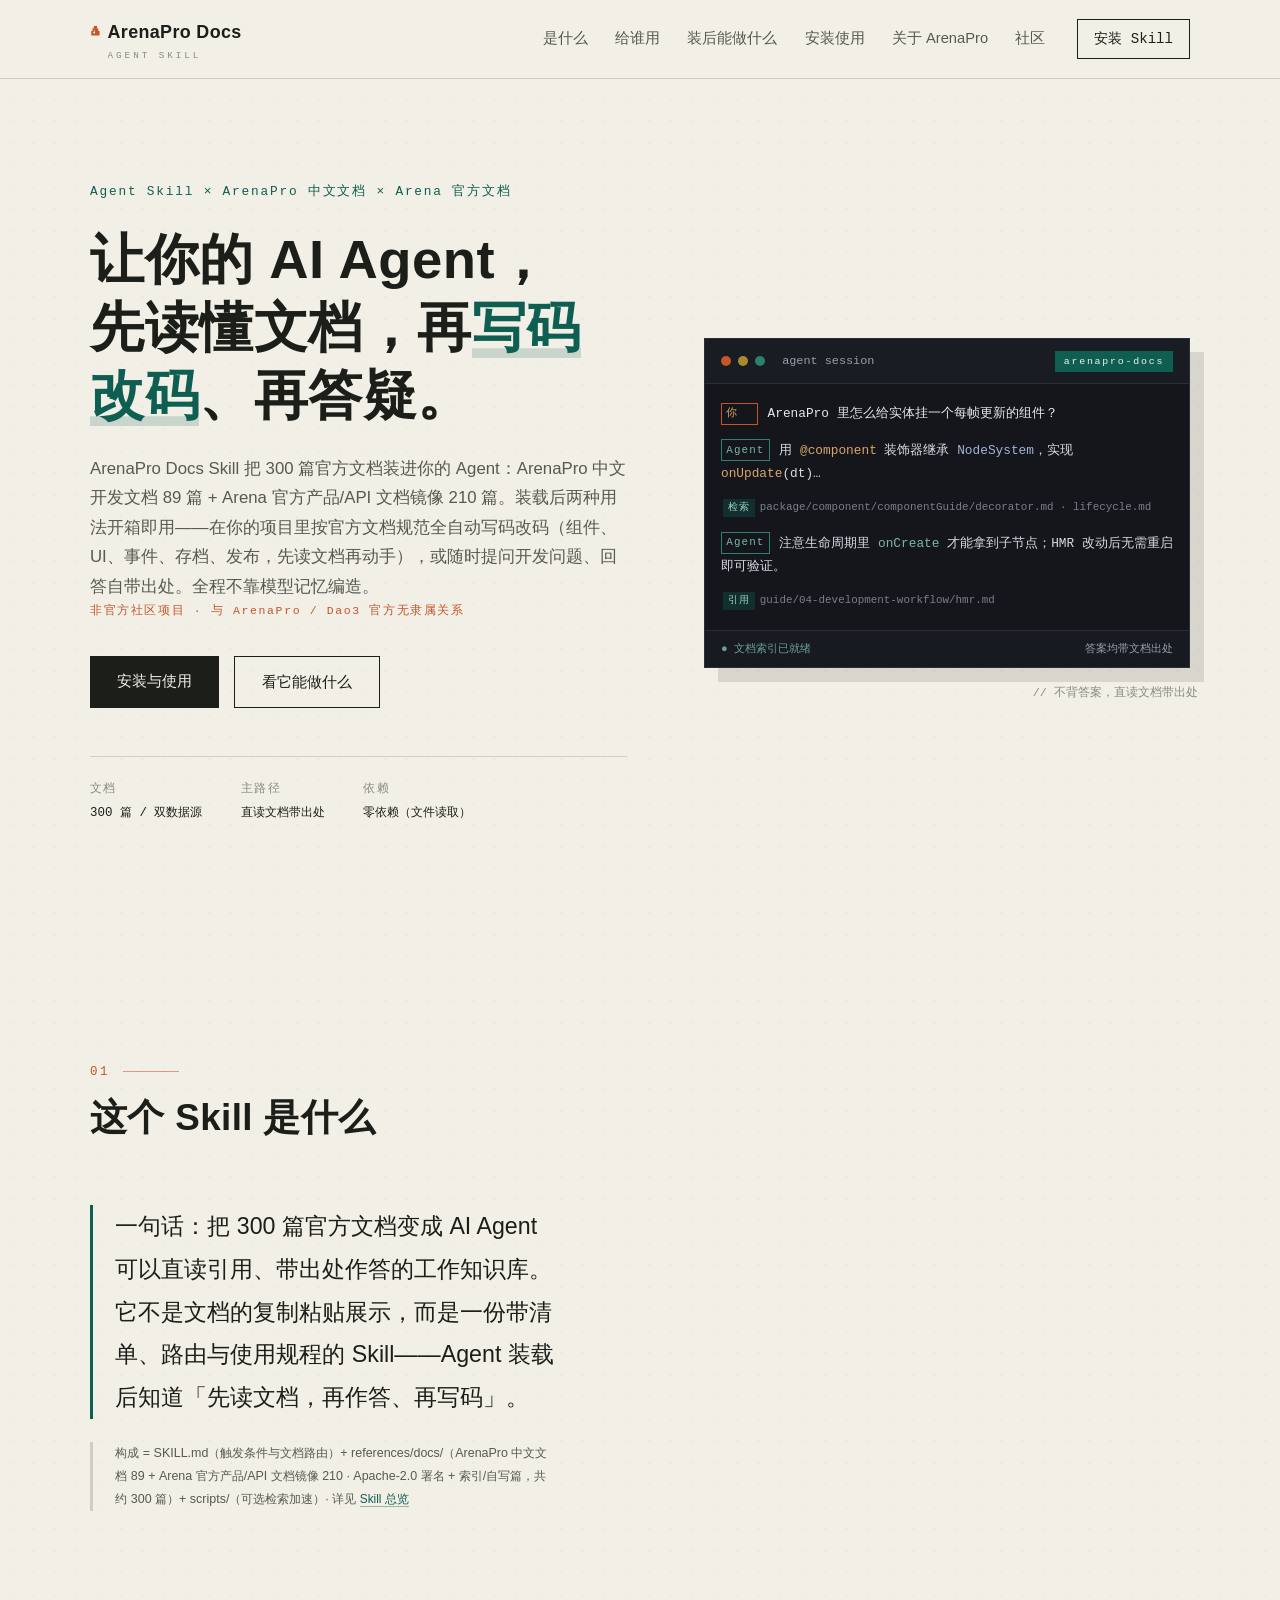
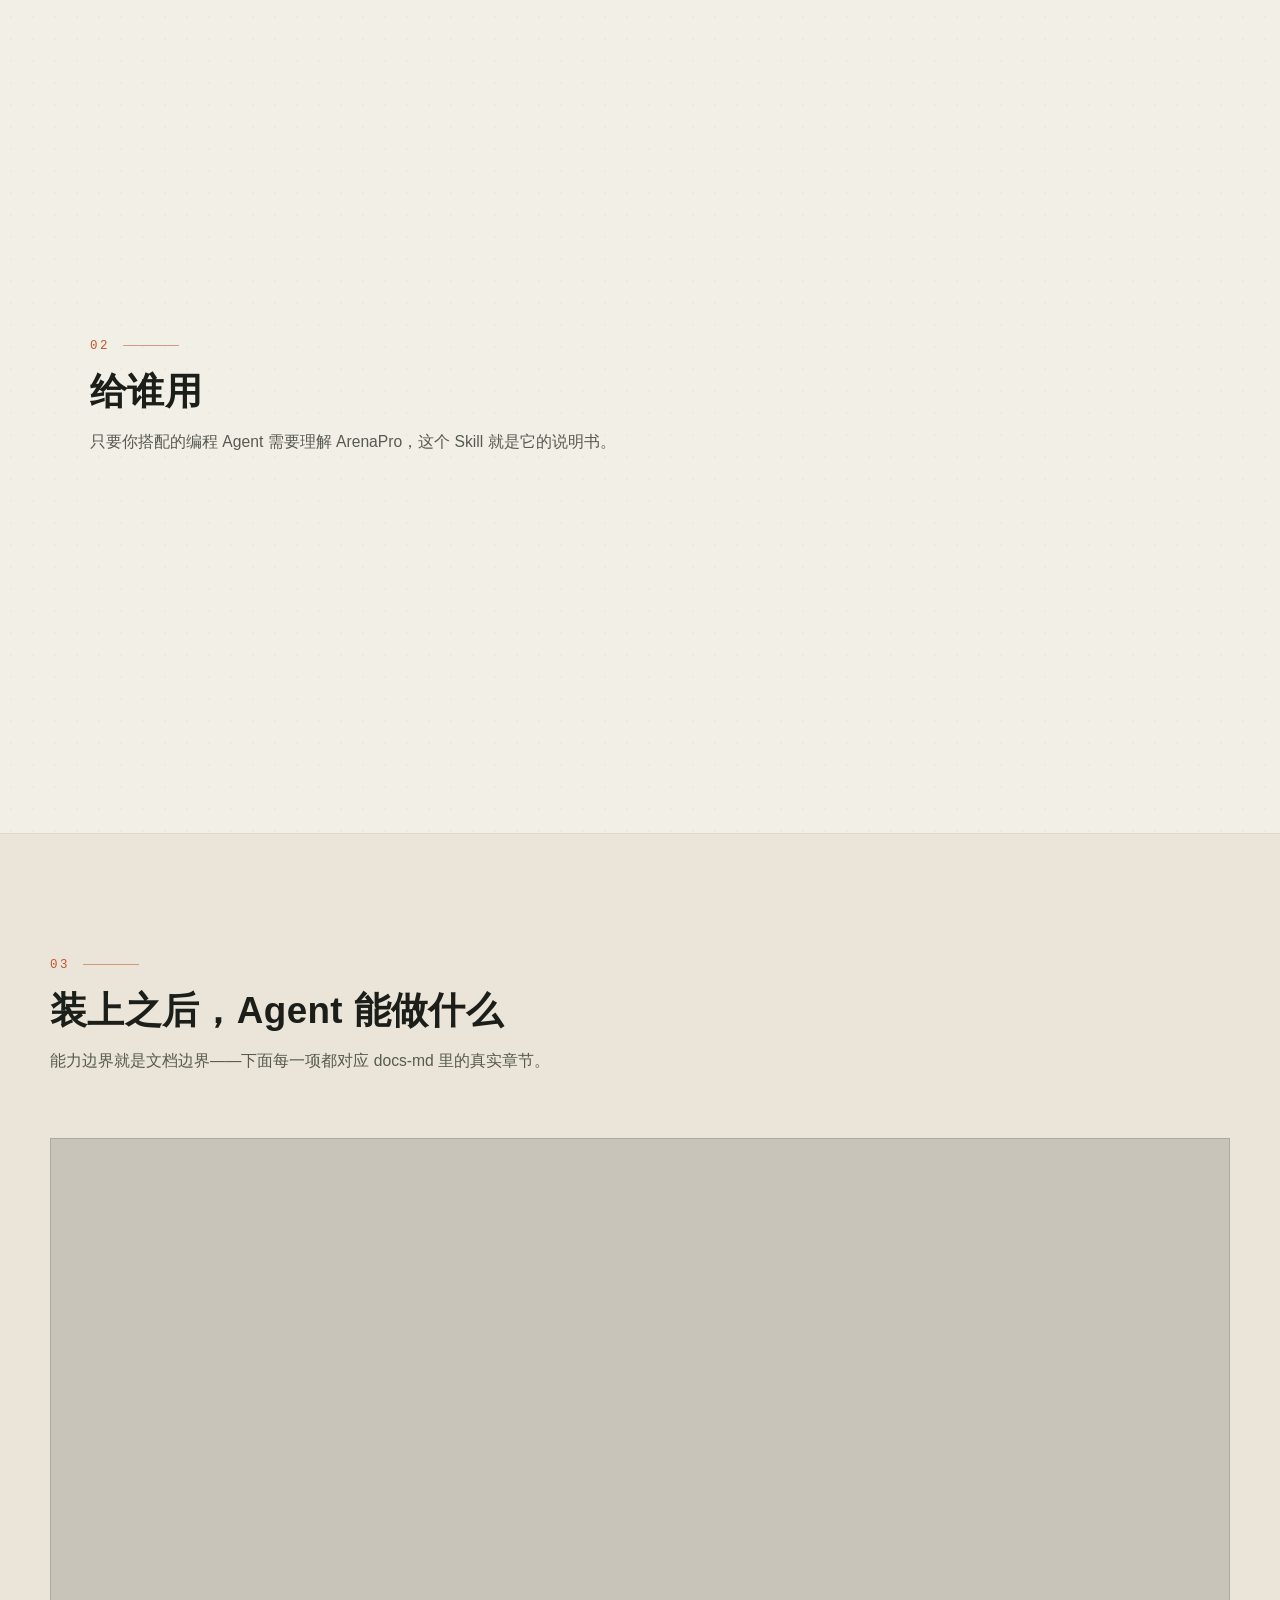
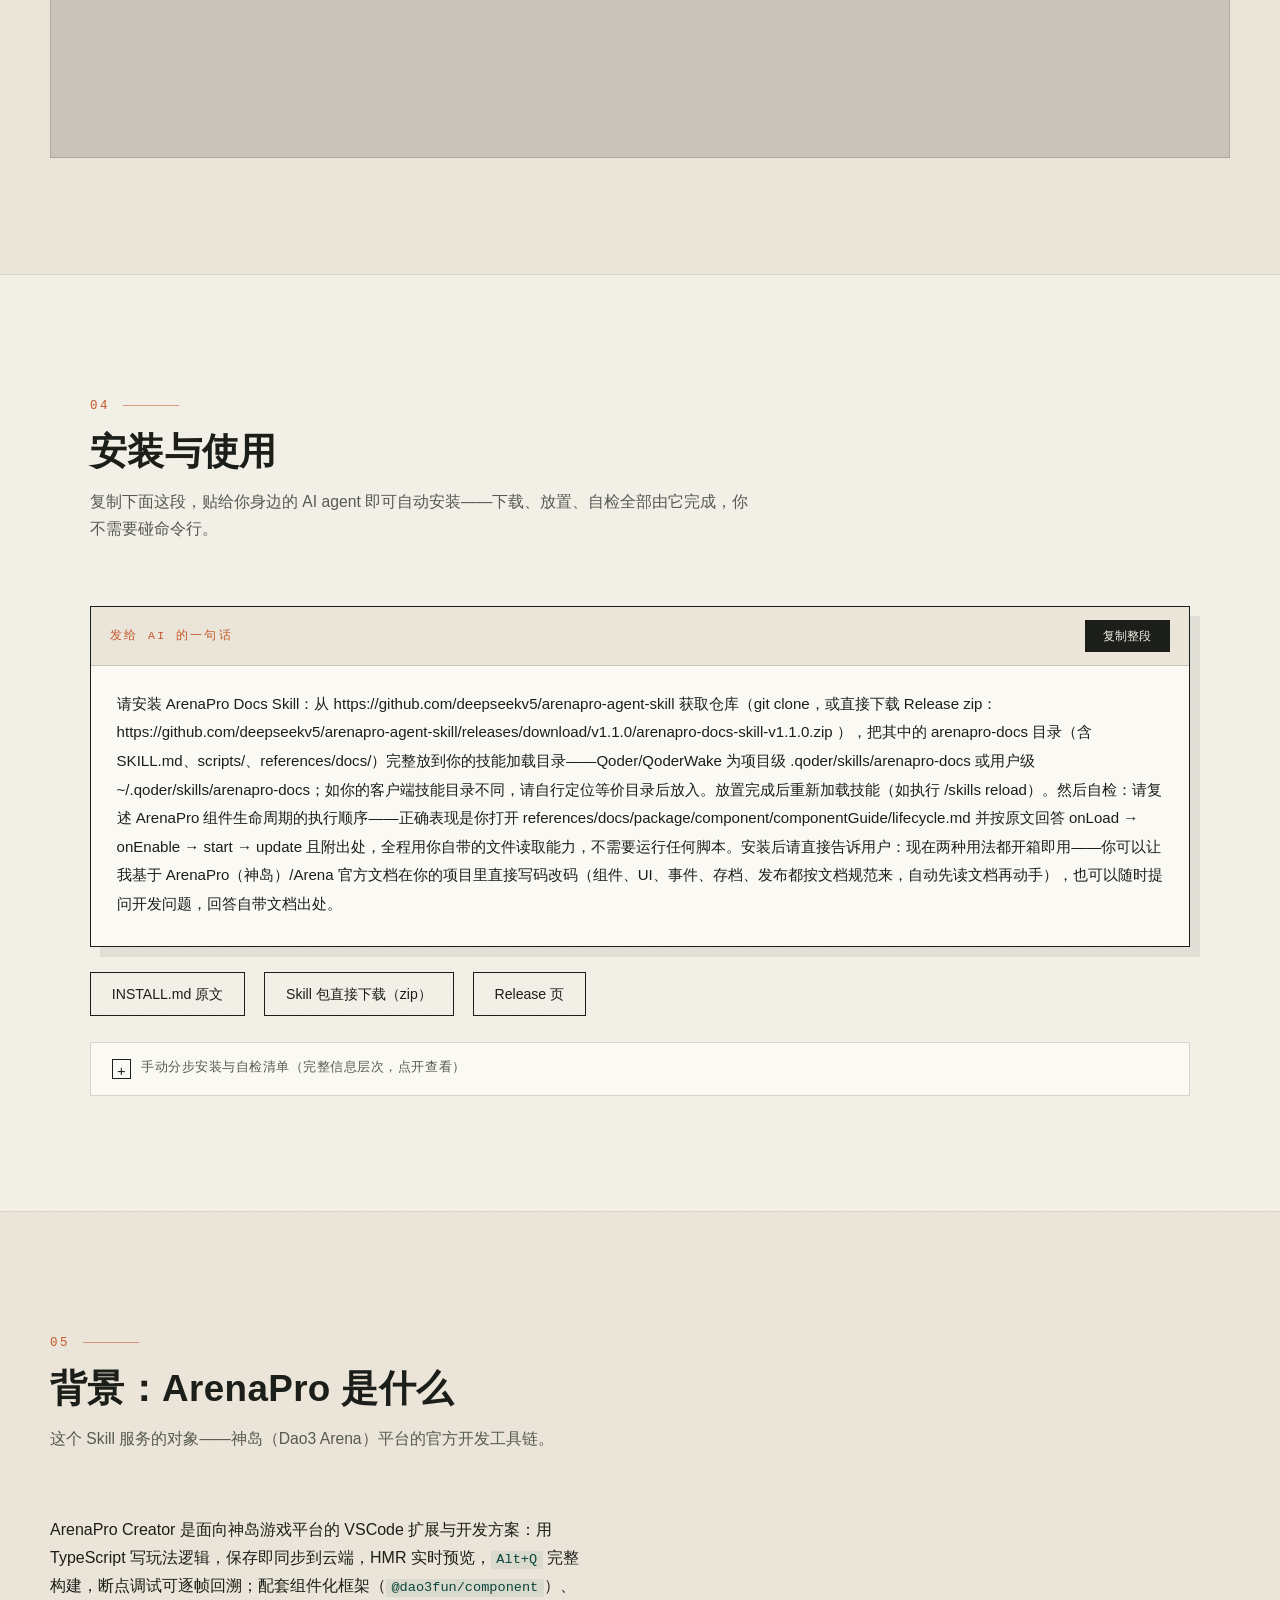
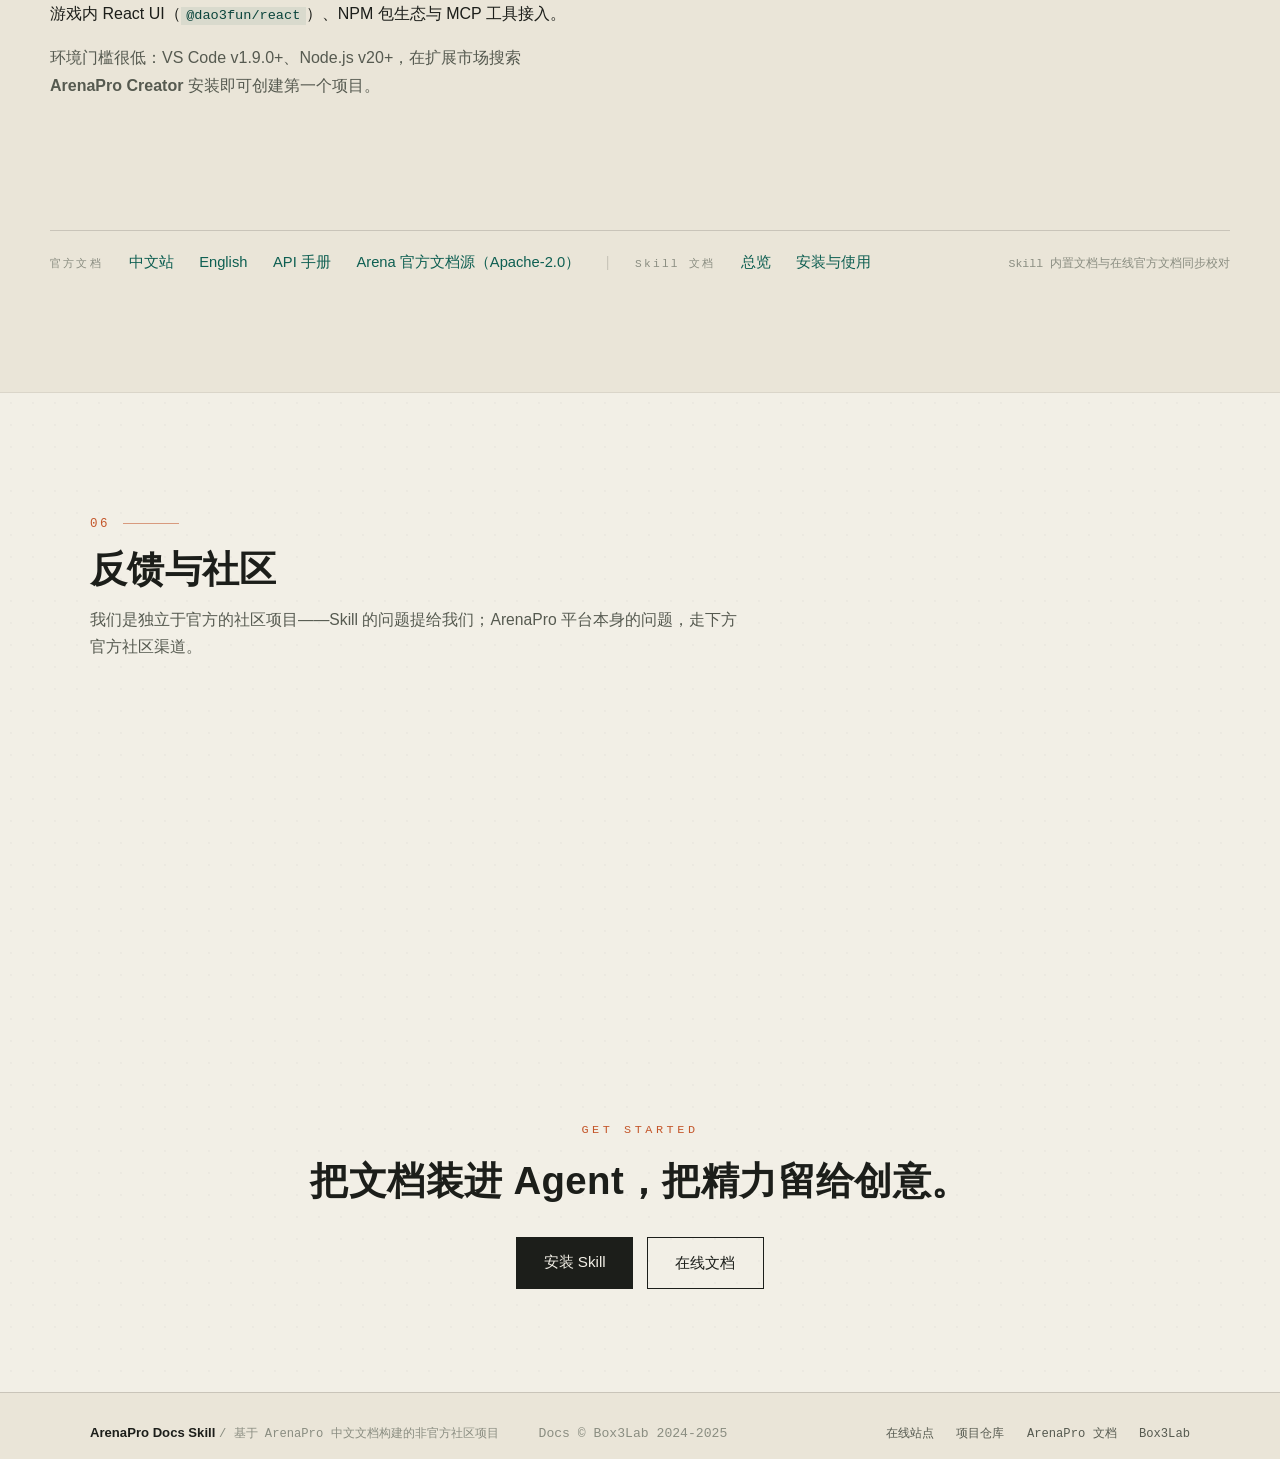
<file: index.html>
<!DOCTYPE html>
<html lang="zh-CN">
<head>
<meta charset="utf-8">
<meta http-equiv="refresh" content="0; url=./website/">
<title>ArenaPro Docs Skill</title>
</head>
<body>
正在进入 <a href="./website/">ArenaPro Docs Skill 官网</a>…
</body>
</html>
</file>
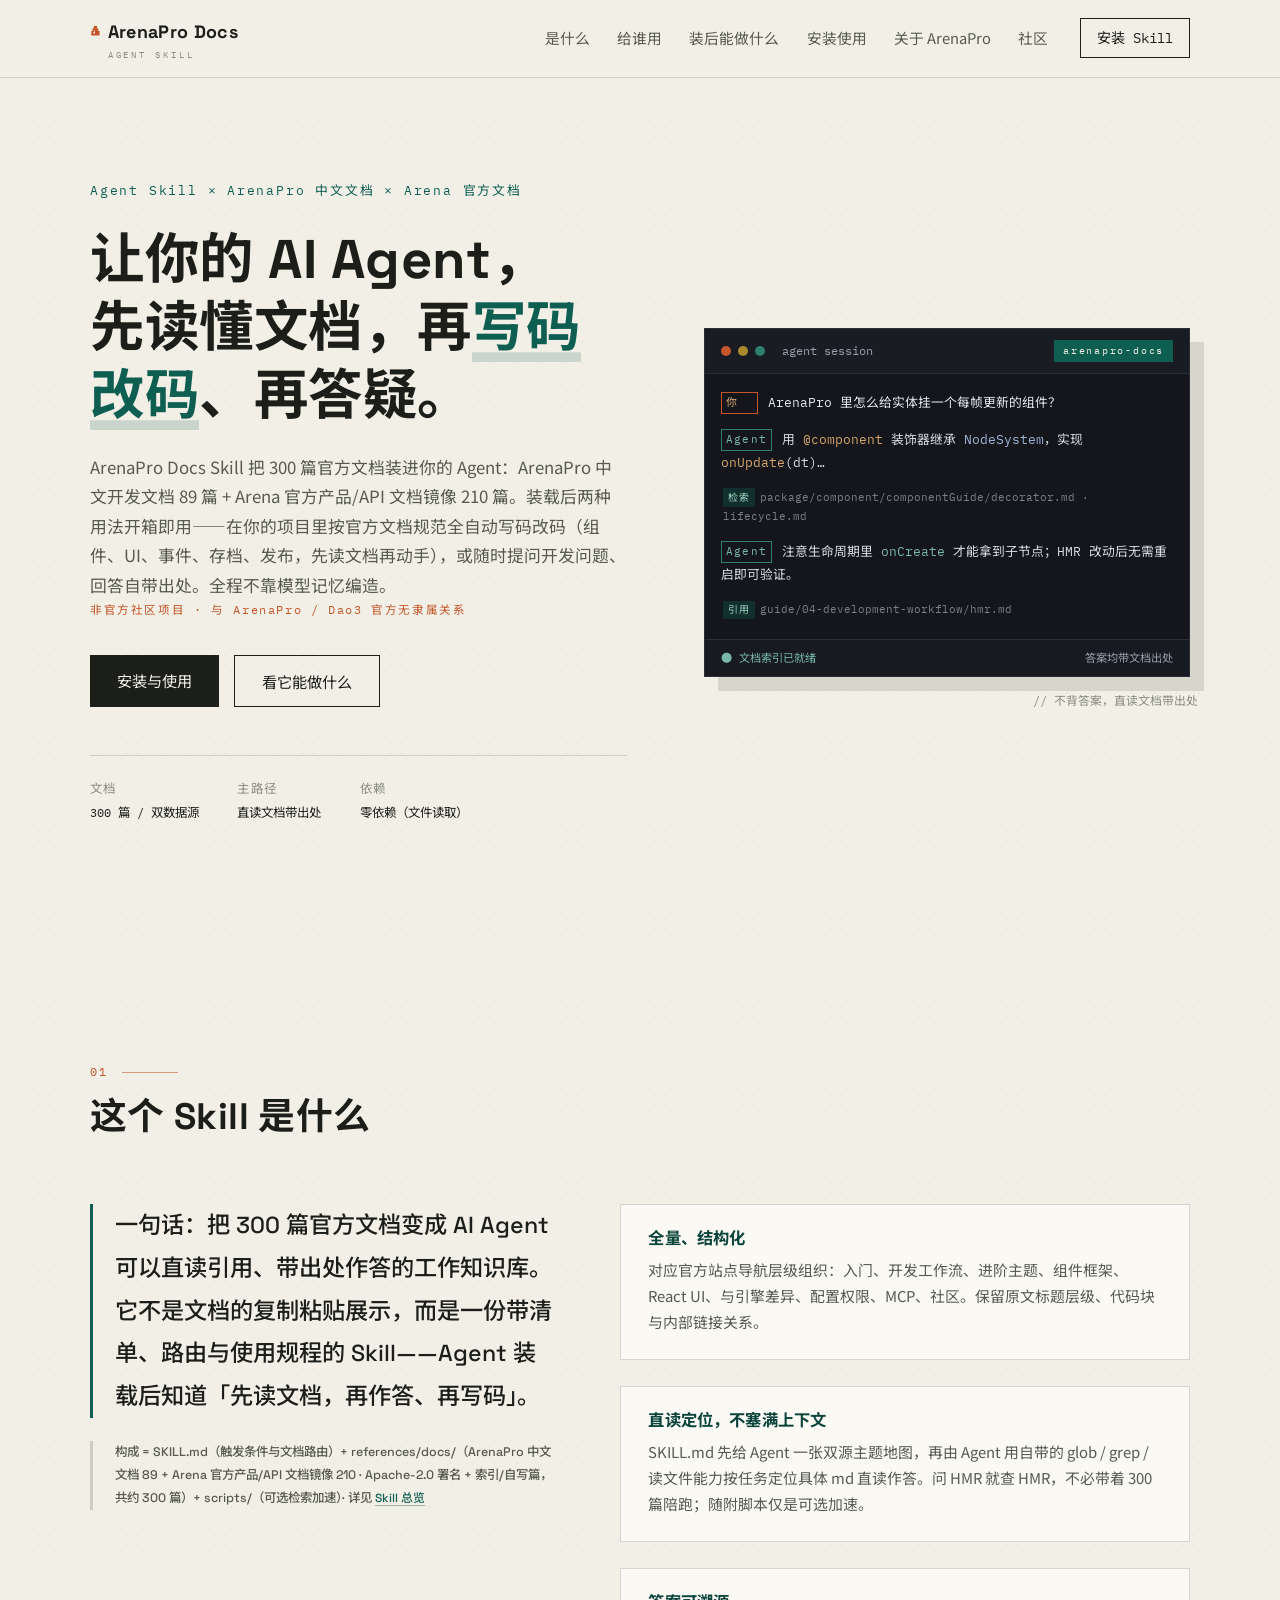
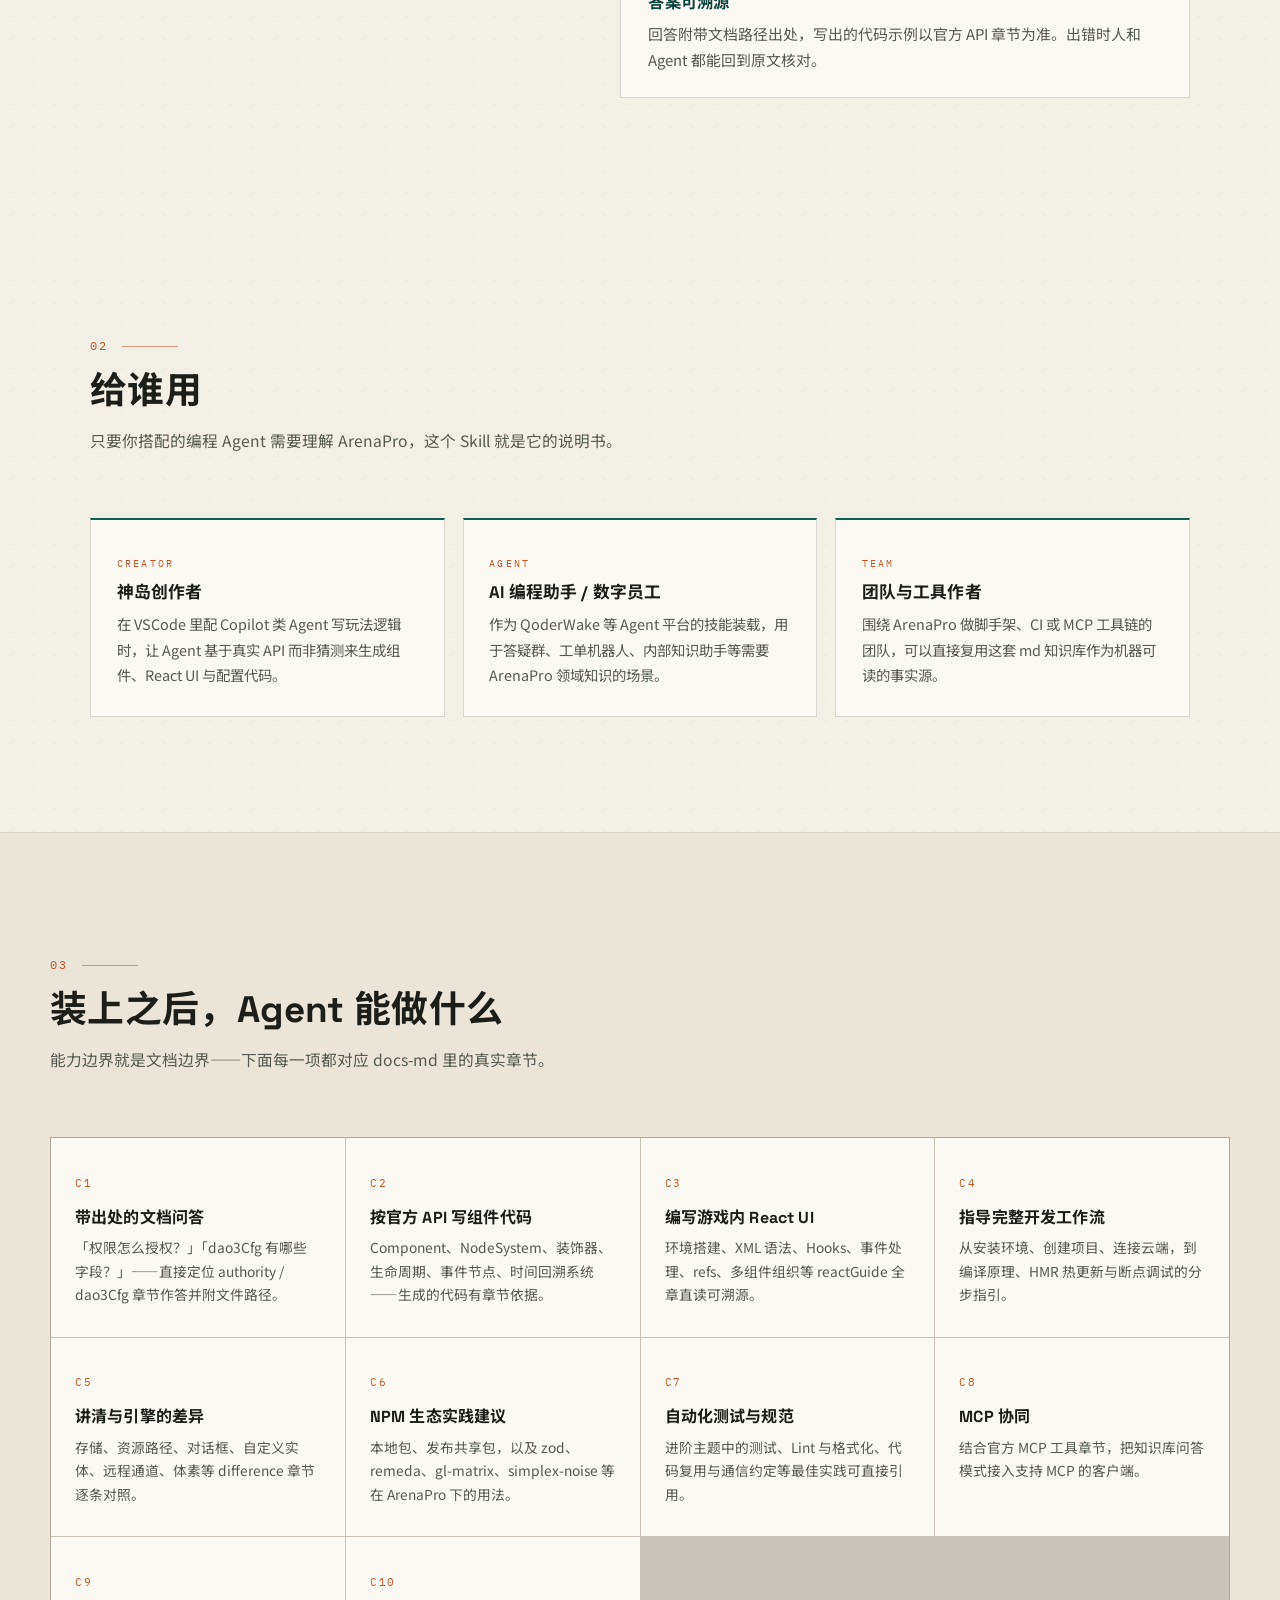
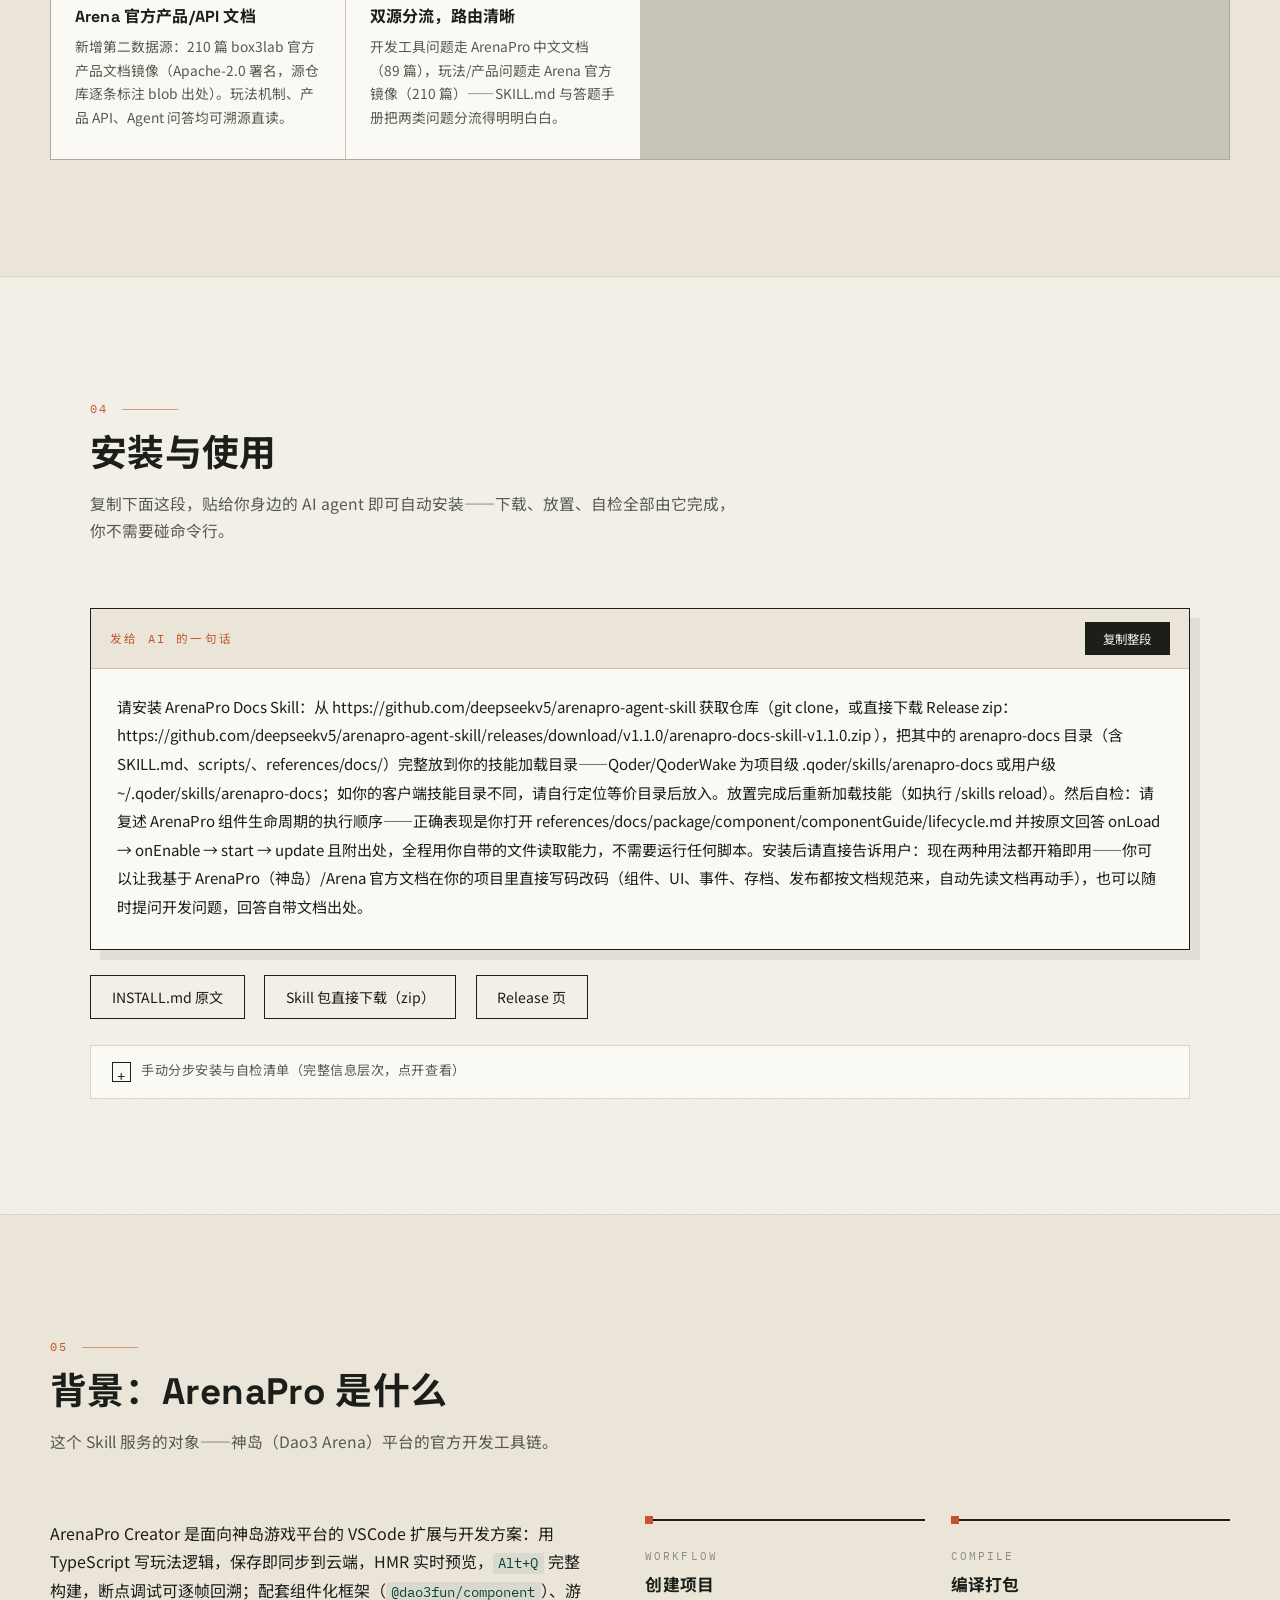
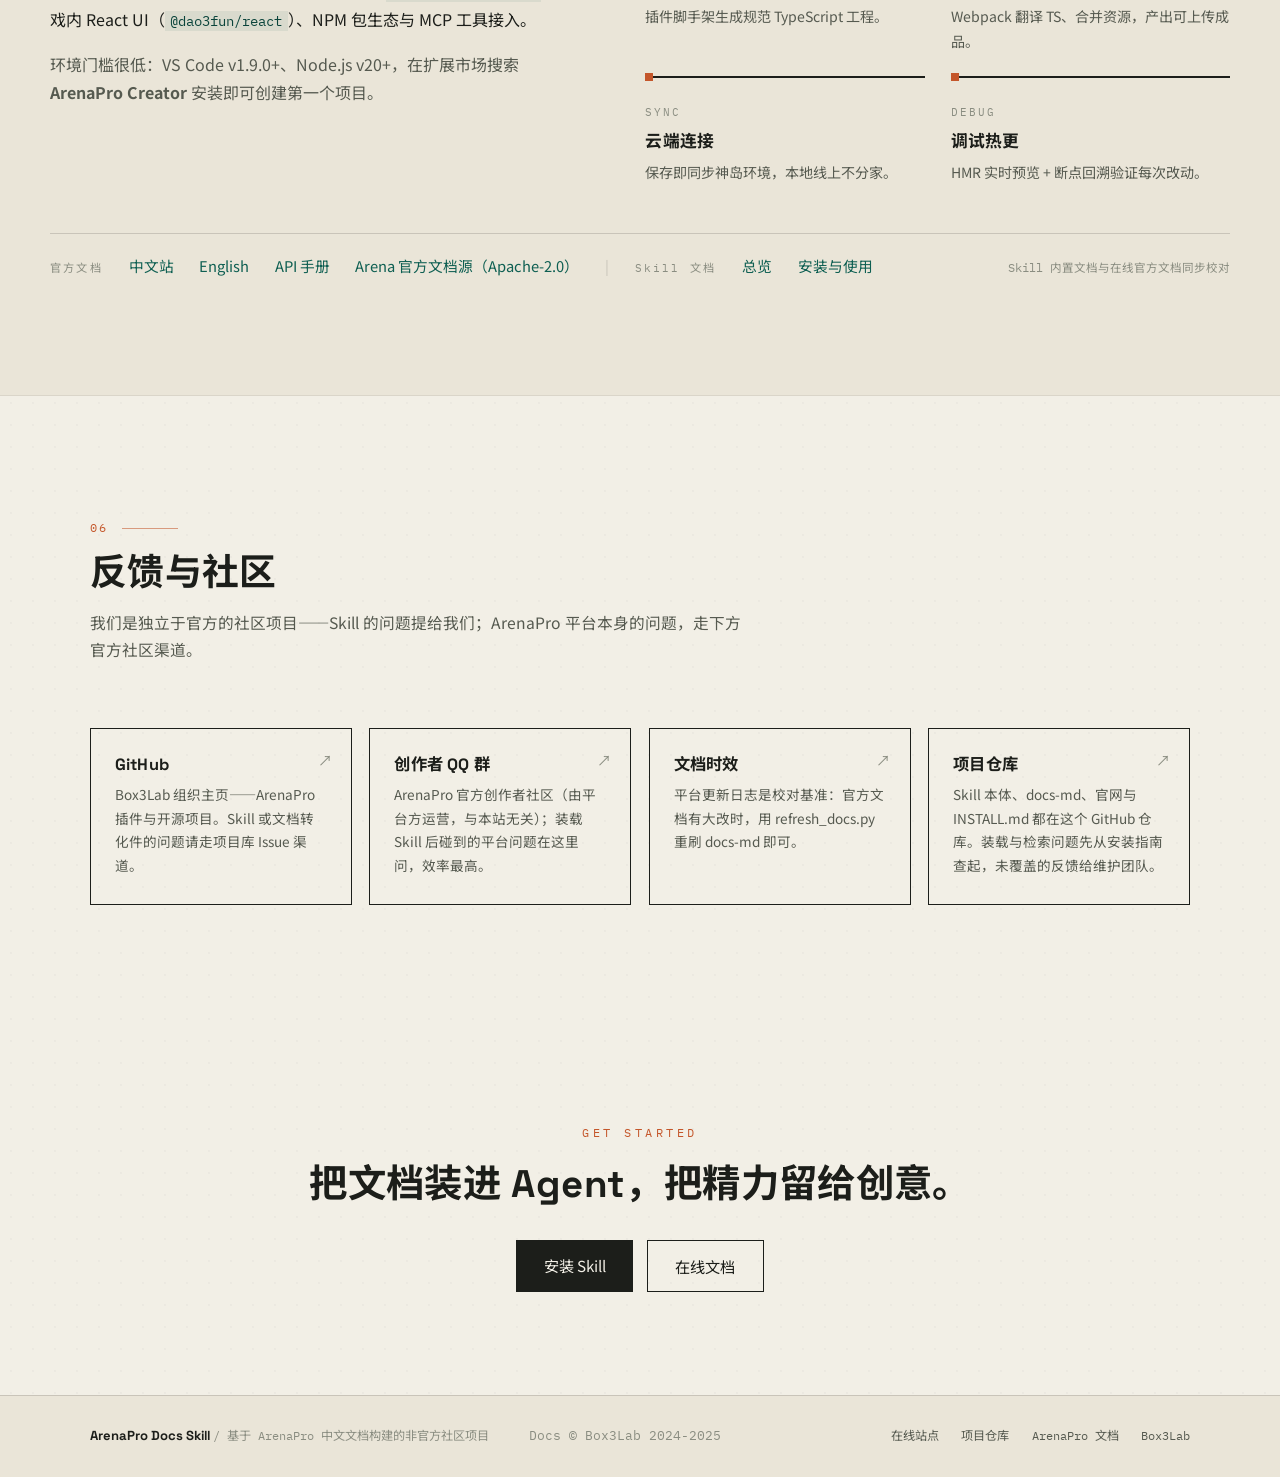
<file: website/index.html>
<!DOCTYPE html>
<html lang="zh-CN">
<head>
<meta charset="UTF-8">
<meta name="viewport" content="width=device-width, initial-scale=1.0">
<title>ArenaPro Docs Skill — 让 AI Agent 按官方文档写码改码、带出处答疑</title>
<meta name="description" content="一个可安装的 Agent Skill：将 ArenaPro 中文开发文档（89 篇）与 Arena 官方产品/API 文档镜像（210 篇）接入 AI Agent——按文档规范全自动写码改码，开发问答自带出处。">
<link rel="preconnect" href="https://fonts.googleapis.com">
<link rel="preconnect" href="https://fonts.gstatic.com" crossorigin>
<link href="https://fonts.googleapis.com/css2?family=Space+Grotesk:wght@500;700&family=IBM+Plex+Mono:wght@400;500&family=Noto+Serif+SC:wght@600;700&family=Noto+Sans+SC:wght@400;500&display=swap" rel="stylesheet">
<link rel="stylesheet" href="styles.css">
</head>
<body>
<a class="skip-link" href="#main">跳到主要内容</a>

<header class="site-nav" id="top">
  <div class="nav-inner">
    <a class="brand" href="#top" aria-label="ArenaPro Docs Skill 首页">
      <span class="brand-mark" aria-hidden="true">◮</span>
      <span class="brand-name">ArenaPro Docs<span class="brand-sub">AGENT SKILL</span></span>
    </a>
    <nav aria-label="主导航" class="nav-links" id="nav-links">
      <a href="#what">是什么</a>
      <a href="#whofor">给谁用</a>
      <a href="#capabilities">装后能做什么</a>
      <a href="#install">安装使用</a>
      <a href="#background">关于 ArenaPro</a>
      <a href="#community">社区</a>
    </nav>
    <a class="nav-cta" href="#install">安装 Skill</a>
    <button class="nav-toggle" aria-expanded="false" aria-controls="nav-links" aria-label="打开菜单">
      <span></span><span></span><span></span>
    </button>
  </div>
</header>

<main id="main">

  <!-- ============ HERO ============ -->
  <section class="hero">
    <div class="hero-grid">
      <div class="hero-copy">
        <p class="kicker mono">Agent Skill × ArenaPro 中文文档 × Arena 官方文档</p>
        <h1>让你的 AI Agent，<br>先读懂文档，再<span class="hl">写码改码</span>、再答疑。</h1>
        <p class="lead">ArenaPro Docs Skill 把 300 篇官方文档装进你的 Agent：ArenaPro 中文开发文档 89 篇 + Arena 官方产品/API 文档镜像 210 篇。装载后两种用法开箱即用——在你的项目里按官方文档规范全自动写码改码（组件、UI、事件、存档、发布，先读文档再动手），或随时提问开发问题、回答自带出处。全程不靠模型记忆编造。</p>
        <p class="unofficial mono">非官方社区项目 · 与 ArenaPro / Dao3 官方无隶属关系</p>
        <div class="hero-actions">
          <a class="btn btn-solid" href="#install">安装与使用</a>
          <a class="btn btn-line" href="#capabilities">看它能做什么</a>
        </div>
        <dl class="hero-facts mono">
          <div><dt>文档</dt><dd>300 篇 / 双数据源</dd></div>
          <div><dt>主路径</dt><dd>直读文档带出处</dd></div>
          <div><dt>依赖</dt><dd>零依赖（文件读取）</dd></div>
        </dl>
      </div>

      <div class="hero-visual" aria-hidden="true">
        <div class="agent">
          <div class="agent-bar">
            <span class="dot"></span><span class="dot"></span><span class="dot"></span>
            <span class="agent-file mono">agent session</span>
            <span class="agent-badge mono">arenapro-docs</span>
          </div>
          <div class="agent-body mono">
            <p class="msg-user"><span class="who">你</span>ArenaPro 里怎么给实体挂一个每帧更新的组件？</p>
            <p class="msg-ask"><span class="who">Agent</span>用 <span class="fn">@component</span> 装饰器继承 <span class="ty">NodeSystem</span>，实现 <span class="fn">onUpdate</span>(dt)…</p>
            <p class="msg-ref"><span class="ref-chip">检索</span>package/component/componentGuide/decorator.md · lifecycle.md</p>
            <p class="msg-ask cont"><span class="who">Agent</span>注意生命周期里 <span class="kw">onCreate</span> 才能拿到子节点；HMR 改动后无需重启即可验证。</p>
            <p class="msg-ref"><span class="ref-chip">引用</span>guide/04-development-workflow/hmr.md</p>
          </div>
          <div class="agent-status mono">
            <span class="st-sync">● 文档索引已就绪</span>
            <span>答案均带文档出处</span>
          </div>
        </div>
        <div class="visual-note mono">// 不背答案，直读文档带出处</div>
      </div>
    </div>
  </section>

  <!-- ============ 01 是什么 ============ -->
  <section class="section" id="what">
    <div class="section-head">
      <span class="sec-no mono">01</span>
      <h2>这个 Skill 是什么</h2>
    </div>
    <div class="pos-grid">
      <div class="pos-statement">
        <p>一句话：把 300 篇官方文档变成 AI Agent 可以直读引用、带出处作答的工作知识库。它不是文档的复制粘贴展示，而是一份带清单、路由与使用规程的 Skill——Agent 装载后知道「先读文档，再作答、再写码」。</p>
        <p class="pos-compo mono">构成 = SKILL.md（触发条件与文档路由）+ references/docs/（ArenaPro 中文文档 89 + Arena 官方产品/API 文档镜像 210 · Apache-2.0 署名 + 索引/自写篇，共约 300 篇）+ scripts/（可选检索加速）· 详见 <a class="inline-link" href="https://github.com/deepseekv5/arenapro-agent-skill/blob/main/docs-md/own/overview.md" target="_blank" rel="noopener">Skill 总览</a></p>
      </div>
      <div class="pos-items">
        <article class="pos-item reveal">
          <h3>全量、结构化</h3>
          <p>对应官方站点导航层级组织：入门、开发工作流、进阶主题、组件框架、React UI、与引擎差异、配置权限、MCP、社区。保留原文标题层级、代码块与内部链接关系。</p>
        </article>
        <article class="pos-item reveal">
          <h3>直读定位，不塞满上下文</h3>
          <p>SKILL.md 先给 Agent 一张双源主题地图，再由 Agent 用自带的 glob / grep / 读文件能力按任务定位具体 md 直读作答。问 HMR 就查 HMR，不必带着 300 篇陪跑；随附脚本仅是可选加速。</p>
        </article>
        <article class="pos-item reveal">
          <h3>答案可溯源</h3>
          <p>回答附带文档路径出处，写出的代码示例以官方 API 章节为准。出错时人和 Agent 都能回到原文核对。</p>
        </article>
      </div>
    </div>
  </section>

  <!-- ============ 02 给谁用 ============ -->
  <section class="section" id="whofor">
    <div class="section-head">
      <span class="sec-no mono">02</span>
      <h2>给谁用</h2>
      <p class="sec-desc">只要你搭配的编程 Agent 需要理解 ArenaPro，这个 Skill 就是它的说明书。</p>
    </div>
    <div class="who-grid">
      <div class="who-card reveal">
        <span class="who-tag mono">CREATOR</span>
        <h3>神岛创作者</h3>
        <p>在 VSCode 里配 Copilot 类 Agent 写玩法逻辑时，让 Agent 基于真实 API 而非猜测来生成组件、React UI 与配置代码。</p>
      </div>
      <div class="who-card reveal">
        <span class="who-tag mono">AGENT</span>
        <h3>AI 编程助手 / 数字员工</h3>
        <p>作为 QoderWake 等 Agent 平台的技能装载，用于答疑群、工单机器人、内部知识助手等需要 ArenaPro 领域知识的场景。</p>
      </div>
      <div class="who-card reveal">
        <span class="who-tag mono">TEAM</span>
        <h3>团队与工具作者</h3>
        <p>围绕 ArenaPro 做脚手架、CI 或 MCP 工具链的团队，可以直接复用这套 md 知识库作为机器可读的事实源。</p>
      </div>
    </div>
  </section>

  <!-- ============ 03 装后能做什么 ============ -->
  <section class="section section-tone" id="capabilities">
    <div class="section-head">
      <span class="sec-no mono">03</span>
      <h2>装上之后，Agent 能做什么</h2>
      <p class="sec-desc">能力边界就是文档边界——下面每一项都对应 docs-md 里的真实章节。</p>
    </div>
    <ul class="cap-grid" role="list">
      <li class="cap reveal">
        <span class="cap-no mono">C1</span>
        <h3>带出处的文档问答</h3>
        <p>「权限怎么授权？」「dao3Cfg 有哪些字段？」——直接定位 authority / dao3Cfg 章节作答并附文件路径。</p>
      </li>
      <li class="cap reveal">
        <span class="cap-no mono">C2</span>
        <h3>按官方 API 写组件代码</h3>
        <p>Component、NodeSystem、装饰器、生命周期、事件节点、时间回溯系统——生成的代码有章节依据。</p>
      </li>
      <li class="cap reveal">
        <span class="cap-no mono">C3</span>
        <h3>编写游戏内 React UI</h3>
        <p>环境搭建、XML 语法、Hooks、事件处理、refs、多组件组织等 reactGuide 全章直读可溯源。</p>
      </li>
      <li class="cap reveal">
        <span class="cap-no mono">C4</span>
        <h3>指导完整开发工作流</h3>
        <p>从安装环境、创建项目、连接云端，到编译原理、HMR 热更新与断点调试的分步指引。</p>
      </li>
      <li class="cap reveal">
        <span class="cap-no mono">C5</span>
        <h3>讲清与引擎的差异</h3>
        <p>存储、资源路径、对话框、自定义实体、远程通道、体素等 difference 章节逐条对照。</p>
      </li>
      <li class="cap reveal">
        <span class="cap-no mono">C6</span>
        <h3>NPM 生态实践建议</h3>
        <p>本地包、发布共享包，以及 zod、remeda、gl-matrix、simplex-noise 等在 ArenaPro 下的用法。</p>
      </li>
      <li class="cap reveal">
        <span class="cap-no mono">C7</span>
        <h3>自动化测试与规范</h3>
        <p>进阶主题中的测试、Lint 与格式化、代码复用与通信约定等最佳实践可直接引用。</p>
      </li>
      <li class="cap reveal">
        <span class="cap-no mono">C8</span>
        <h3>MCP 协同</h3>
        <p>结合官方 MCP 工具章节，把知识库问答模式接入支持 MCP 的客户端。</p>
      </li>
      <li class="cap reveal">
        <span class="cap-no mono">C9</span>
        <h3>Arena 官方产品/API 文档</h3>
        <p>新增第二数据源：210 篇 box3lab 官方产品文档镜像（Apache-2.0 署名，源仓库逐条标注 blob 出处）。玩法机制、产品 API、Agent 问答均可溯源直读。</p>
      </li>
      <li class="cap reveal">
        <span class="cap-no mono">C10</span>
        <h3>双源分流，路由清晰</h3>
        <p>开发工具问题走 ArenaPro 中文文档（89 篇），玩法/产品问题走 Arena 官方镜像（210 篇）——SKILL.md 与答题手册把两类问题分流得明明白白。</p>
      </li>
    </ul>
  </section>

  <!-- ============ 04 安装与使用 ============ -->
  <section class="section" id="install">
    <div class="section-head">
      <span class="sec-no mono">04</span>
      <h2>安装与使用</h2>
      <p class="sec-desc">复制下面这段，贴给你身边的 AI agent 即可自动安装——下载、放置、自检全部由它完成，你不需要碰命令行。</p>
    </div>

    <figure class="one-shot">
      <figcaption class="one-shot-head">
        <span class="one-shot-label mono">发给 AI 的一句话</span>
        <button class="copy-btn" type="button" data-copy-target="one-shot-text">复制整段</button>
      </figcaption>
      <blockquote class="one-shot-text" id="one-shot-text">请安装 ArenaPro Docs Skill：从 https://github.com/deepseekv5/arenapro-agent-skill 获取仓库（git clone，或直接下载 Release zip：https://github.com/deepseekv5/arenapro-agent-skill/releases/download/v1.1.0/arenapro-docs-skill-v1.1.0.zip ），把其中的 arenapro-docs 目录（含 SKILL.md、scripts/、references/docs/）完整放到你的技能加载目录——Qoder/QoderWake 为项目级 .qoder/skills/arenapro-docs 或用户级 ~/.qoder/skills/arenapro-docs；如你的客户端技能目录不同，请自行定位等价目录后放入。放置完成后重新加载技能（如执行 /skills reload）。然后自检：请复述 ArenaPro 组件生命周期的执行顺序——正确表现是你打开 references/docs/package/component/componentGuide/lifecycle.md 并按原文回答 onLoad → onEnable → start → update 且附出处，全程用你自带的文件读取能力，不需要运行任何脚本。安装后请直接告诉用户：现在两种用法都开箱即用——你可以让我基于 ArenaPro（神岛）/Arena 官方文档在你的项目里直接写码改码（组件、UI、事件、存档、发布都按文档规范来，自动先读文档再动手），也可以随时提问开发问题，回答自带文档出处。</blockquote>
    </figure>

    <div class="install-more">
      <a class="btn btn-line" href="https://github.com/deepseekv5/arenapro-agent-skill/blob/main/INSTALL.md" target="_blank" rel="noopener">INSTALL.md 原文</a>
      <a class="btn btn-line" href="https://github.com/deepseekv5/arenapro-agent-skill/releases/download/v1.1.0/arenapro-docs-skill-v1.1.0.zip">Skill 包直接下载（zip）</a>
      <a class="btn btn-line" href="https://github.com/deepseekv5/arenapro-agent-skill/releases" target="_blank" rel="noopener">Release 页</a>
    </div>

    <details class="install-details">
      <summary>手动分步安装与自检清单（完整信息层次，点开查看）</summary>
      <div class="install-details-body">
        <h3>路径 A · git clone</h3>
        <pre class="code-line mono"><code>git clone https://github.com/deepseekv5/arenapro-agent-skill.git
cp -r arenapro-agent-skill/skill/arenapro-docs ~/.qoder/skills/   # 或项目级 .qoder/skills/</code></pre>
        <h3>路径 B · 免 git 下载 zip</h3>
        <p>下载上方 Release zip，解压得到 <code>arenapro-docs/</code>，整个目录放进技能目录即可。</p>
        <h3>安装后自检</h3>
        <ol>
          <li>技能目录内存在 <code>SKILL.md</code> 与 <code>references/docs/</code>（约 300 篇 md：ArenaPro 中文文档 89 + Arena 官方产品文档镜像 210 + 索引/自写篇）。</li>
          <li>让 agent 复述「ArenaPro 组件生命周期执行顺序」：应通读 <code>references/docs/package/component/componentGuide/lifecycle.md</code> 答出 onLoad → onEnable → start → update 且附出处。只用文件读取能力，通过即安装成功。</li>
          <li>功能不依赖任何脚本；<code>scripts/</code> 下两个 python 工具仅是可选便利项（search.py 检索加速、refresh_docs.py 刷新快照），跳过不影响安装与使用。</li>
          <li>跟随最新文档：项目库内设 <code>ARENAPRO_DOCS_DIR</code> 指向 docs-md 即可回指，无需重装。</li>
        </ol>
        <p class="details-note mono">以上口径以仓库 <a class="inline-link" href="https://github.com/deepseekv5/arenapro-agent-skill/blob/main/INSTALL.md" target="_blank" rel="noopener">INSTALL.md</a> 为单一事实源。</p>
      </div>
    </details>
  </section>

  <!-- ============ 05 背景：ArenaPro ============ -->
  <section class="section section-tone" id="background">
    <div class="section-head">
      <span class="sec-no mono">05</span>
      <h2>背景：ArenaPro 是什么</h2>
      <p class="sec-desc">这个 Skill 服务的对象——神岛（Dao3 Arena）平台的官方开发工具链。</p>
    </div>
    <div class="bg-grid">
      <div class="bg-copy">
        <p>ArenaPro Creator 是面向神岛游戏平台的 VSCode 扩展与开发方案：用 TypeScript 写玩法逻辑，保存即同步到云端，HMR 实时预览，<code>Alt+Q</code> 完整构建，断点调试可逐帧回溯；配套组件化框架（<code>@dao3fun/component</code>）、游戏内 React UI（<code>@dao3fun/react</code>）、NPM 包生态与 MCP 工具接入。</p>
        <p>环境门槛很低：VS Code v1.9.0+、Node.js v20+，在扩展市场搜索 <strong>ArenaPro Creator</strong> 安装即可创建第一个项目。</p>
      </div>
      <ol class="flow flow-4" role="list">
        <li class="flow-step reveal"><span class="flow-idx mono">WORKFLOW</span><h3>创建项目</h3><p>插件脚手架生成规范 TypeScript 工程。</p></li>
        <li class="flow-step reveal"><span class="flow-idx mono">COMPILE</span><h3>编译打包</h3><p>Webpack 翻译 TS、合并资源，产出可上传成品。</p></li>
        <li class="flow-step reveal"><span class="flow-idx mono">SYNC</span><h3>云端连接</h3><p>保存即同步神岛环境，本地线上不分家。</p></li>
        <li class="flow-step reveal"><span class="flow-idx mono">DEBUG</span><h3>调试热更</h3><p>HMR 实时预览 + 断点回溯验证每次改动。</p></li>
      </ol>
    </div>
    <div class="docs-strip">
      <span class="docs-strip-label mono">官方文档</span>
      <a href="https://docs.dao3.fun/arenapro/zh/" target="_blank" rel="noopener">中文站</a>
      <a href="https://docs.dao3.fun/arenapro/en/" target="_blank" rel="noopener">English</a>
      <a href="https://docs.box3lab.com/apapi/" target="_blank" rel="noopener">API 手册</a>
      <a href="https://github.com/box3lab/box3-product-document" target="_blank" rel="noopener">Arena 官方文档源（Apache-2.0）</a>
      <span class="docs-strip-sep" aria-hidden="true">|</span>
      <span class="docs-strip-label mono">Skill 文档</span>
      <a href="https://github.com/deepseekv5/arenapro-agent-skill/blob/main/docs-md/own/overview.md" target="_blank" rel="noopener">总览</a>
      <a href="https://github.com/deepseekv5/arenapro-agent-skill/blob/main/docs-md/own/installation-and-usage.md" target="_blank" rel="noopener">安装与使用</a>
      <span class="docs-strip-hint mono">Skill 内置文档与在线官方文档同步校对</span>
    </div>
  </section>

  <!-- ============ 06 社区 ============ -->
  <section class="section" id="community">
    <div class="section-head">
      <span class="sec-no mono">06</span>
      <h2>反馈与社区</h2>
      <p class="sec-desc">我们是独立于官方的社区项目——Skill 的问题提给我们；ArenaPro 平台本身的问题，走下方官方社区渠道。</p>
    </div>
    <div class="comm-grid">
      <a class="comm-card reveal" href="https://github.com/box3lab" target="_blank" rel="noopener">
        <h3>GitHub</h3>
        <p>Box3Lab 组织主页——ArenaPro 插件与开源项目。Skill 或文档转化件的问题请走项目库 Issue 渠道。</p>
        <span class="comm-arrow" aria-hidden="true">↗</span>
      </a>
      <a class="comm-card reveal" href="https://qm.qq.com/cgi-bin/qm/qr?authKey=LteV6YzMX0xKmrQSp8%2BaNi6YUdonwyVMc44npCKlNymwnoWVZBmG5Y4S4N9RwxEP&amp;k=JeZQYLLnherYW6pGlbODkErutSmbkzr-&amp;noverify=0" target="_blank" rel="noopener">
        <h3>创作者 QQ 群</h3>
        <p>ArenaPro 官方创作者社区（由平台方运营，与本站无关）；装载 Skill 后碰到的平台问题在这里问，效率最高。</p>
        <span class="comm-arrow" aria-hidden="true">↗</span>
      </a>
      <a class="comm-card reveal" href="https://docs.dao3.fun/arenapro/zh/community/release-notes.html" target="_blank" rel="noopener">
        <h3>文档时效</h3>
        <p>平台更新日志是校对基准：官方文档有大改时，用 refresh_docs.py 重刷 docs-md 即可。</p>
        <span class="comm-arrow" aria-hidden="true">↗</span>
      </a>
      <a class="comm-card reveal" href="https://github.com/deepseekv5/arenapro-agent-skill" target="_blank" rel="noopener">
        <h3>项目仓库</h3>
        <p>Skill 本体、docs-md、官网与 INSTALL.md 都在这个 GitHub 仓库。装载与检索问题先从安装指南查起，未覆盖的反馈给维护团队。</p>
        <span class="comm-arrow" aria-hidden="true">↗</span>
      </a>
    </div>
  </section>

  <!-- ============ 尾章 ============ -->
  <section class="endcap">
    <p class="endcap-kicker mono">GET STARTED</p>
    <h2>把文档装进 Agent，把精力留给创意。</h2>
    <div class="hero-actions">
      <a class="btn btn-solid" href="#install">安装 Skill</a>
      <a class="btn btn-line" href="https://docs.dao3.fun/arenapro/zh/" target="_blank" rel="noopener">在线文档</a>
    </div>
  </section>

</main>

<footer class="site-footer">
  <div class="foot-inner">
    <p class="foot-brand">ArenaPro Docs Skill <span class="mono">/ 基于 ArenaPro 中文文档构建的非官方社区项目</span></p>
    <p class="foot-copy mono">Docs © Box3Lab 2024-2025</p>
    <nav class="foot-links" aria-label="页脚导航">
      <a href="https://deepseekv5.github.io/arenapro-agent-skill/" target="_blank" rel="noopener">在线站点</a>
      <a href="https://github.com/deepseekv5/arenapro-agent-skill" target="_blank" rel="noopener">项目仓库</a>
      <a href="https://docs.dao3.fun/arenapro/zh/" target="_blank" rel="noopener">ArenaPro 文档</a>
      <a href="https://github.com/box3lab" target="_blank" rel="noopener">Box3Lab</a>
    </nav>
  </div>
</footer>

<script src="app.js"></script>
</body>
</html>
</file>
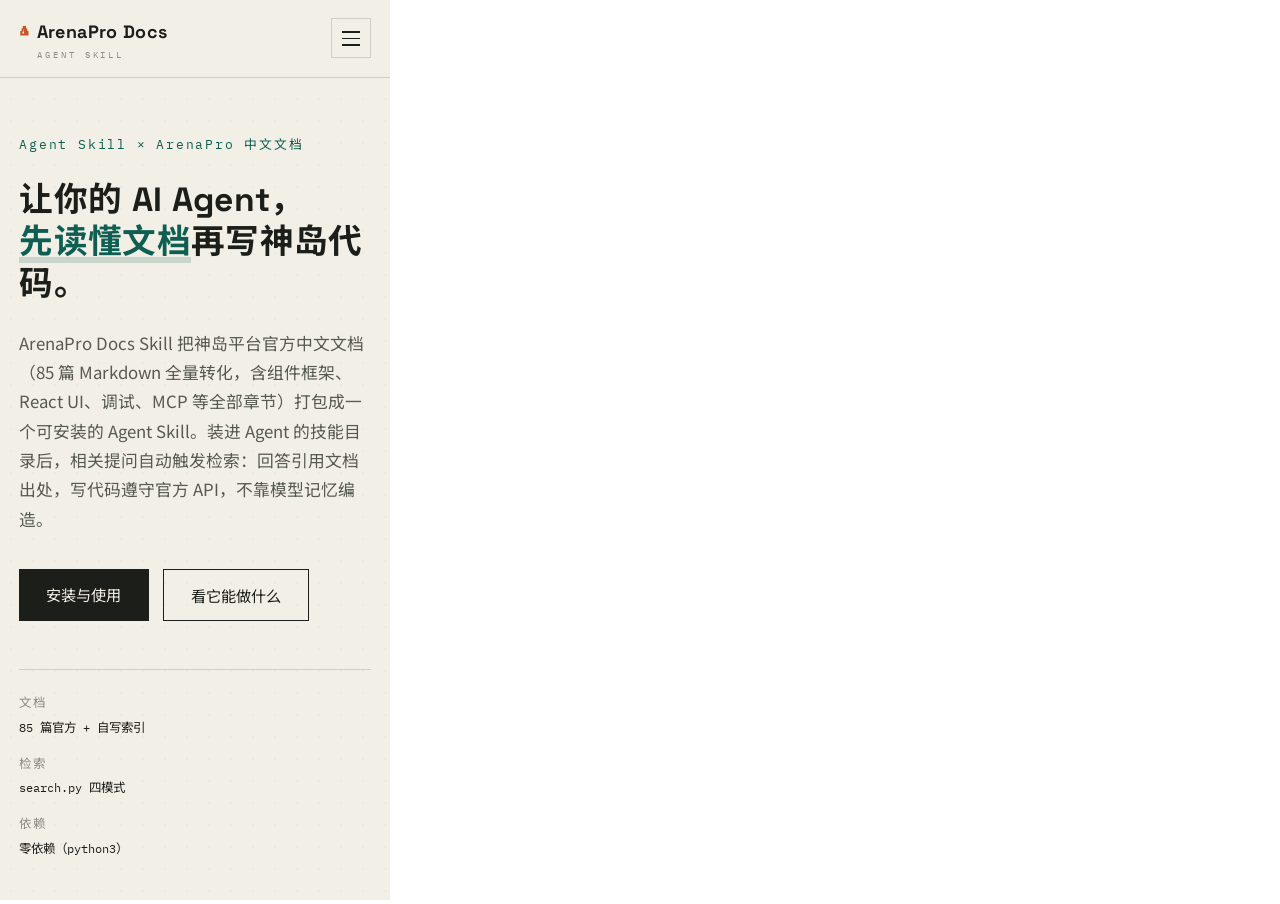
<file: qa/evidence/iframe390-install.html>
<!DOCTYPE html><html><head><meta charset="UTF-8"><style>body{margin:0}iframe{border:0;width:390px;height:900px}</style></head><body>
<iframe id="f" srcdoc="<!DOCTYPE html>
<html lang=&quot;zh-CN&quot;>
<head>
<meta charset=&quot;UTF-8&quot;>
<meta name=&quot;viewport&quot; content=&quot;width=device-width, initial-scale=1.0&quot;>
<title>ArenaPro Docs Skill — 让 AI Agent 带着完整ArenaPro文档写代码</title>
<meta name=&quot;description&quot; content=&quot;一个可安装的 Agent Skill：将 ArenaPro（神岛平台）中文文档全量接入 AI Agent，按需检索、带出处回答、指导开发工作流。&quot;>
<link rel=&quot;preconnect&quot; href=&quot;https://fonts.googleapis.com&quot;>
<link rel=&quot;preconnect&quot; href=&quot;https://fonts.gstatic.com&quot; crossorigin>
<link href=&quot;https://fonts.googleapis.com/css2?family=Space+Grotesk:wght@500;700&amp;family=IBM+Plex+Mono:wght@400;500&amp;family=Noto+Serif+SC:wght@600;700&amp;family=Noto+Sans+SC:wght@400;500&amp;display=swap&quot; rel=&quot;stylesheet&quot;>
<link rel=&quot;stylesheet&quot; href=&quot;styles.css&quot;>
</head>
<body>
<a class=&quot;skip-link&quot; href=&quot;#main&quot;>跳到主要内容</a>

<header class=&quot;site-nav&quot; id=&quot;top&quot;>
  <div class=&quot;nav-inner&quot;>
    <a class=&quot;brand&quot; href=&quot;#top&quot; aria-label=&quot;ArenaPro Docs Skill 首页&quot;>
      <span class=&quot;brand-mark&quot; aria-hidden=&quot;true&quot;>◮</span>
      <span class=&quot;brand-name&quot;>ArenaPro Docs<span class=&quot;brand-sub&quot;>AGENT SKILL</span></span>
    </a>
    <nav aria-label=&quot;主导航&quot; class=&quot;nav-links&quot; id=&quot;nav-links&quot;>
      <a href=&quot;#what&quot;>是什么</a>
      <a href=&quot;#whofor&quot;>给谁用</a>
      <a href=&quot;#capabilities&quot;>装后能做什么</a>
      <a href=&quot;#install&quot;>安装使用</a>
      <a href=&quot;#background&quot;>关于 ArenaPro</a>
      <a href=&quot;#community&quot;>社区</a>
    </nav>
    <a class=&quot;nav-cta&quot; href=&quot;#install&quot;>安装 Skill</a>
    <button class=&quot;nav-toggle&quot; aria-expanded=&quot;false&quot; aria-controls=&quot;nav-links&quot; aria-label=&quot;打开菜单&quot;>
      <span></span><span></span><span></span>
    </button>
  </div>
</header>

<main id=&quot;main&quot;>

  <!-- ============ HERO ============ -->
  <section class=&quot;hero&quot;>
    <div class=&quot;hero-grid&quot;>
      <div class=&quot;hero-copy&quot;>
        <p class=&quot;kicker mono&quot;>Agent Skill × ArenaPro 中文文档</p>
        <h1>让你的 AI Agent，<br><span class=&quot;hl&quot;>先读懂文档</span>再写神岛代码。</h1>
        <p class=&quot;lead&quot;>ArenaPro Docs Skill 把神岛平台官方中文文档（85 篇 Markdown 全量转化，含组件框架、React UI、调试、MCP 等全部章节）打包成一个可安装的 Agent Skill。装进 Agent 的技能目录后，相关提问自动触发检索：回答引用文档出处，写代码遵守官方 API，不靠模型记忆编造。</p>
        <div class=&quot;hero-actions&quot;>
          <a class=&quot;btn btn-solid&quot; href=&quot;#install&quot;>安装与使用</a>
          <a class=&quot;btn btn-line&quot; href=&quot;#capabilities&quot;>看它能做什么</a>
        </div>
        <dl class=&quot;hero-facts mono&quot;>
          <div><dt>文档</dt><dd>85 篇官方 + 自写索引</dd></div>
          <div><dt>检索</dt><dd>search.py 四模式</dd></div>
          <div><dt>依赖</dt><dd>零依赖（python3）</dd></div>
        </dl>
      </div>

      <div class=&quot;hero-visual&quot; aria-hidden=&quot;true&quot;>
        <div class=&quot;agent&quot;>
          <div class=&quot;agent-bar&quot;>
            <span class=&quot;dot&quot;></span><span class=&quot;dot&quot;></span><span class=&quot;dot&quot;></span>
            <span class=&quot;agent-file mono&quot;>agent session</span>
            <span class=&quot;agent-badge mono&quot;>arenapro-docs</span>
          </div>
          <div class=&quot;agent-body mono&quot;>
            <p class=&quot;msg-user&quot;><span class=&quot;who&quot;>你</span>ArenaPro 里怎么给实体挂一个每帧更新的组件？</p>
            <p class=&quot;msg-ask&quot;><span class=&quot;who&quot;>Agent</span>用 <span class=&quot;fn&quot;>@component</span> 装饰器继承 <span class=&quot;ty&quot;>NodeSystem</span>，实现 <span class=&quot;fn&quot;>onUpdate</span>(dt)…</p>
            <p class=&quot;msg-ref&quot;><span class=&quot;ref-chip&quot;>检索</span>package/component/componentGuide/decorator.md · lifecycle.md</p>
            <p class=&quot;msg-ask cont&quot;><span class=&quot;who&quot;>Agent</span>注意生命周期里 <span class=&quot;kw&quot;>onCreate</span> 才能拿到子节点；HMR 改动后无需重启即可验证。</p>
            <p class=&quot;msg-ref&quot;><span class=&quot;ref-chip&quot;>引用</span>guide/04-development-workflow/hmr.md</p>
          </div>
          <div class=&quot;agent-status mono&quot;>
            <span class=&quot;st-sync&quot;>● 文档索引已就绪</span>
            <span>答案均带文档出处</span>
          </div>
        </div>
        <div class=&quot;visual-note mono&quot;>// 不背答案，按文档检索后回答</div>
      </div>
    </div>
  </section>

  <!-- ============ 01 是什么 ============ -->
  <section class=&quot;section&quot; id=&quot;what&quot;>
    <div class=&quot;section-head&quot;>
      <span class=&quot;sec-no mono&quot;>01</span>
      <h2>这个 Skill 是什么</h2>
    </div>
    <div class=&quot;pos-grid&quot;>
      <div class=&quot;pos-statement&quot;>
        <p>一句话：把 ArenaPro 官方中文文档变成 AI Agent 可以按需检索、带出处引用的工作知识库。它不是文档的复制粘贴展示，而是一份带清单、索引与使用规程的 Skill——Agent 装载后知道「先查文档，再作答、再写码」。</p>
        <p class=&quot;pos-compo mono&quot;>构成 = SKILL.md（触发条件与检索规程）+ scripts/search.py（零依赖检索）+ references/docs/（85 篇官方文档转化件 + 自写导航索引 + 2 篇原创指南）· 详见 <a class=&quot;inline-link&quot; href=&quot;../docs-md/own/overview.md&quot;>Skill 总览</a></p>
      </div>
      <div class=&quot;pos-items&quot;>
        <article class=&quot;pos-item reveal&quot;>
          <h3>全量、结构化</h3>
          <p>对应官方站点导航层级组织：入门、开发工作流、进阶主题、组件框架、React UI、与引擎差异、配置权限、MCP、社区。保留原文标题层级、代码块与内部链接关系。</p>
        </article>
        <article class=&quot;pos-item reveal&quot;>
          <h3>按需检索，不塞满上下文</h3>
          <p>Skill 清单先给 Agent 一张主题地图，再按问题定位到具体 md 文件读取。问 HMR 就查 HMR，不必带着全部文档陪跑。</p>
        </article>
        <article class=&quot;pos-item reveal&quot;>
          <h3>答案可溯源</h3>
          <p>回答附带文档路径出处，写出的代码示例以官方 API 章节为准。出错时人和 Agent 都能回到原文核对。</p>
        </article>
      </div>
    </div>
  </section>

  <!-- ============ 02 给谁用 ============ -->
  <section class=&quot;section&quot; id=&quot;whofor&quot;>
    <div class=&quot;section-head&quot;>
      <span class=&quot;sec-no mono&quot;>02</span>
      <h2>给谁用</h2>
      <p class=&quot;sec-desc&quot;>只要你搭配的编程 Agent 需要理解 ArenaPro，这个 Skill 就是它的说明书。</p>
    </div>
    <div class=&quot;who-grid&quot;>
      <div class=&quot;who-card reveal&quot;>
        <span class=&quot;who-tag mono&quot;>CREATOR</span>
        <h3>神岛创作者</h3>
        <p>在 VSCode 里配 Copilot 类 Agent 写玩法逻辑时，让 Agent 基于真实 API 而非猜测来生成组件、React UI 与配置代码。</p>
      </div>
      <div class=&quot;who-card reveal&quot;>
        <span class=&quot;who-tag mono&quot;>AGENT</span>
        <h3>AI 编程助手 / 数字员工</h3>
        <p>作为 QoderWake 等 Agent 平台的技能装载，用于答疑群、工单机器人、内部知识助手等需要 ArenaPro 领域知识的场景。</p>
      </div>
      <div class=&quot;who-card reveal&quot;>
        <span class=&quot;who-tag mono&quot;>TEAM</span>
        <h3>团队与工具作者</h3>
        <p>围绕 ArenaPro 做脚手架、CI 或 MCP 工具链的团队，可以直接复用这套 md 知识库作为机器可读的事实源。</p>
      </div>
    </div>
  </section>

  <!-- ============ 03 装后能做什么 ============ -->
  <section class=&quot;section section-tone&quot; id=&quot;capabilities&quot;>
    <div class=&quot;section-head&quot;>
      <span class=&quot;sec-no mono&quot;>03</span>
      <h2>装上之后，Agent 能做什么</h2>
      <p class=&quot;sec-desc&quot;>能力边界就是文档边界——下面每一项都对应 docs-md 里的真实章节。</p>
    </div>
    <ul class=&quot;cap-grid&quot; role=&quot;list&quot;>
      <li class=&quot;cap reveal&quot;>
        <span class=&quot;cap-no mono&quot;>C1</span>
        <h3>带出处的文档问答</h3>
        <p>「权限怎么授权？」「dao3Cfg 有哪些字段？」——直接定位 authority / dao3Cfg 章节作答并附文件路径。</p>
      </li>
      <li class=&quot;cap reveal&quot;>
        <span class=&quot;cap-no mono&quot;>C2</span>
        <h3>按官方 API 写组件代码</h3>
        <p>Component、NodeSystem、装饰器、生命周期、事件节点、时间回溯系统——生成的代码有章节依据。</p>
      </li>
      <li class=&quot;cap reveal&quot;>
        <span class=&quot;cap-no mono&quot;>C3</span>
        <h3>编写游戏内 React UI</h3>
        <p>环境搭建、XML 语法、Hooks、事件处理、refs、多组件组织等 reactGuide 全章可检索。</p>
      </li>
      <li class=&quot;cap reveal&quot;>
        <span class=&quot;cap-no mono&quot;>C4</span>
        <h3>指导完整开发工作流</h3>
        <p>从安装环境、创建项目、连接云端，到编译原理、HMR 热更新与断点调试的分步指引。</p>
      </li>
      <li class=&quot;cap reveal&quot;>
        <span class=&quot;cap-no mono&quot;>C5</span>
        <h3>讲清与引擎的差异</h3>
        <p>存储、资源路径、对话框、自定义实体、远程通道、体素等 difference 章节逐条对照。</p>
      </li>
      <li class=&quot;cap reveal&quot;>
        <span class=&quot;cap-no mono&quot;>C6</span>
        <h3>NPM 生态实践建议</h3>
        <p>本地包、发布共享包，以及 zod、remeda、gl-matrix、simplex-noise 等在 ArenaPro 下的用法。</p>
      </li>
      <li class=&quot;cap reveal&quot;>
        <span class=&quot;cap-no mono&quot;>C7</span>
        <h3>自动化测试与规范</h3>
        <p>进阶主题中的测试、Lint 与格式化、代码复用与通信约定等最佳实践可直接引用。</p>
      </li>
      <li class=&quot;cap reveal&quot;>
        <span class=&quot;cap-no mono&quot;>C8</span>
        <h3>MCP 协同</h3>
        <p>结合官方 MCP 工具章节，把知识库问答模式接入支持 MCP 的客户端。</p>
      </li>
    </ul>
  </section>

  <!-- ============ 04 安装与使用 ============ -->
  <section class=&quot;section&quot; id=&quot;install&quot;>
    <div class=&quot;section-head&quot;>
      <span class=&quot;sec-no mono&quot;>04</span>
      <h2>安装与使用</h2>
      <p class=&quot;sec-desc&quot;>Skill 是自包含目录 <code>skill/arenapro-docs/</code>（SKILL.md + scripts/search.py + references/docs/），拷贝即装。完整说明见 <a class=&quot;inline-link&quot; href=&quot;../docs-md/own/installation-and-usage.md&quot;>安装与使用指南</a>。</p>
    </div>
    <div class=&quot;start-grid&quot;>
      <div class=&quot;start-steps&quot;>
        <div class=&quot;start-step&quot;>
          <span class=&quot;start-idx mono&quot;>1</span>
          <div>
            <h3>拷贝进技能目录</h3>
            <p>项目级（仅当前项目）或用户级（该用户全部会话），任选其一：</p>
            <pre class=&quot;term mono&quot;><code># 项目级
$ mkdir -p &amp;lt;项目根&amp;gt;/.qoder/skills
$ cp -R arenapro-project/skill/arenapro-docs &amp;lt;项目根&amp;gt;/.qoder/skills/

# 用户级
$ cp -R arenapro-project/skill/arenapro-docs ~/.qoderwake/qodercli/skills/</code></pre>
            <p class=&quot;step-note&quot;>QoderWake 数字员工可在平台 Skill 管理入口挂载同一目录。</p>
          </div>
        </div>
        <div class=&quot;start-step&quot;>
          <span class=&quot;start-idx mono&quot;>2</span>
          <div>
            <h3>重载并确认装载</h3>
            <p>重启会话或执行 <code>/skills reload</code>，再用 <code>/skills list</code> 确认 <code>arenapro-docs</code> 已出现。</p>
            <pre class=&quot;term mono&quot;><code>$ python3 &amp;lt;skill_dir&amp;gt;/scripts/search.py --toc | head
# 应列出全部文档的相对路径与标题</code></pre>
          </div>
        </div>
        <div class=&quot;start-step&quot;>
          <span class=&quot;start-idx mono&quot;>3</span>
          <div>
            <h3>提问验证</h3>
            <p>ArenaPro 相关提问会自动触发，也可手动调用。先问一句要出处的，确认 Agent 在检索而非编造：</p>
            <pre class=&quot;term mono&quot;><code>/arenapro-docs 组件生命周期方法的执行顺序是什么？给出文档依据</code></pre>
            <p class=&quot;step-note&quot;>检索四模式：<code>search.py 关键词…</code>（AND 检索）、<code>--files</code>（命中排名）、<code>--toc</code>（全站目录）、<code>--read … --lines</code>（分页读取）。</p>
          </div>
        </div>
      </div>
      <aside class=&quot;start-aside&quot;>
        <h3 class=&quot;mono&quot;>装载自检清单</h3>
        <table>
          <thead><tr><th scope=&quot;col&quot;>检查项</th><th scope=&quot;col&quot;>预期</th></tr></thead>
          <tbody>
            <tr><td>/skills list 可见</td><td class=&quot;mono&quot;>arenapro-docs</td></tr>
            <tr><td>--toc 输出</td><td class=&quot;mono&quot;>全量清单</td></tr>
            <tr><td>回答附文档路径引用</td><td class=&quot;mono&quot;>必选</td></tr>
            <tr><td>离线可用</td><td class=&quot;mono&quot;>是</td></tr>
          </tbody>
        </table>
        <h3 class=&quot;mono aside-gap&quot;>保持文档最新</h3>
        <p class=&quot;start-note&quot;>项目库 <code>docs-md/</code> 更新后无需重装。文档目录按优先级解析：<code>--docs-dir</code> 参数 &amp;gt; 环境变量 <code>ARENAPRO_DOCS_DIR</code> &amp;gt; Skill 内置 <code>references/docs/</code> &amp;gt; 相邻 <code>../../docs-md/</code>。例如：</p>
        <pre class=&quot;term mono&quot;><code>$ export ARENAPRO_DOCS_DIR=\
    /path/to/arenapro-project/docs-md</code></pre>
        <a class=&quot;btn btn-solid btn-block&quot; href=&quot;https://docs.dao3.fun/arenapro/zh/mcp/chat-only-knowledgebase.html&quot; target=&quot;_blank&quot; rel=&quot;noopener&quot;>了解知识库模式</a>
      </aside>
    </div>
  </section>

  <!-- ============ 05 背景：ArenaPro ============ -->
  <section class=&quot;section section-tone&quot; id=&quot;background&quot;>
    <div class=&quot;section-head&quot;>
      <span class=&quot;sec-no mono&quot;>05</span>
      <h2>背景：ArenaPro 是什么</h2>
      <p class=&quot;sec-desc&quot;>这个 Skill 服务的对象——神岛（Dao3 Arena）平台的官方开发工具链。</p>
    </div>
    <div class=&quot;bg-grid&quot;>
      <div class=&quot;bg-copy&quot;>
        <p>ArenaPro Creator 是面向神岛游戏平台的 VSCode 扩展与开发方案：用 TypeScript 写玩法逻辑，保存即同步到云端，HMR 实时预览，<code>Alt+Q</code> 完整构建，断点调试可逐帧回溯；配套组件化框架（<code>@dao3fun/component</code>）、游戏内 React UI（<code>@dao3fun/react</code>）、NPM 包生态与 MCP 工具接入。</p>
        <p>环境门槛很低：VS Code v1.9.0+、Node.js v20+，在扩展市场搜索 <strong>ArenaPro Creator</strong> 安装即可创建第一个项目。</p>
      </div>
      <ol class=&quot;flow flow-4&quot; role=&quot;list&quot;>
        <li class=&quot;flow-step reveal&quot;><span class=&quot;flow-idx mono&quot;>WORKFLOW</span><h3>创建项目</h3><p>插件脚手架生成规范 TypeScript 工程。</p></li>
        <li class=&quot;flow-step reveal&quot;><span class=&quot;flow-idx mono&quot;>COMPILE</span><h3>编译打包</h3><p>Webpack 翻译 TS、合并资源，产出可上传成品。</p></li>
        <li class=&quot;flow-step reveal&quot;><span class=&quot;flow-idx mono&quot;>SYNC</span><h3>云端连接</h3><p>保存即同步神岛环境，本地线上不分家。</p></li>
        <li class=&quot;flow-step reveal&quot;><span class=&quot;flow-idx mono&quot;>DEBUG</span><h3>调试热更</h3><p>HMR 实时预览 + 断点回溯验证每次改动。</p></li>
      </ol>
    </div>
    <div class=&quot;docs-strip&quot;>
      <span class=&quot;docs-strip-label mono&quot;>官方文档</span>
      <a href=&quot;https://docs.dao3.fun/arenapro/zh/&quot; target=&quot;_blank&quot; rel=&quot;noopener&quot;>中文站</a>
      <a href=&quot;https://docs.dao3.fun/arenapro/en/&quot; target=&quot;_blank&quot; rel=&quot;noopener&quot;>English</a>
      <a href=&quot;https://docs.box3lab.com/apapi/&quot; target=&quot;_blank&quot; rel=&quot;noopener&quot;>API 手册</a>
      <span class=&quot;docs-strip-sep&quot; aria-hidden=&quot;true&quot;>|</span>
      <span class=&quot;docs-strip-label mono&quot;>Skill 文档</span>
      <a href=&quot;../docs-md/own/overview.md&quot;>总览</a>
      <a href=&quot;../docs-md/own/installation-and-usage.md&quot;>安装与使用</a>
      <span class=&quot;docs-strip-hint mono&quot;>Skill 内置文档与在线官方文档同步校对</span>
    </div>
  </section>

  <!-- ============ 06 社区 ============ -->
  <section class=&quot;section&quot; id=&quot;community&quot;>
    <div class=&quot;section-head&quot;>
      <span class=&quot;sec-no mono&quot;>06</span>
      <h2>反馈与社区</h2>
      <p class=&quot;sec-desc&quot;>Skill 的问题提给我们；ArenaPro 平台的问题，社区里也有组织。</p>
    </div>
    <div class=&quot;comm-grid&quot;>
      <a class=&quot;comm-card reveal&quot; href=&quot;https://github.com/box3lab&quot; target=&quot;_blank&quot; rel=&quot;noopener&quot;>
        <h3>GitHub</h3>
        <p>Box3Lab 组织主页——ArenaPro 插件与开源项目。Skill 或文档转化件的问题请走项目库 Issue 渠道。</p>
        <span class=&quot;comm-arrow&quot; aria-hidden=&quot;true&quot;>↗</span>
      </a>
      <a class=&quot;comm-card reveal&quot; href=&quot;https://qm.qq.com/cgi-bin/qm/qr?authKey=LteV6YzMX0xKmrQSp8%2BaNi6YUdonwyVMc44npCKlNymwnoWVZBmG5Y4S4N9RwxEP&amp;amp;k=JeZQYLLnherYW6pGlbODkErutSmbkzr-&amp;amp;noverify=0&quot; target=&quot;_blank&quot; rel=&quot;noopener&quot;>
        <h3>创作者 QQ 群</h3>
        <p>ArenaPro 官方创作者社区。装载 Skill 后碰到的平台问题在这里问，效率最高。</p>
        <span class=&quot;comm-arrow&quot; aria-hidden=&quot;true&quot;>↗</span>
      </a>
      <a class=&quot;comm-card reveal&quot; href=&quot;https://docs.dao3.fun/arenapro/zh/community/release-notes.html&quot; target=&quot;_blank&quot; rel=&quot;noopener&quot;>
        <h3>文档时效</h3>
        <p>平台更新日志是校对基准：官方文档有大改时，用 refresh_docs.py 重刷 docs-md 即可。</p>
        <span class=&quot;comm-arrow&quot; aria-hidden=&quot;true&quot;>↗</span>
      </a>
      <a class=&quot;comm-card reveal&quot; href=&quot;../README.md&quot;>
        <h3>项目库</h3>
        <p>Skill 本体、docs-md 与 QA 记录都在 arenapro-project/。装载与检索问题从安装指南查起，未覆盖的反馈给维护团队。</p>
        <span class=&quot;comm-arrow&quot; aria-hidden=&quot;true&quot;>↗</span>
      </a>
    </div>
  </section>

  <!-- ============ 尾章 ============ -->
  <section class=&quot;endcap&quot;>
    <p class=&quot;endcap-kicker mono&quot;>GET STARTED</p>
    <h2>把文档装进 Agent，把精力留给创意。</h2>
    <div class=&quot;hero-actions&quot;>
      <a class=&quot;btn btn-solid&quot; href=&quot;#install&quot;>安装 Skill</a>
      <a class=&quot;btn btn-line&quot; href=&quot;https://docs.dao3.fun/arenapro/zh/&quot; target=&quot;_blank&quot; rel=&quot;noopener&quot;>在线文档</a>
    </div>
  </section>

</main>

<footer class=&quot;site-footer&quot;>
  <div class=&quot;foot-inner&quot;>
    <p class=&quot;foot-brand&quot;>ArenaPro Docs Skill <span class=&quot;mono&quot;>/ 基于 ArenaPro 中文文档构建</span></p>
    <p class=&quot;foot-copy mono&quot;>Docs © Box3Lab 2024-2025</p>
    <nav class=&quot;foot-links&quot; aria-label=&quot;页脚导航&quot;>
      <a href=&quot;https://docs.dao3.fun/arenapro/zh/&quot; target=&quot;_blank&quot; rel=&quot;noopener&quot;>中文文档</a>
      <a href=&quot;https://docs.dao3.fun/arenapro/en/&quot; target=&quot;_blank&quot; rel=&quot;noopener&quot;>English</a>
      <a href=&quot;https://github.com/box3lab&quot; target=&quot;_blank&quot; rel=&quot;noopener&quot;>GitHub</a>
    </nav>
  </div>
</footer>

<script src=&quot;app.js&quot;></script>
</body>
</html>
"></iframe>
<script>
document.getElementById("f").addEventListener("load", function(){
  var fr = this;
  setTimeout(function(){
    var d = fr.contentDocument;
    if(!d){document.title="BLOCKED";return;}
    var de = d.documentElement, cw = de.clientWidth;
    var out = [];
    function scrollers(){var set=new Set();d.querySelectorAll("*").forEach(function(el){var s=fr.contentWindow.getComputedStyle(el);if(["auto","scroll","hidden"].includes(s.overflowX))set.add(el);});return set;}
    var sc = scrollers();
    d.querySelectorAll("*").forEach(function(el){
      var anc=el.parentElement, skip=false;
      while(anc){if(sc.has(anc)){skip=true;break;}anc=anc.parentElement;}
      if(skip)return;
      var r=el.getBoundingClientRect();
      if(r.right>cw+1&&r.width>0)out.push((el.tagName+"."+(typeof el.className==="string"?el.className.trim().split(/\s+/)[0]:""))+"@"+Math.round(r.right));
    });
    document.title="IF390|cw="+cw+"|sw="+de.scrollWidth+"|"+out.slice(0,10).join("||");
  fr.contentWindow.scrollTo(0, fr.contentDocument.getElementById("install").offsetTop); setTimeout(function(){document.title="SCROLLED";},300);}, 2000);
});
</script></body></html>
</file>
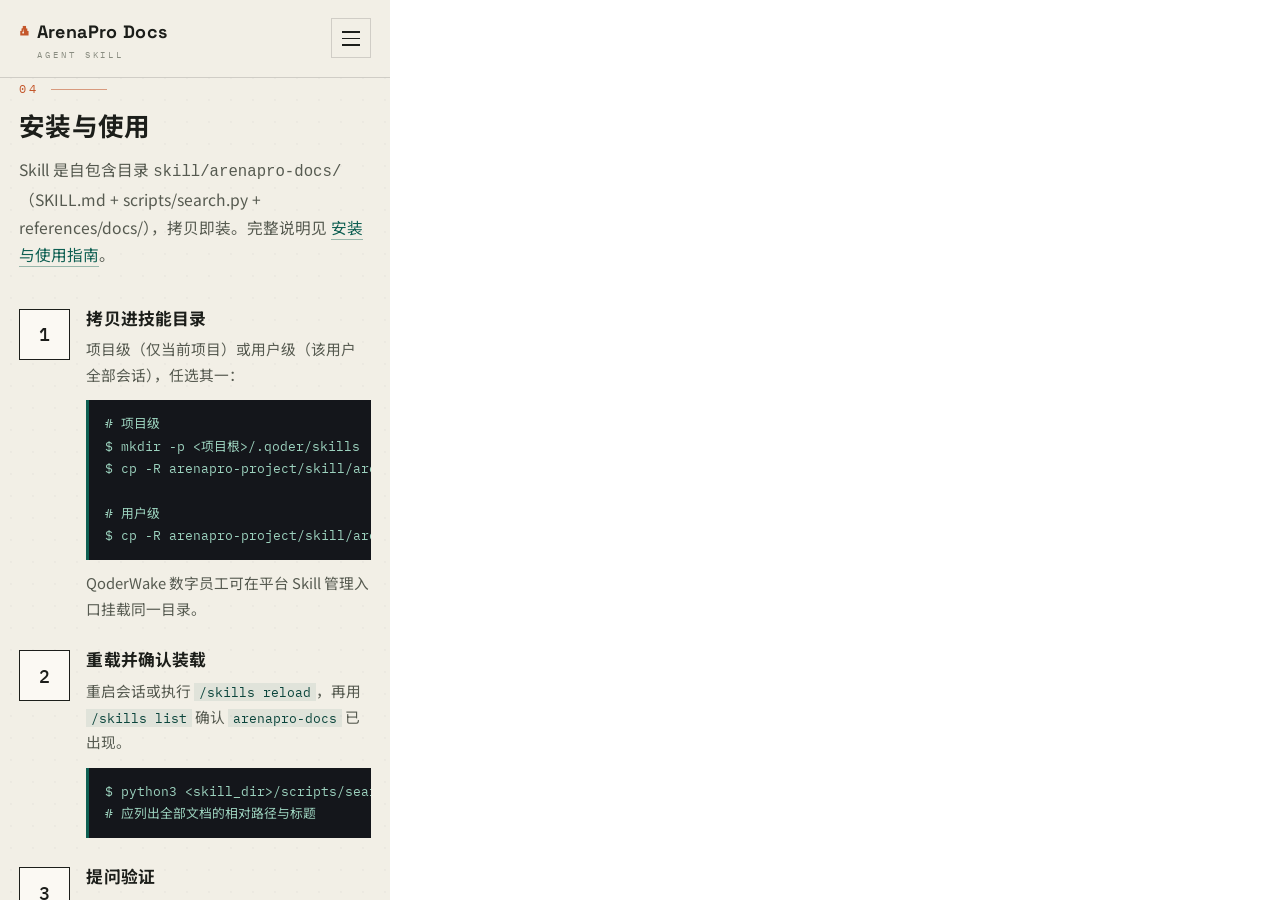
<file: qa/evidence/iframe390-install2.html>
<!DOCTYPE html><html><head><meta charset="UTF-8"><style>body{margin:0}iframe{border:0;width:390px;height:900px}</style></head><body>
<iframe id="f" srcdoc="<!DOCTYPE html>
<html lang=&quot;zh-CN&quot;>
<head>
<meta charset=&quot;UTF-8&quot;>
<meta name=&quot;viewport&quot; content=&quot;width=device-width, initial-scale=1.0&quot;>
<title>ArenaPro Docs Skill — 让 AI Agent 带着完整ArenaPro文档写代码</title>
<meta name=&quot;description&quot; content=&quot;一个可安装的 Agent Skill：将 ArenaPro（神岛平台）中文文档全量接入 AI Agent，按需检索、带出处回答、指导开发工作流。&quot;>
<link rel=&quot;preconnect&quot; href=&quot;https://fonts.googleapis.com&quot;>
<link rel=&quot;preconnect&quot; href=&quot;https://fonts.gstatic.com&quot; crossorigin>
<link href=&quot;https://fonts.googleapis.com/css2?family=Space+Grotesk:wght@500;700&amp;family=IBM+Plex+Mono:wght@400;500&amp;family=Noto+Serif+SC:wght@600;700&amp;family=Noto+Sans+SC:wght@400;500&amp;display=swap&quot; rel=&quot;stylesheet&quot;>
<link rel=&quot;stylesheet&quot; href=&quot;styles.css&quot;>
<style>html{scroll-behavior:auto!important}.reveal{opacity:1!important;transform:none!important}</style></head>
<body>
<a class=&quot;skip-link&quot; href=&quot;#main&quot;>跳到主要内容</a>

<header class=&quot;site-nav&quot; id=&quot;top&quot;>
  <div class=&quot;nav-inner&quot;>
    <a class=&quot;brand&quot; href=&quot;#top&quot; aria-label=&quot;ArenaPro Docs Skill 首页&quot;>
      <span class=&quot;brand-mark&quot; aria-hidden=&quot;true&quot;>◮</span>
      <span class=&quot;brand-name&quot;>ArenaPro Docs<span class=&quot;brand-sub&quot;>AGENT SKILL</span></span>
    </a>
    <nav aria-label=&quot;主导航&quot; class=&quot;nav-links&quot; id=&quot;nav-links&quot;>
      <a href=&quot;#what&quot;>是什么</a>
      <a href=&quot;#whofor&quot;>给谁用</a>
      <a href=&quot;#capabilities&quot;>装后能做什么</a>
      <a href=&quot;#install&quot;>安装使用</a>
      <a href=&quot;#background&quot;>关于 ArenaPro</a>
      <a href=&quot;#community&quot;>社区</a>
    </nav>
    <a class=&quot;nav-cta&quot; href=&quot;#install&quot;>安装 Skill</a>
    <button class=&quot;nav-toggle&quot; aria-expanded=&quot;false&quot; aria-controls=&quot;nav-links&quot; aria-label=&quot;打开菜单&quot;>
      <span></span><span></span><span></span>
    </button>
  </div>
</header>

<main id=&quot;main&quot;>

  <!-- ============ HERO ============ -->
  <section class=&quot;hero&quot;>
    <div class=&quot;hero-grid&quot;>
      <div class=&quot;hero-copy&quot;>
        <p class=&quot;kicker mono&quot;>Agent Skill × ArenaPro 中文文档</p>
        <h1>让你的 AI Agent，<br><span class=&quot;hl&quot;>先读懂文档</span>再写神岛代码。</h1>
        <p class=&quot;lead&quot;>ArenaPro Docs Skill 把神岛平台官方中文文档（85 篇 Markdown 全量转化，含组件框架、React UI、调试、MCP 等全部章节）打包成一个可安装的 Agent Skill。装进 Agent 的技能目录后，相关提问自动触发检索：回答引用文档出处，写代码遵守官方 API，不靠模型记忆编造。</p>
        <div class=&quot;hero-actions&quot;>
          <a class=&quot;btn btn-solid&quot; href=&quot;#install&quot;>安装与使用</a>
          <a class=&quot;btn btn-line&quot; href=&quot;#capabilities&quot;>看它能做什么</a>
        </div>
        <dl class=&quot;hero-facts mono&quot;>
          <div><dt>文档</dt><dd>85 篇官方 + 自写索引</dd></div>
          <div><dt>检索</dt><dd>search.py 四模式</dd></div>
          <div><dt>依赖</dt><dd>零依赖（python3）</dd></div>
        </dl>
      </div>

      <div class=&quot;hero-visual&quot; aria-hidden=&quot;true&quot;>
        <div class=&quot;agent&quot;>
          <div class=&quot;agent-bar&quot;>
            <span class=&quot;dot&quot;></span><span class=&quot;dot&quot;></span><span class=&quot;dot&quot;></span>
            <span class=&quot;agent-file mono&quot;>agent session</span>
            <span class=&quot;agent-badge mono&quot;>arenapro-docs</span>
          </div>
          <div class=&quot;agent-body mono&quot;>
            <p class=&quot;msg-user&quot;><span class=&quot;who&quot;>你</span>ArenaPro 里怎么给实体挂一个每帧更新的组件？</p>
            <p class=&quot;msg-ask&quot;><span class=&quot;who&quot;>Agent</span>用 <span class=&quot;fn&quot;>@component</span> 装饰器继承 <span class=&quot;ty&quot;>NodeSystem</span>，实现 <span class=&quot;fn&quot;>onUpdate</span>(dt)…</p>
            <p class=&quot;msg-ref&quot;><span class=&quot;ref-chip&quot;>检索</span>package/component/componentGuide/decorator.md · lifecycle.md</p>
            <p class=&quot;msg-ask cont&quot;><span class=&quot;who&quot;>Agent</span>注意生命周期里 <span class=&quot;kw&quot;>onCreate</span> 才能拿到子节点；HMR 改动后无需重启即可验证。</p>
            <p class=&quot;msg-ref&quot;><span class=&quot;ref-chip&quot;>引用</span>guide/04-development-workflow/hmr.md</p>
          </div>
          <div class=&quot;agent-status mono&quot;>
            <span class=&quot;st-sync&quot;>● 文档索引已就绪</span>
            <span>答案均带文档出处</span>
          </div>
        </div>
        <div class=&quot;visual-note mono&quot;>// 不背答案，按文档检索后回答</div>
      </div>
    </div>
  </section>

  <!-- ============ 01 是什么 ============ -->
  <section class=&quot;section&quot; id=&quot;what&quot;>
    <div class=&quot;section-head&quot;>
      <span class=&quot;sec-no mono&quot;>01</span>
      <h2>这个 Skill 是什么</h2>
    </div>
    <div class=&quot;pos-grid&quot;>
      <div class=&quot;pos-statement&quot;>
        <p>一句话：把 ArenaPro 官方中文文档变成 AI Agent 可以按需检索、带出处引用的工作知识库。它不是文档的复制粘贴展示，而是一份带清单、索引与使用规程的 Skill——Agent 装载后知道「先查文档，再作答、再写码」。</p>
        <p class=&quot;pos-compo mono&quot;>构成 = SKILL.md（触发条件与检索规程）+ scripts/search.py（零依赖检索）+ references/docs/（85 篇官方文档转化件 + 自写导航索引 + 2 篇原创指南）· 详见 <a class=&quot;inline-link&quot; href=&quot;../docs-md/own/overview.md&quot;>Skill 总览</a></p>
      </div>
      <div class=&quot;pos-items&quot;>
        <article class=&quot;pos-item reveal&quot;>
          <h3>全量、结构化</h3>
          <p>对应官方站点导航层级组织：入门、开发工作流、进阶主题、组件框架、React UI、与引擎差异、配置权限、MCP、社区。保留原文标题层级、代码块与内部链接关系。</p>
        </article>
        <article class=&quot;pos-item reveal&quot;>
          <h3>按需检索，不塞满上下文</h3>
          <p>Skill 清单先给 Agent 一张主题地图，再按问题定位到具体 md 文件读取。问 HMR 就查 HMR，不必带着全部文档陪跑。</p>
        </article>
        <article class=&quot;pos-item reveal&quot;>
          <h3>答案可溯源</h3>
          <p>回答附带文档路径出处，写出的代码示例以官方 API 章节为准。出错时人和 Agent 都能回到原文核对。</p>
        </article>
      </div>
    </div>
  </section>

  <!-- ============ 02 给谁用 ============ -->
  <section class=&quot;section&quot; id=&quot;whofor&quot;>
    <div class=&quot;section-head&quot;>
      <span class=&quot;sec-no mono&quot;>02</span>
      <h2>给谁用</h2>
      <p class=&quot;sec-desc&quot;>只要你搭配的编程 Agent 需要理解 ArenaPro，这个 Skill 就是它的说明书。</p>
    </div>
    <div class=&quot;who-grid&quot;>
      <div class=&quot;who-card reveal&quot;>
        <span class=&quot;who-tag mono&quot;>CREATOR</span>
        <h3>神岛创作者</h3>
        <p>在 VSCode 里配 Copilot 类 Agent 写玩法逻辑时，让 Agent 基于真实 API 而非猜测来生成组件、React UI 与配置代码。</p>
      </div>
      <div class=&quot;who-card reveal&quot;>
        <span class=&quot;who-tag mono&quot;>AGENT</span>
        <h3>AI 编程助手 / 数字员工</h3>
        <p>作为 QoderWake 等 Agent 平台的技能装载，用于答疑群、工单机器人、内部知识助手等需要 ArenaPro 领域知识的场景。</p>
      </div>
      <div class=&quot;who-card reveal&quot;>
        <span class=&quot;who-tag mono&quot;>TEAM</span>
        <h3>团队与工具作者</h3>
        <p>围绕 ArenaPro 做脚手架、CI 或 MCP 工具链的团队，可以直接复用这套 md 知识库作为机器可读的事实源。</p>
      </div>
    </div>
  </section>

  <!-- ============ 03 装后能做什么 ============ -->
  <section class=&quot;section section-tone&quot; id=&quot;capabilities&quot;>
    <div class=&quot;section-head&quot;>
      <span class=&quot;sec-no mono&quot;>03</span>
      <h2>装上之后，Agent 能做什么</h2>
      <p class=&quot;sec-desc&quot;>能力边界就是文档边界——下面每一项都对应 docs-md 里的真实章节。</p>
    </div>
    <ul class=&quot;cap-grid&quot; role=&quot;list&quot;>
      <li class=&quot;cap reveal&quot;>
        <span class=&quot;cap-no mono&quot;>C1</span>
        <h3>带出处的文档问答</h3>
        <p>「权限怎么授权？」「dao3Cfg 有哪些字段？」——直接定位 authority / dao3Cfg 章节作答并附文件路径。</p>
      </li>
      <li class=&quot;cap reveal&quot;>
        <span class=&quot;cap-no mono&quot;>C2</span>
        <h3>按官方 API 写组件代码</h3>
        <p>Component、NodeSystem、装饰器、生命周期、事件节点、时间回溯系统——生成的代码有章节依据。</p>
      </li>
      <li class=&quot;cap reveal&quot;>
        <span class=&quot;cap-no mono&quot;>C3</span>
        <h3>编写游戏内 React UI</h3>
        <p>环境搭建、XML 语法、Hooks、事件处理、refs、多组件组织等 reactGuide 全章可检索。</p>
      </li>
      <li class=&quot;cap reveal&quot;>
        <span class=&quot;cap-no mono&quot;>C4</span>
        <h3>指导完整开发工作流</h3>
        <p>从安装环境、创建项目、连接云端，到编译原理、HMR 热更新与断点调试的分步指引。</p>
      </li>
      <li class=&quot;cap reveal&quot;>
        <span class=&quot;cap-no mono&quot;>C5</span>
        <h3>讲清与引擎的差异</h3>
        <p>存储、资源路径、对话框、自定义实体、远程通道、体素等 difference 章节逐条对照。</p>
      </li>
      <li class=&quot;cap reveal&quot;>
        <span class=&quot;cap-no mono&quot;>C6</span>
        <h3>NPM 生态实践建议</h3>
        <p>本地包、发布共享包，以及 zod、remeda、gl-matrix、simplex-noise 等在 ArenaPro 下的用法。</p>
      </li>
      <li class=&quot;cap reveal&quot;>
        <span class=&quot;cap-no mono&quot;>C7</span>
        <h3>自动化测试与规范</h3>
        <p>进阶主题中的测试、Lint 与格式化、代码复用与通信约定等最佳实践可直接引用。</p>
      </li>
      <li class=&quot;cap reveal&quot;>
        <span class=&quot;cap-no mono&quot;>C8</span>
        <h3>MCP 协同</h3>
        <p>结合官方 MCP 工具章节，把知识库问答模式接入支持 MCP 的客户端。</p>
      </li>
    </ul>
  </section>

  <!-- ============ 04 安装与使用 ============ -->
  <section class=&quot;section&quot; id=&quot;install&quot;>
    <div class=&quot;section-head&quot;>
      <span class=&quot;sec-no mono&quot;>04</span>
      <h2>安装与使用</h2>
      <p class=&quot;sec-desc&quot;>Skill 是自包含目录 <code>skill/arenapro-docs/</code>（SKILL.md + scripts/search.py + references/docs/），拷贝即装。完整说明见 <a class=&quot;inline-link&quot; href=&quot;../docs-md/own/installation-and-usage.md&quot;>安装与使用指南</a>。</p>
    </div>
    <div class=&quot;start-grid&quot;>
      <div class=&quot;start-steps&quot;>
        <div class=&quot;start-step&quot;>
          <span class=&quot;start-idx mono&quot;>1</span>
          <div>
            <h3>拷贝进技能目录</h3>
            <p>项目级（仅当前项目）或用户级（该用户全部会话），任选其一：</p>
            <pre class=&quot;term mono&quot;><code># 项目级
$ mkdir -p &amp;lt;项目根&amp;gt;/.qoder/skills
$ cp -R arenapro-project/skill/arenapro-docs &amp;lt;项目根&amp;gt;/.qoder/skills/

# 用户级
$ cp -R arenapro-project/skill/arenapro-docs ~/.qoderwake/qodercli/skills/</code></pre>
            <p class=&quot;step-note&quot;>QoderWake 数字员工可在平台 Skill 管理入口挂载同一目录。</p>
          </div>
        </div>
        <div class=&quot;start-step&quot;>
          <span class=&quot;start-idx mono&quot;>2</span>
          <div>
            <h3>重载并确认装载</h3>
            <p>重启会话或执行 <code>/skills reload</code>，再用 <code>/skills list</code> 确认 <code>arenapro-docs</code> 已出现。</p>
            <pre class=&quot;term mono&quot;><code>$ python3 &amp;lt;skill_dir&amp;gt;/scripts/search.py --toc | head
# 应列出全部文档的相对路径与标题</code></pre>
          </div>
        </div>
        <div class=&quot;start-step&quot;>
          <span class=&quot;start-idx mono&quot;>3</span>
          <div>
            <h3>提问验证</h3>
            <p>ArenaPro 相关提问会自动触发，也可手动调用。先问一句要出处的，确认 Agent 在检索而非编造：</p>
            <pre class=&quot;term mono&quot;><code>/arenapro-docs 组件生命周期方法的执行顺序是什么？给出文档依据</code></pre>
            <p class=&quot;step-note&quot;>检索四模式：<code>search.py 关键词…</code>（AND 检索）、<code>--files</code>（命中排名）、<code>--toc</code>（全站目录）、<code>--read … --lines</code>（分页读取）。</p>
          </div>
        </div>
      </div>
      <aside class=&quot;start-aside&quot;>
        <h3 class=&quot;mono&quot;>装载自检清单</h3>
        <table>
          <thead><tr><th scope=&quot;col&quot;>检查项</th><th scope=&quot;col&quot;>预期</th></tr></thead>
          <tbody>
            <tr><td>/skills list 可见</td><td class=&quot;mono&quot;>arenapro-docs</td></tr>
            <tr><td>--toc 输出</td><td class=&quot;mono&quot;>全量清单</td></tr>
            <tr><td>回答附文档路径引用</td><td class=&quot;mono&quot;>必选</td></tr>
            <tr><td>离线可用</td><td class=&quot;mono&quot;>是</td></tr>
          </tbody>
        </table>
        <h3 class=&quot;mono aside-gap&quot;>保持文档最新</h3>
        <p class=&quot;start-note&quot;>项目库 <code>docs-md/</code> 更新后无需重装。文档目录按优先级解析：<code>--docs-dir</code> 参数 &amp;gt; 环境变量 <code>ARENAPRO_DOCS_DIR</code> &amp;gt; Skill 内置 <code>references/docs/</code> &amp;gt; 相邻 <code>../../docs-md/</code>。例如：</p>
        <pre class=&quot;term mono&quot;><code>$ export ARENAPRO_DOCS_DIR=\
    /path/to/arenapro-project/docs-md</code></pre>
        <a class=&quot;btn btn-solid btn-block&quot; href=&quot;https://docs.dao3.fun/arenapro/zh/mcp/chat-only-knowledgebase.html&quot; target=&quot;_blank&quot; rel=&quot;noopener&quot;>了解知识库模式</a>
      </aside>
    </div>
  </section>

  <!-- ============ 05 背景：ArenaPro ============ -->
  <section class=&quot;section section-tone&quot; id=&quot;background&quot;>
    <div class=&quot;section-head&quot;>
      <span class=&quot;sec-no mono&quot;>05</span>
      <h2>背景：ArenaPro 是什么</h2>
      <p class=&quot;sec-desc&quot;>这个 Skill 服务的对象——神岛（Dao3 Arena）平台的官方开发工具链。</p>
    </div>
    <div class=&quot;bg-grid&quot;>
      <div class=&quot;bg-copy&quot;>
        <p>ArenaPro Creator 是面向神岛游戏平台的 VSCode 扩展与开发方案：用 TypeScript 写玩法逻辑，保存即同步到云端，HMR 实时预览，<code>Alt+Q</code> 完整构建，断点调试可逐帧回溯；配套组件化框架（<code>@dao3fun/component</code>）、游戏内 React UI（<code>@dao3fun/react</code>）、NPM 包生态与 MCP 工具接入。</p>
        <p>环境门槛很低：VS Code v1.9.0+、Node.js v20+，在扩展市场搜索 <strong>ArenaPro Creator</strong> 安装即可创建第一个项目。</p>
      </div>
      <ol class=&quot;flow flow-4&quot; role=&quot;list&quot;>
        <li class=&quot;flow-step reveal&quot;><span class=&quot;flow-idx mono&quot;>WORKFLOW</span><h3>创建项目</h3><p>插件脚手架生成规范 TypeScript 工程。</p></li>
        <li class=&quot;flow-step reveal&quot;><span class=&quot;flow-idx mono&quot;>COMPILE</span><h3>编译打包</h3><p>Webpack 翻译 TS、合并资源，产出可上传成品。</p></li>
        <li class=&quot;flow-step reveal&quot;><span class=&quot;flow-idx mono&quot;>SYNC</span><h3>云端连接</h3><p>保存即同步神岛环境，本地线上不分家。</p></li>
        <li class=&quot;flow-step reveal&quot;><span class=&quot;flow-idx mono&quot;>DEBUG</span><h3>调试热更</h3><p>HMR 实时预览 + 断点回溯验证每次改动。</p></li>
      </ol>
    </div>
    <div class=&quot;docs-strip&quot;>
      <span class=&quot;docs-strip-label mono&quot;>官方文档</span>
      <a href=&quot;https://docs.dao3.fun/arenapro/zh/&quot; target=&quot;_blank&quot; rel=&quot;noopener&quot;>中文站</a>
      <a href=&quot;https://docs.dao3.fun/arenapro/en/&quot; target=&quot;_blank&quot; rel=&quot;noopener&quot;>English</a>
      <a href=&quot;https://docs.box3lab.com/apapi/&quot; target=&quot;_blank&quot; rel=&quot;noopener&quot;>API 手册</a>
      <span class=&quot;docs-strip-sep&quot; aria-hidden=&quot;true&quot;>|</span>
      <span class=&quot;docs-strip-label mono&quot;>Skill 文档</span>
      <a href=&quot;../docs-md/own/overview.md&quot;>总览</a>
      <a href=&quot;../docs-md/own/installation-and-usage.md&quot;>安装与使用</a>
      <span class=&quot;docs-strip-hint mono&quot;>Skill 内置文档与在线官方文档同步校对</span>
    </div>
  </section>

  <!-- ============ 06 社区 ============ -->
  <section class=&quot;section&quot; id=&quot;community&quot;>
    <div class=&quot;section-head&quot;>
      <span class=&quot;sec-no mono&quot;>06</span>
      <h2>反馈与社区</h2>
      <p class=&quot;sec-desc&quot;>Skill 的问题提给我们；ArenaPro 平台的问题，社区里也有组织。</p>
    </div>
    <div class=&quot;comm-grid&quot;>
      <a class=&quot;comm-card reveal&quot; href=&quot;https://github.com/box3lab&quot; target=&quot;_blank&quot; rel=&quot;noopener&quot;>
        <h3>GitHub</h3>
        <p>Box3Lab 组织主页——ArenaPro 插件与开源项目。Skill 或文档转化件的问题请走项目库 Issue 渠道。</p>
        <span class=&quot;comm-arrow&quot; aria-hidden=&quot;true&quot;>↗</span>
      </a>
      <a class=&quot;comm-card reveal&quot; href=&quot;https://qm.qq.com/cgi-bin/qm/qr?authKey=LteV6YzMX0xKmrQSp8%2BaNi6YUdonwyVMc44npCKlNymwnoWVZBmG5Y4S4N9RwxEP&amp;amp;k=JeZQYLLnherYW6pGlbODkErutSmbkzr-&amp;amp;noverify=0&quot; target=&quot;_blank&quot; rel=&quot;noopener&quot;>
        <h3>创作者 QQ 群</h3>
        <p>ArenaPro 官方创作者社区。装载 Skill 后碰到的平台问题在这里问，效率最高。</p>
        <span class=&quot;comm-arrow&quot; aria-hidden=&quot;true&quot;>↗</span>
      </a>
      <a class=&quot;comm-card reveal&quot; href=&quot;https://docs.dao3.fun/arenapro/zh/community/release-notes.html&quot; target=&quot;_blank&quot; rel=&quot;noopener&quot;>
        <h3>文档时效</h3>
        <p>平台更新日志是校对基准：官方文档有大改时，用 refresh_docs.py 重刷 docs-md 即可。</p>
        <span class=&quot;comm-arrow&quot; aria-hidden=&quot;true&quot;>↗</span>
      </a>
      <a class=&quot;comm-card reveal&quot; href=&quot;../README.md&quot;>
        <h3>项目库</h3>
        <p>Skill 本体、docs-md 与 QA 记录都在 arenapro-project/。装载与检索问题从安装指南查起，未覆盖的反馈给维护团队。</p>
        <span class=&quot;comm-arrow&quot; aria-hidden=&quot;true&quot;>↗</span>
      </a>
    </div>
  </section>

  <!-- ============ 尾章 ============ -->
  <section class=&quot;endcap&quot;>
    <p class=&quot;endcap-kicker mono&quot;>GET STARTED</p>
    <h2>把文档装进 Agent，把精力留给创意。</h2>
    <div class=&quot;hero-actions&quot;>
      <a class=&quot;btn btn-solid&quot; href=&quot;#install&quot;>安装 Skill</a>
      <a class=&quot;btn btn-line&quot; href=&quot;https://docs.dao3.fun/arenapro/zh/&quot; target=&quot;_blank&quot; rel=&quot;noopener&quot;>在线文档</a>
    </div>
  </section>

</main>

<footer class=&quot;site-footer&quot;>
  <div class=&quot;foot-inner&quot;>
    <p class=&quot;foot-brand&quot;>ArenaPro Docs Skill <span class=&quot;mono&quot;>/ 基于 ArenaPro 中文文档构建</span></p>
    <p class=&quot;foot-copy mono&quot;>Docs © Box3Lab 2024-2025</p>
    <nav class=&quot;foot-links&quot; aria-label=&quot;页脚导航&quot;>
      <a href=&quot;https://docs.dao3.fun/arenapro/zh/&quot; target=&quot;_blank&quot; rel=&quot;noopener&quot;>中文文档</a>
      <a href=&quot;https://docs.dao3.fun/arenapro/en/&quot; target=&quot;_blank&quot; rel=&quot;noopener&quot;>English</a>
      <a href=&quot;https://github.com/box3lab&quot; target=&quot;_blank&quot; rel=&quot;noopener&quot;>GitHub</a>
    </nav>
  </div>
</footer>

<script src=&quot;app.js&quot;></script>
</body>
</html>
"></iframe>
<script>
document.getElementById("f").addEventListener("load", function(){
  var fr=this;
  setTimeout(function(){
    fr.contentWindow.scrollTo(0, fr.contentDocument.getElementById("install").offsetTop);
    setTimeout(function(){document.title="OK";},400);
  },1200);
});
</script></body></html>
</file>
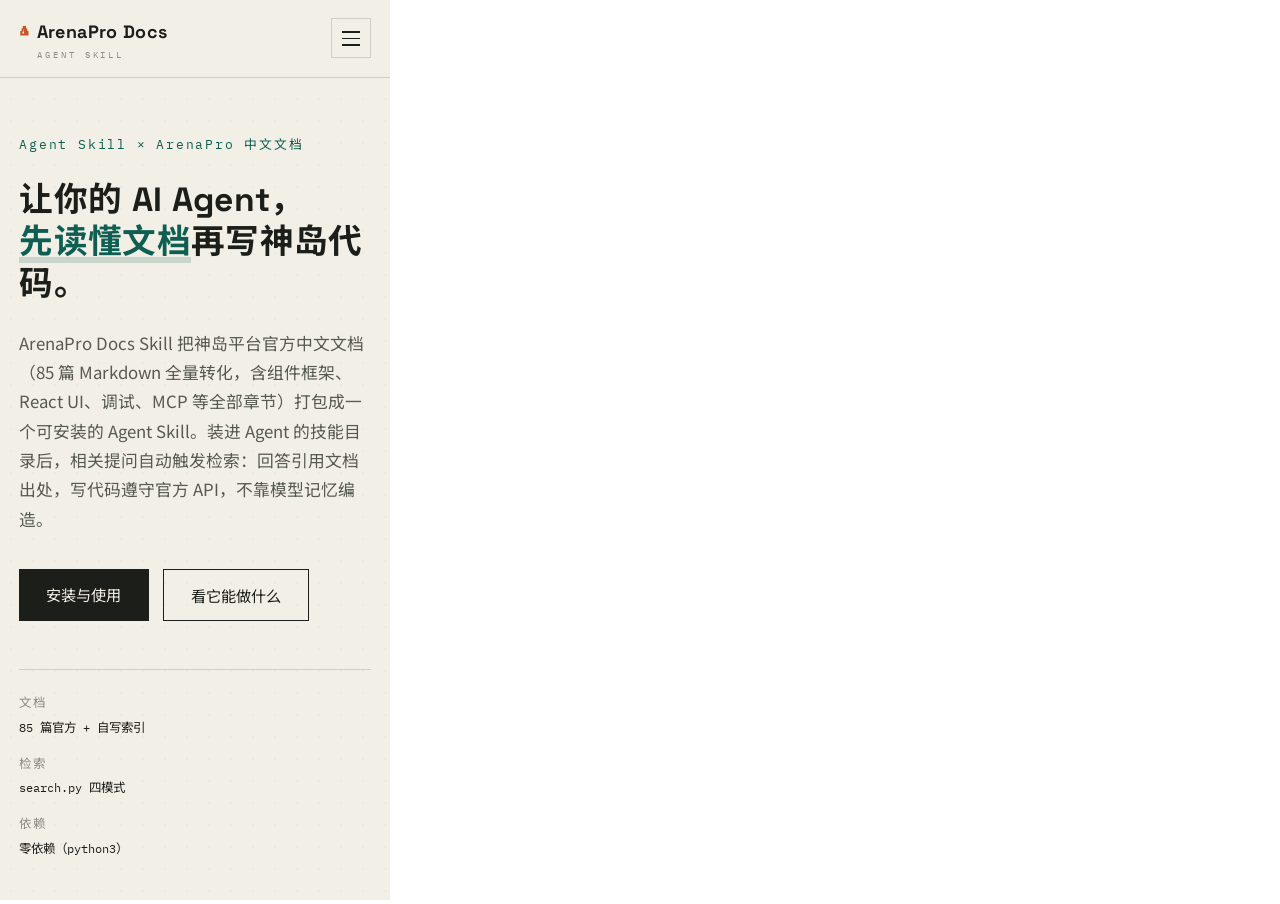
<file: qa/evidence/iframe390-regression.html>
<!DOCTYPE html><html><head><meta charset="UTF-8"><style>body{margin:0}iframe{border:0;width:390px;height:900px}</style></head><body>
<iframe id="f" srcdoc="<!DOCTYPE html>
<html lang=&quot;zh-CN&quot;>
<head>
<meta charset=&quot;UTF-8&quot;>
<meta name=&quot;viewport&quot; content=&quot;width=device-width, initial-scale=1.0&quot;>
<title>ArenaPro Docs Skill — 让 AI Agent 带着完整ArenaPro文档写代码</title>
<meta name=&quot;description&quot; content=&quot;一个可安装的 Agent Skill：将 ArenaPro（神岛平台）中文文档全量接入 AI Agent，按需检索、带出处回答、指导开发工作流。&quot;>
<link rel=&quot;preconnect&quot; href=&quot;https://fonts.googleapis.com&quot;>
<link rel=&quot;preconnect&quot; href=&quot;https://fonts.gstatic.com&quot; crossorigin>
<link href=&quot;https://fonts.googleapis.com/css2?family=Space+Grotesk:wght@500;700&amp;family=IBM+Plex+Mono:wght@400;500&amp;family=Noto+Serif+SC:wght@600;700&amp;family=Noto+Sans+SC:wght@400;500&amp;display=swap&quot; rel=&quot;stylesheet&quot;>
<link rel=&quot;stylesheet&quot; href=&quot;styles.css&quot;>
</head>
<body>
<a class=&quot;skip-link&quot; href=&quot;#main&quot;>跳到主要内容</a>

<header class=&quot;site-nav&quot; id=&quot;top&quot;>
  <div class=&quot;nav-inner&quot;>
    <a class=&quot;brand&quot; href=&quot;#top&quot; aria-label=&quot;ArenaPro Docs Skill 首页&quot;>
      <span class=&quot;brand-mark&quot; aria-hidden=&quot;true&quot;>◮</span>
      <span class=&quot;brand-name&quot;>ArenaPro Docs<span class=&quot;brand-sub&quot;>AGENT SKILL</span></span>
    </a>
    <nav aria-label=&quot;主导航&quot; class=&quot;nav-links&quot; id=&quot;nav-links&quot;>
      <a href=&quot;#what&quot;>是什么</a>
      <a href=&quot;#whofor&quot;>给谁用</a>
      <a href=&quot;#capabilities&quot;>装后能做什么</a>
      <a href=&quot;#install&quot;>安装使用</a>
      <a href=&quot;#background&quot;>关于 ArenaPro</a>
      <a href=&quot;#community&quot;>社区</a>
    </nav>
    <a class=&quot;nav-cta&quot; href=&quot;#install&quot;>安装 Skill</a>
    <button class=&quot;nav-toggle&quot; aria-expanded=&quot;false&quot; aria-controls=&quot;nav-links&quot; aria-label=&quot;打开菜单&quot;>
      <span></span><span></span><span></span>
    </button>
  </div>
</header>

<main id=&quot;main&quot;>

  <!-- ============ HERO ============ -->
  <section class=&quot;hero&quot;>
    <div class=&quot;hero-grid&quot;>
      <div class=&quot;hero-copy&quot;>
        <p class=&quot;kicker mono&quot;>Agent Skill × ArenaPro 中文文档</p>
        <h1>让你的 AI Agent，<br><span class=&quot;hl&quot;>先读懂文档</span>再写神岛代码。</h1>
        <p class=&quot;lead&quot;>ArenaPro Docs Skill 把神岛平台官方中文文档（85 篇 Markdown 全量转化，含组件框架、React UI、调试、MCP 等全部章节）打包成一个可安装的 Agent Skill。装进 Agent 的技能目录后，相关提问自动触发检索：回答引用文档出处，写代码遵守官方 API，不靠模型记忆编造。</p>
        <div class=&quot;hero-actions&quot;>
          <a class=&quot;btn btn-solid&quot; href=&quot;#install&quot;>安装与使用</a>
          <a class=&quot;btn btn-line&quot; href=&quot;#capabilities&quot;>看它能做什么</a>
        </div>
        <dl class=&quot;hero-facts mono&quot;>
          <div><dt>文档</dt><dd>85 篇官方 + 自写索引</dd></div>
          <div><dt>检索</dt><dd>search.py 四模式</dd></div>
          <div><dt>依赖</dt><dd>零依赖（python3）</dd></div>
        </dl>
      </div>

      <div class=&quot;hero-visual&quot; aria-hidden=&quot;true&quot;>
        <div class=&quot;agent&quot;>
          <div class=&quot;agent-bar&quot;>
            <span class=&quot;dot&quot;></span><span class=&quot;dot&quot;></span><span class=&quot;dot&quot;></span>
            <span class=&quot;agent-file mono&quot;>agent session</span>
            <span class=&quot;agent-badge mono&quot;>arenapro-docs</span>
          </div>
          <div class=&quot;agent-body mono&quot;>
            <p class=&quot;msg-user&quot;><span class=&quot;who&quot;>你</span>ArenaPro 里怎么给实体挂一个每帧更新的组件？</p>
            <p class=&quot;msg-ask&quot;><span class=&quot;who&quot;>Agent</span>用 <span class=&quot;fn&quot;>@component</span> 装饰器继承 <span class=&quot;ty&quot;>NodeSystem</span>，实现 <span class=&quot;fn&quot;>onUpdate</span>(dt)…</p>
            <p class=&quot;msg-ref&quot;><span class=&quot;ref-chip&quot;>检索</span>package/component/componentGuide/decorator.md · lifecycle.md</p>
            <p class=&quot;msg-ask cont&quot;><span class=&quot;who&quot;>Agent</span>注意生命周期里 <span class=&quot;kw&quot;>onCreate</span> 才能拿到子节点；HMR 改动后无需重启即可验证。</p>
            <p class=&quot;msg-ref&quot;><span class=&quot;ref-chip&quot;>引用</span>guide/04-development-workflow/hmr.md</p>
          </div>
          <div class=&quot;agent-status mono&quot;>
            <span class=&quot;st-sync&quot;>● 文档索引已就绪</span>
            <span>答案均带文档出处</span>
          </div>
        </div>
        <div class=&quot;visual-note mono&quot;>// 不背答案，按文档检索后回答</div>
      </div>
    </div>
  </section>

  <!-- ============ 01 是什么 ============ -->
  <section class=&quot;section&quot; id=&quot;what&quot;>
    <div class=&quot;section-head&quot;>
      <span class=&quot;sec-no mono&quot;>01</span>
      <h2>这个 Skill 是什么</h2>
    </div>
    <div class=&quot;pos-grid&quot;>
      <div class=&quot;pos-statement&quot;>
        <p>一句话：把 ArenaPro 官方中文文档变成 AI Agent 可以按需检索、带出处引用的工作知识库。它不是文档的复制粘贴展示，而是一份带清单、索引与使用规程的 Skill——Agent 装载后知道「先查文档，再作答、再写码」。</p>
        <p class=&quot;pos-compo mono&quot;>构成 = SKILL.md（触发条件与检索规程）+ scripts/search.py（零依赖检索）+ references/docs/（85 篇官方文档转化件 + 自写导航索引 + 2 篇原创指南）· 详见 <a class=&quot;inline-link&quot; href=&quot;../docs-md/own/overview.md&quot;>Skill 总览</a></p>
      </div>
      <div class=&quot;pos-items&quot;>
        <article class=&quot;pos-item reveal&quot;>
          <h3>全量、结构化</h3>
          <p>对应官方站点导航层级组织：入门、开发工作流、进阶主题、组件框架、React UI、与引擎差异、配置权限、MCP、社区。保留原文标题层级、代码块与内部链接关系。</p>
        </article>
        <article class=&quot;pos-item reveal&quot;>
          <h3>按需检索，不塞满上下文</h3>
          <p>Skill 清单先给 Agent 一张主题地图，再按问题定位到具体 md 文件读取。问 HMR 就查 HMR，不必带着全部文档陪跑。</p>
        </article>
        <article class=&quot;pos-item reveal&quot;>
          <h3>答案可溯源</h3>
          <p>回答附带文档路径出处，写出的代码示例以官方 API 章节为准。出错时人和 Agent 都能回到原文核对。</p>
        </article>
      </div>
    </div>
  </section>

  <!-- ============ 02 给谁用 ============ -->
  <section class=&quot;section&quot; id=&quot;whofor&quot;>
    <div class=&quot;section-head&quot;>
      <span class=&quot;sec-no mono&quot;>02</span>
      <h2>给谁用</h2>
      <p class=&quot;sec-desc&quot;>只要你搭配的编程 Agent 需要理解 ArenaPro，这个 Skill 就是它的说明书。</p>
    </div>
    <div class=&quot;who-grid&quot;>
      <div class=&quot;who-card reveal&quot;>
        <span class=&quot;who-tag mono&quot;>CREATOR</span>
        <h3>神岛创作者</h3>
        <p>在 VSCode 里配 Copilot 类 Agent 写玩法逻辑时，让 Agent 基于真实 API 而非猜测来生成组件、React UI 与配置代码。</p>
      </div>
      <div class=&quot;who-card reveal&quot;>
        <span class=&quot;who-tag mono&quot;>AGENT</span>
        <h3>AI 编程助手 / 数字员工</h3>
        <p>作为 QoderWake 等 Agent 平台的技能装载，用于答疑群、工单机器人、内部知识助手等需要 ArenaPro 领域知识的场景。</p>
      </div>
      <div class=&quot;who-card reveal&quot;>
        <span class=&quot;who-tag mono&quot;>TEAM</span>
        <h3>团队与工具作者</h3>
        <p>围绕 ArenaPro 做脚手架、CI 或 MCP 工具链的团队，可以直接复用这套 md 知识库作为机器可读的事实源。</p>
      </div>
    </div>
  </section>

  <!-- ============ 03 装后能做什么 ============ -->
  <section class=&quot;section section-tone&quot; id=&quot;capabilities&quot;>
    <div class=&quot;section-head&quot;>
      <span class=&quot;sec-no mono&quot;>03</span>
      <h2>装上之后，Agent 能做什么</h2>
      <p class=&quot;sec-desc&quot;>能力边界就是文档边界——下面每一项都对应 docs-md 里的真实章节。</p>
    </div>
    <ul class=&quot;cap-grid&quot; role=&quot;list&quot;>
      <li class=&quot;cap reveal&quot;>
        <span class=&quot;cap-no mono&quot;>C1</span>
        <h3>带出处的文档问答</h3>
        <p>「权限怎么授权？」「dao3Cfg 有哪些字段？」——直接定位 authority / dao3Cfg 章节作答并附文件路径。</p>
      </li>
      <li class=&quot;cap reveal&quot;>
        <span class=&quot;cap-no mono&quot;>C2</span>
        <h3>按官方 API 写组件代码</h3>
        <p>Component、NodeSystem、装饰器、生命周期、事件节点、时间回溯系统——生成的代码有章节依据。</p>
      </li>
      <li class=&quot;cap reveal&quot;>
        <span class=&quot;cap-no mono&quot;>C3</span>
        <h3>编写游戏内 React UI</h3>
        <p>环境搭建、XML 语法、Hooks、事件处理、refs、多组件组织等 reactGuide 全章可检索。</p>
      </li>
      <li class=&quot;cap reveal&quot;>
        <span class=&quot;cap-no mono&quot;>C4</span>
        <h3>指导完整开发工作流</h3>
        <p>从安装环境、创建项目、连接云端，到编译原理、HMR 热更新与断点调试的分步指引。</p>
      </li>
      <li class=&quot;cap reveal&quot;>
        <span class=&quot;cap-no mono&quot;>C5</span>
        <h3>讲清与引擎的差异</h3>
        <p>存储、资源路径、对话框、自定义实体、远程通道、体素等 difference 章节逐条对照。</p>
      </li>
      <li class=&quot;cap reveal&quot;>
        <span class=&quot;cap-no mono&quot;>C6</span>
        <h3>NPM 生态实践建议</h3>
        <p>本地包、发布共享包，以及 zod、remeda、gl-matrix、simplex-noise 等在 ArenaPro 下的用法。</p>
      </li>
      <li class=&quot;cap reveal&quot;>
        <span class=&quot;cap-no mono&quot;>C7</span>
        <h3>自动化测试与规范</h3>
        <p>进阶主题中的测试、Lint 与格式化、代码复用与通信约定等最佳实践可直接引用。</p>
      </li>
      <li class=&quot;cap reveal&quot;>
        <span class=&quot;cap-no mono&quot;>C8</span>
        <h3>MCP 协同</h3>
        <p>结合官方 MCP 工具章节，把知识库问答模式接入支持 MCP 的客户端。</p>
      </li>
    </ul>
  </section>

  <!-- ============ 04 安装与使用 ============ -->
  <section class=&quot;section&quot; id=&quot;install&quot;>
    <div class=&quot;section-head&quot;>
      <span class=&quot;sec-no mono&quot;>04</span>
      <h2>安装与使用</h2>
      <p class=&quot;sec-desc&quot;>Skill 是自包含目录 <code>skill/arenapro-docs/</code>（SKILL.md + scripts/search.py + references/docs/），拷贝即装。完整说明见 <a class=&quot;inline-link&quot; href=&quot;../docs-md/own/installation-and-usage.md&quot;>安装与使用指南</a>。</p>
    </div>
    <div class=&quot;start-grid&quot;>
      <div class=&quot;start-steps&quot;>
        <div class=&quot;start-step&quot;>
          <span class=&quot;start-idx mono&quot;>1</span>
          <div>
            <h3>拷贝进技能目录</h3>
            <p>项目级（仅当前项目）或用户级（该用户全部会话），任选其一：</p>
            <pre class=&quot;term mono&quot;><code># 项目级
$ mkdir -p &amp;lt;项目根&amp;gt;/.qoder/skills
$ cp -R arenapro-project/skill/arenapro-docs &amp;lt;项目根&amp;gt;/.qoder/skills/

# 用户级
$ cp -R arenapro-project/skill/arenapro-docs ~/.qoderwake/qodercli/skills/</code></pre>
            <p class=&quot;step-note&quot;>QoderWake 数字员工可在平台 Skill 管理入口挂载同一目录。</p>
          </div>
        </div>
        <div class=&quot;start-step&quot;>
          <span class=&quot;start-idx mono&quot;>2</span>
          <div>
            <h3>重载并确认装载</h3>
            <p>重启会话或执行 <code>/skills reload</code>，再用 <code>/skills list</code> 确认 <code>arenapro-docs</code> 已出现。</p>
            <pre class=&quot;term mono&quot;><code>$ python3 &amp;lt;skill_dir&amp;gt;/scripts/search.py --toc | head
# 应列出全部文档的相对路径与标题</code></pre>
          </div>
        </div>
        <div class=&quot;start-step&quot;>
          <span class=&quot;start-idx mono&quot;>3</span>
          <div>
            <h3>提问验证</h3>
            <p>ArenaPro 相关提问会自动触发，也可手动调用。先问一句要出处的，确认 Agent 在检索而非编造：</p>
            <pre class=&quot;term mono&quot;><code>/arenapro-docs 组件生命周期方法的执行顺序是什么？给出文档依据</code></pre>
            <p class=&quot;step-note&quot;>检索四模式：<code>search.py 关键词…</code>（AND 检索）、<code>--files</code>（命中排名）、<code>--toc</code>（全站目录）、<code>--read … --lines</code>（分页读取）。</p>
          </div>
        </div>
      </div>
      <aside class=&quot;start-aside&quot;>
        <h3 class=&quot;mono&quot;>装载自检清单</h3>
        <table>
          <thead><tr><th scope=&quot;col&quot;>检查项</th><th scope=&quot;col&quot;>预期</th></tr></thead>
          <tbody>
            <tr><td>/skills list 可见</td><td class=&quot;mono&quot;>arenapro-docs</td></tr>
            <tr><td>--toc 输出</td><td class=&quot;mono&quot;>全量清单</td></tr>
            <tr><td>回答附文档路径引用</td><td class=&quot;mono&quot;>必选</td></tr>
            <tr><td>离线可用</td><td class=&quot;mono&quot;>是</td></tr>
          </tbody>
        </table>
        <h3 class=&quot;mono aside-gap&quot;>保持文档最新</h3>
        <p class=&quot;start-note&quot;>项目库 <code>docs-md/</code> 更新后无需重装。文档目录按优先级解析：<code>--docs-dir</code> 参数 &amp;gt; 环境变量 <code>ARENAPRO_DOCS_DIR</code> &amp;gt; Skill 内置 <code>references/docs/</code> &amp;gt; 相邻 <code>../../docs-md/</code>。例如：</p>
        <pre class=&quot;term mono&quot;><code>$ export ARENAPRO_DOCS_DIR=\
    /path/to/arenapro-project/docs-md</code></pre>
        <a class=&quot;btn btn-solid btn-block&quot; href=&quot;https://docs.dao3.fun/arenapro/zh/mcp/chat-only-knowledgebase.html&quot; target=&quot;_blank&quot; rel=&quot;noopener&quot;>了解知识库模式</a>
      </aside>
    </div>
  </section>

  <!-- ============ 05 背景：ArenaPro ============ -->
  <section class=&quot;section section-tone&quot; id=&quot;background&quot;>
    <div class=&quot;section-head&quot;>
      <span class=&quot;sec-no mono&quot;>05</span>
      <h2>背景：ArenaPro 是什么</h2>
      <p class=&quot;sec-desc&quot;>这个 Skill 服务的对象——神岛（Dao3 Arena）平台的官方开发工具链。</p>
    </div>
    <div class=&quot;bg-grid&quot;>
      <div class=&quot;bg-copy&quot;>
        <p>ArenaPro Creator 是面向神岛游戏平台的 VSCode 扩展与开发方案：用 TypeScript 写玩法逻辑，保存即同步到云端，HMR 实时预览，<code>Alt+Q</code> 完整构建，断点调试可逐帧回溯；配套组件化框架（<code>@dao3fun/component</code>）、游戏内 React UI（<code>@dao3fun/react</code>）、NPM 包生态与 MCP 工具接入。</p>
        <p>环境门槛很低：VS Code v1.9.0+、Node.js v20+，在扩展市场搜索 <strong>ArenaPro Creator</strong> 安装即可创建第一个项目。</p>
      </div>
      <ol class=&quot;flow flow-4&quot; role=&quot;list&quot;>
        <li class=&quot;flow-step reveal&quot;><span class=&quot;flow-idx mono&quot;>WORKFLOW</span><h3>创建项目</h3><p>插件脚手架生成规范 TypeScript 工程。</p></li>
        <li class=&quot;flow-step reveal&quot;><span class=&quot;flow-idx mono&quot;>COMPILE</span><h3>编译打包</h3><p>Webpack 翻译 TS、合并资源，产出可上传成品。</p></li>
        <li class=&quot;flow-step reveal&quot;><span class=&quot;flow-idx mono&quot;>SYNC</span><h3>云端连接</h3><p>保存即同步神岛环境，本地线上不分家。</p></li>
        <li class=&quot;flow-step reveal&quot;><span class=&quot;flow-idx mono&quot;>DEBUG</span><h3>调试热更</h3><p>HMR 实时预览 + 断点回溯验证每次改动。</p></li>
      </ol>
    </div>
    <div class=&quot;docs-strip&quot;>
      <span class=&quot;docs-strip-label mono&quot;>官方文档</span>
      <a href=&quot;https://docs.dao3.fun/arenapro/zh/&quot; target=&quot;_blank&quot; rel=&quot;noopener&quot;>中文站</a>
      <a href=&quot;https://docs.dao3.fun/arenapro/en/&quot; target=&quot;_blank&quot; rel=&quot;noopener&quot;>English</a>
      <a href=&quot;https://docs.box3lab.com/apapi/&quot; target=&quot;_blank&quot; rel=&quot;noopener&quot;>API 手册</a>
      <span class=&quot;docs-strip-sep&quot; aria-hidden=&quot;true&quot;>|</span>
      <span class=&quot;docs-strip-label mono&quot;>Skill 文档</span>
      <a href=&quot;../docs-md/own/overview.md&quot;>总览</a>
      <a href=&quot;../docs-md/own/installation-and-usage.md&quot;>安装与使用</a>
      <span class=&quot;docs-strip-hint mono&quot;>Skill 内置文档与在线官方文档同步校对</span>
    </div>
  </section>

  <!-- ============ 06 社区 ============ -->
  <section class=&quot;section&quot; id=&quot;community&quot;>
    <div class=&quot;section-head&quot;>
      <span class=&quot;sec-no mono&quot;>06</span>
      <h2>反馈与社区</h2>
      <p class=&quot;sec-desc&quot;>Skill 的问题提给我们；ArenaPro 平台的问题，社区里也有组织。</p>
    </div>
    <div class=&quot;comm-grid&quot;>
      <a class=&quot;comm-card reveal&quot; href=&quot;https://github.com/box3lab&quot; target=&quot;_blank&quot; rel=&quot;noopener&quot;>
        <h3>GitHub</h3>
        <p>Box3Lab 组织主页——ArenaPro 插件与开源项目。Skill 或文档转化件的问题请走项目库 Issue 渠道。</p>
        <span class=&quot;comm-arrow&quot; aria-hidden=&quot;true&quot;>↗</span>
      </a>
      <a class=&quot;comm-card reveal&quot; href=&quot;https://qm.qq.com/cgi-bin/qm/qr?authKey=LteV6YzMX0xKmrQSp8%2BaNi6YUdonwyVMc44npCKlNymwnoWVZBmG5Y4S4N9RwxEP&amp;amp;k=JeZQYLLnherYW6pGlbODkErutSmbkzr-&amp;amp;noverify=0&quot; target=&quot;_blank&quot; rel=&quot;noopener&quot;>
        <h3>创作者 QQ 群</h3>
        <p>ArenaPro 官方创作者社区。装载 Skill 后碰到的平台问题在这里问，效率最高。</p>
        <span class=&quot;comm-arrow&quot; aria-hidden=&quot;true&quot;>↗</span>
      </a>
      <a class=&quot;comm-card reveal&quot; href=&quot;https://docs.dao3.fun/arenapro/zh/community/release-notes.html&quot; target=&quot;_blank&quot; rel=&quot;noopener&quot;>
        <h3>文档时效</h3>
        <p>平台更新日志是校对基准：官方文档有大改时，用 refresh_docs.py 重刷 docs-md 即可。</p>
        <span class=&quot;comm-arrow&quot; aria-hidden=&quot;true&quot;>↗</span>
      </a>
      <a class=&quot;comm-card reveal&quot; href=&quot;../README.md&quot;>
        <h3>项目库</h3>
        <p>Skill 本体、docs-md 与 QA 记录都在 arenapro-project/。装载与检索问题从安装指南查起，未覆盖的反馈给维护团队。</p>
        <span class=&quot;comm-arrow&quot; aria-hidden=&quot;true&quot;>↗</span>
      </a>
    </div>
  </section>

  <!-- ============ 尾章 ============ -->
  <section class=&quot;endcap&quot;>
    <p class=&quot;endcap-kicker mono&quot;>GET STARTED</p>
    <h2>把文档装进 Agent，把精力留给创意。</h2>
    <div class=&quot;hero-actions&quot;>
      <a class=&quot;btn btn-solid&quot; href=&quot;#install&quot;>安装 Skill</a>
      <a class=&quot;btn btn-line&quot; href=&quot;https://docs.dao3.fun/arenapro/zh/&quot; target=&quot;_blank&quot; rel=&quot;noopener&quot;>在线文档</a>
    </div>
  </section>

</main>

<footer class=&quot;site-footer&quot;>
  <div class=&quot;foot-inner&quot;>
    <p class=&quot;foot-brand&quot;>ArenaPro Docs Skill <span class=&quot;mono&quot;>/ 基于 ArenaPro 中文文档构建</span></p>
    <p class=&quot;foot-copy mono&quot;>Docs © Box3Lab 2024-2025</p>
    <nav class=&quot;foot-links&quot; aria-label=&quot;页脚导航&quot;>
      <a href=&quot;https://docs.dao3.fun/arenapro/zh/&quot; target=&quot;_blank&quot; rel=&quot;noopener&quot;>中文文档</a>
      <a href=&quot;https://docs.dao3.fun/arenapro/en/&quot; target=&quot;_blank&quot; rel=&quot;noopener&quot;>English</a>
      <a href=&quot;https://github.com/box3lab&quot; target=&quot;_blank&quot; rel=&quot;noopener&quot;>GitHub</a>
    </nav>
  </div>
</footer>

<script src=&quot;app.js&quot;></script>
</body>
</html>
"></iframe>
<script>
document.getElementById("f").addEventListener("load", function(){
  var fr=this;
  setTimeout(function(){
    var d=fr.contentDocument;
    if(!d){document.title="BLOCKED";return;}
    var de=d.documentElement, cw=de.clientWidth, out=[];
    d.querySelectorAll("*").forEach(function(el){
      var anc=el.parentElement, skip=false;
      while(anc){var s=fr.contentWindow.getComputedStyle(anc);if(["auto","scroll","hidden"].includes(s.overflowX)){skip=true;break;}anc=anc.parentElement;}
      if(skip)return;
      var r=el.getBoundingClientRect();
      if(r.right>cw+1&&r.width>0)out.push((el.tagName+"."+(typeof el.className==="string"?el.className.trim().split(/\s+/)[0]:""))+"@"+Math.round(r.right));
    });
    document.title="IF390|cw="+cw+"|sw="+de.scrollWidth+"|over="+out.length+"|"+out.slice(0,8).join("||");
  },2000);
});
</script></body></html>
</file>
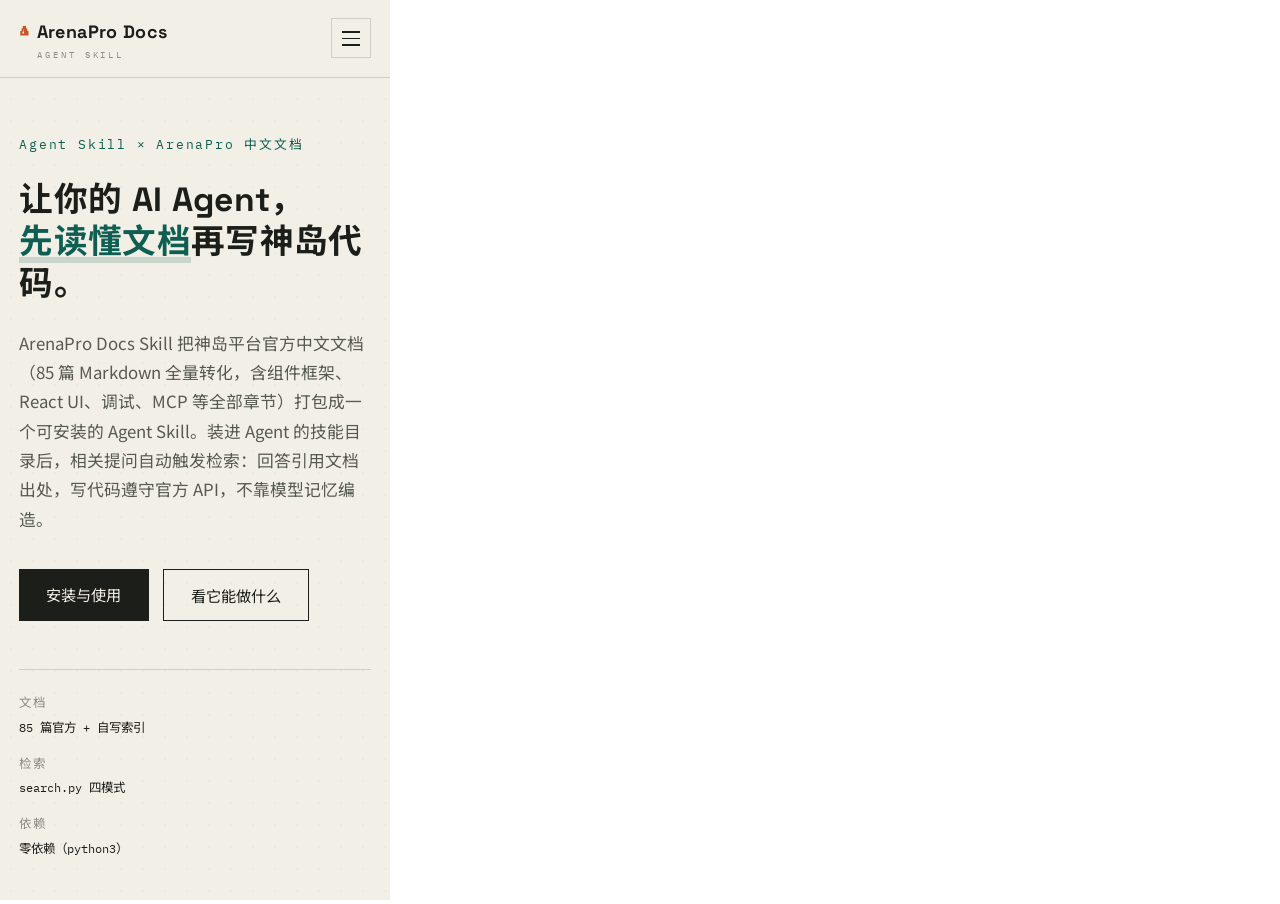
<file: qa/evidence/iframe390b.html>
<!DOCTYPE html><html><head><meta charset="UTF-8"><style>body{margin:0}iframe{border:0;width:390px;height:900px}</style></head><body>
<iframe id="f" srcdoc="<!DOCTYPE html>
<html lang=&quot;zh-CN&quot;>
<head>
<meta charset=&quot;UTF-8&quot;>
<meta name=&quot;viewport&quot; content=&quot;width=device-width, initial-scale=1.0&quot;>
<title>ArenaPro Docs Skill — 让 AI Agent 带着完整ArenaPro文档写代码</title>
<meta name=&quot;description&quot; content=&quot;一个可安装的 Agent Skill：将 ArenaPro（神岛平台）中文文档全量接入 AI Agent，按需检索、带出处回答、指导开发工作流。&quot;>
<link rel=&quot;preconnect&quot; href=&quot;https://fonts.googleapis.com&quot;>
<link rel=&quot;preconnect&quot; href=&quot;https://fonts.gstatic.com&quot; crossorigin>
<link href=&quot;https://fonts.googleapis.com/css2?family=Space+Grotesk:wght@500;700&amp;family=IBM+Plex+Mono:wght@400;500&amp;family=Noto+Serif+SC:wght@600;700&amp;family=Noto+Sans+SC:wght@400;500&amp;display=swap&quot; rel=&quot;stylesheet&quot;>
<link rel=&quot;stylesheet&quot; href=&quot;styles.css&quot;>
</head>
<body>
<a class=&quot;skip-link&quot; href=&quot;#main&quot;>跳到主要内容</a>

<header class=&quot;site-nav&quot; id=&quot;top&quot;>
  <div class=&quot;nav-inner&quot;>
    <a class=&quot;brand&quot; href=&quot;#top&quot; aria-label=&quot;ArenaPro Docs Skill 首页&quot;>
      <span class=&quot;brand-mark&quot; aria-hidden=&quot;true&quot;>◮</span>
      <span class=&quot;brand-name&quot;>ArenaPro Docs<span class=&quot;brand-sub&quot;>AGENT SKILL</span></span>
    </a>
    <nav aria-label=&quot;主导航&quot; class=&quot;nav-links&quot; id=&quot;nav-links&quot;>
      <a href=&quot;#what&quot;>是什么</a>
      <a href=&quot;#whofor&quot;>给谁用</a>
      <a href=&quot;#capabilities&quot;>装后能做什么</a>
      <a href=&quot;#install&quot;>安装使用</a>
      <a href=&quot;#background&quot;>关于 ArenaPro</a>
      <a href=&quot;#community&quot;>社区</a>
    </nav>
    <a class=&quot;nav-cta&quot; href=&quot;#install&quot;>安装 Skill</a>
    <button class=&quot;nav-toggle&quot; aria-expanded=&quot;false&quot; aria-controls=&quot;nav-links&quot; aria-label=&quot;打开菜单&quot;>
      <span></span><span></span><span></span>
    </button>
  </div>
</header>

<main id=&quot;main&quot;>

  <!-- ============ HERO ============ -->
  <section class=&quot;hero&quot;>
    <div class=&quot;hero-grid&quot;>
      <div class=&quot;hero-copy&quot;>
        <p class=&quot;kicker mono&quot;>Agent Skill × ArenaPro 中文文档</p>
        <h1>让你的 AI Agent，<br><span class=&quot;hl&quot;>先读懂文档</span>再写神岛代码。</h1>
        <p class=&quot;lead&quot;>ArenaPro Docs Skill 把神岛平台官方中文文档（85 篇 Markdown 全量转化，含组件框架、React UI、调试、MCP 等全部章节）打包成一个可安装的 Agent Skill。装进 Agent 的技能目录后，相关提问自动触发检索：回答引用文档出处，写代码遵守官方 API，不靠模型记忆编造。</p>
        <div class=&quot;hero-actions&quot;>
          <a class=&quot;btn btn-solid&quot; href=&quot;#install&quot;>安装与使用</a>
          <a class=&quot;btn btn-line&quot; href=&quot;#capabilities&quot;>看它能做什么</a>
        </div>
        <dl class=&quot;hero-facts mono&quot;>
          <div><dt>文档</dt><dd>85 篇官方 + 自写索引</dd></div>
          <div><dt>检索</dt><dd>search.py 四模式</dd></div>
          <div><dt>依赖</dt><dd>零依赖（python3）</dd></div>
        </dl>
      </div>

      <div class=&quot;hero-visual&quot; aria-hidden=&quot;true&quot;>
        <div class=&quot;agent&quot;>
          <div class=&quot;agent-bar&quot;>
            <span class=&quot;dot&quot;></span><span class=&quot;dot&quot;></span><span class=&quot;dot&quot;></span>
            <span class=&quot;agent-file mono&quot;>agent session</span>
            <span class=&quot;agent-badge mono&quot;>arenapro-docs</span>
          </div>
          <div class=&quot;agent-body mono&quot;>
            <p class=&quot;msg-user&quot;><span class=&quot;who&quot;>你</span>ArenaPro 里怎么给实体挂一个每帧更新的组件？</p>
            <p class=&quot;msg-ask&quot;><span class=&quot;who&quot;>Agent</span>用 <span class=&quot;fn&quot;>@component</span> 装饰器继承 <span class=&quot;ty&quot;>NodeSystem</span>，实现 <span class=&quot;fn&quot;>onUpdate</span>(dt)…</p>
            <p class=&quot;msg-ref&quot;><span class=&quot;ref-chip&quot;>检索</span>package/component/componentGuide/decorator.md · lifecycle.md</p>
            <p class=&quot;msg-ask cont&quot;><span class=&quot;who&quot;>Agent</span>注意生命周期里 <span class=&quot;kw&quot;>onCreate</span> 才能拿到子节点；HMR 改动后无需重启即可验证。</p>
            <p class=&quot;msg-ref&quot;><span class=&quot;ref-chip&quot;>引用</span>guide/04-development-workflow/hmr.md</p>
          </div>
          <div class=&quot;agent-status mono&quot;>
            <span class=&quot;st-sync&quot;>● 文档索引已就绪</span>
            <span>答案均带文档出处</span>
          </div>
        </div>
        <div class=&quot;visual-note mono&quot;>// 不背答案，按文档检索后回答</div>
      </div>
    </div>
  </section>

  <!-- ============ 01 是什么 ============ -->
  <section class=&quot;section&quot; id=&quot;what&quot;>
    <div class=&quot;section-head&quot;>
      <span class=&quot;sec-no mono&quot;>01</span>
      <h2>这个 Skill 是什么</h2>
    </div>
    <div class=&quot;pos-grid&quot;>
      <div class=&quot;pos-statement&quot;>
        <p>一句话：把 ArenaPro 官方中文文档变成 AI Agent 可以按需检索、带出处引用的工作知识库。它不是文档的复制粘贴展示，而是一份带清单、索引与使用规程的 Skill——Agent 装载后知道「先查文档，再作答、再写码」。</p>
        <p class=&quot;pos-compo mono&quot;>构成 = SKILL.md（触发条件与检索规程）+ scripts/search.py（零依赖检索）+ references/docs/（85 篇官方文档转化件 + 自写导航索引 + 2 篇原创指南）· 详见 <a class=&quot;inline-link&quot; href=&quot;../docs-md/own/overview.md&quot;>Skill 总览</a></p>
      </div>
      <div class=&quot;pos-items&quot;>
        <article class=&quot;pos-item reveal&quot;>
          <h3>全量、结构化</h3>
          <p>对应官方站点导航层级组织：入门、开发工作流、进阶主题、组件框架、React UI、与引擎差异、配置权限、MCP、社区。保留原文标题层级、代码块与内部链接关系。</p>
        </article>
        <article class=&quot;pos-item reveal&quot;>
          <h3>按需检索，不塞满上下文</h3>
          <p>Skill 清单先给 Agent 一张主题地图，再按问题定位到具体 md 文件读取。问 HMR 就查 HMR，不必带着全部文档陪跑。</p>
        </article>
        <article class=&quot;pos-item reveal&quot;>
          <h3>答案可溯源</h3>
          <p>回答附带文档路径出处，写出的代码示例以官方 API 章节为准。出错时人和 Agent 都能回到原文核对。</p>
        </article>
      </div>
    </div>
  </section>

  <!-- ============ 02 给谁用 ============ -->
  <section class=&quot;section&quot; id=&quot;whofor&quot;>
    <div class=&quot;section-head&quot;>
      <span class=&quot;sec-no mono&quot;>02</span>
      <h2>给谁用</h2>
      <p class=&quot;sec-desc&quot;>只要你搭配的编程 Agent 需要理解 ArenaPro，这个 Skill 就是它的说明书。</p>
    </div>
    <div class=&quot;who-grid&quot;>
      <div class=&quot;who-card reveal&quot;>
        <span class=&quot;who-tag mono&quot;>CREATOR</span>
        <h3>神岛创作者</h3>
        <p>在 VSCode 里配 Copilot 类 Agent 写玩法逻辑时，让 Agent 基于真实 API 而非猜测来生成组件、React UI 与配置代码。</p>
      </div>
      <div class=&quot;who-card reveal&quot;>
        <span class=&quot;who-tag mono&quot;>AGENT</span>
        <h3>AI 编程助手 / 数字员工</h3>
        <p>作为 QoderWake 等 Agent 平台的技能装载，用于答疑群、工单机器人、内部知识助手等需要 ArenaPro 领域知识的场景。</p>
      </div>
      <div class=&quot;who-card reveal&quot;>
        <span class=&quot;who-tag mono&quot;>TEAM</span>
        <h3>团队与工具作者</h3>
        <p>围绕 ArenaPro 做脚手架、CI 或 MCP 工具链的团队，可以直接复用这套 md 知识库作为机器可读的事实源。</p>
      </div>
    </div>
  </section>

  <!-- ============ 03 装后能做什么 ============ -->
  <section class=&quot;section section-tone&quot; id=&quot;capabilities&quot;>
    <div class=&quot;section-head&quot;>
      <span class=&quot;sec-no mono&quot;>03</span>
      <h2>装上之后，Agent 能做什么</h2>
      <p class=&quot;sec-desc&quot;>能力边界就是文档边界——下面每一项都对应 docs-md 里的真实章节。</p>
    </div>
    <ul class=&quot;cap-grid&quot; role=&quot;list&quot;>
      <li class=&quot;cap reveal&quot;>
        <span class=&quot;cap-no mono&quot;>C1</span>
        <h3>带出处的文档问答</h3>
        <p>「权限怎么授权？」「dao3Cfg 有哪些字段？」——直接定位 authority / dao3Cfg 章节作答并附文件路径。</p>
      </li>
      <li class=&quot;cap reveal&quot;>
        <span class=&quot;cap-no mono&quot;>C2</span>
        <h3>按官方 API 写组件代码</h3>
        <p>Component、NodeSystem、装饰器、生命周期、事件节点、时间回溯系统——生成的代码有章节依据。</p>
      </li>
      <li class=&quot;cap reveal&quot;>
        <span class=&quot;cap-no mono&quot;>C3</span>
        <h3>编写游戏内 React UI</h3>
        <p>环境搭建、XML 语法、Hooks、事件处理、refs、多组件组织等 reactGuide 全章可检索。</p>
      </li>
      <li class=&quot;cap reveal&quot;>
        <span class=&quot;cap-no mono&quot;>C4</span>
        <h3>指导完整开发工作流</h3>
        <p>从安装环境、创建项目、连接云端，到编译原理、HMR 热更新与断点调试的分步指引。</p>
      </li>
      <li class=&quot;cap reveal&quot;>
        <span class=&quot;cap-no mono&quot;>C5</span>
        <h3>讲清与引擎的差异</h3>
        <p>存储、资源路径、对话框、自定义实体、远程通道、体素等 difference 章节逐条对照。</p>
      </li>
      <li class=&quot;cap reveal&quot;>
        <span class=&quot;cap-no mono&quot;>C6</span>
        <h3>NPM 生态实践建议</h3>
        <p>本地包、发布共享包，以及 zod、remeda、gl-matrix、simplex-noise 等在 ArenaPro 下的用法。</p>
      </li>
      <li class=&quot;cap reveal&quot;>
        <span class=&quot;cap-no mono&quot;>C7</span>
        <h3>自动化测试与规范</h3>
        <p>进阶主题中的测试、Lint 与格式化、代码复用与通信约定等最佳实践可直接引用。</p>
      </li>
      <li class=&quot;cap reveal&quot;>
        <span class=&quot;cap-no mono&quot;>C8</span>
        <h3>MCP 协同</h3>
        <p>结合官方 MCP 工具章节，把知识库问答模式接入支持 MCP 的客户端。</p>
      </li>
    </ul>
  </section>

  <!-- ============ 04 安装与使用 ============ -->
  <section class=&quot;section&quot; id=&quot;install&quot;>
    <div class=&quot;section-head&quot;>
      <span class=&quot;sec-no mono&quot;>04</span>
      <h2>安装与使用</h2>
      <p class=&quot;sec-desc&quot;>Skill 是自包含目录 <code>skill/arenapro-docs/</code>（SKILL.md + scripts/search.py + references/docs/），拷贝即装。完整说明见 <a class=&quot;inline-link&quot; href=&quot;../docs-md/own/installation-and-usage.md&quot;>安装与使用指南</a>。</p>
    </div>
    <div class=&quot;start-grid&quot;>
      <div class=&quot;start-steps&quot;>
        <div class=&quot;start-step&quot;>
          <span class=&quot;start-idx mono&quot;>1</span>
          <div>
            <h3>拷贝进技能目录</h3>
            <p>项目级（仅当前项目）或用户级（该用户全部会话），任选其一：</p>
            <pre class=&quot;term mono&quot;><code># 项目级
$ mkdir -p &amp;lt;项目根&amp;gt;/.qoder/skills
$ cp -R arenapro-project/skill/arenapro-docs &amp;lt;项目根&amp;gt;/.qoder/skills/

# 用户级
$ cp -R arenapro-project/skill/arenapro-docs ~/.qoderwake/qodercli/skills/</code></pre>
            <p class=&quot;step-note&quot;>QoderWake 数字员工可在平台 Skill 管理入口挂载同一目录。</p>
          </div>
        </div>
        <div class=&quot;start-step&quot;>
          <span class=&quot;start-idx mono&quot;>2</span>
          <div>
            <h3>重载并确认装载</h3>
            <p>重启会话或执行 <code>/skills reload</code>，再用 <code>/skills list</code> 确认 <code>arenapro-docs</code> 已出现。</p>
            <pre class=&quot;term mono&quot;><code>$ python3 &amp;lt;skill_dir&amp;gt;/scripts/search.py --toc | head
# 应列出全部文档的相对路径与标题</code></pre>
          </div>
        </div>
        <div class=&quot;start-step&quot;>
          <span class=&quot;start-idx mono&quot;>3</span>
          <div>
            <h3>提问验证</h3>
            <p>ArenaPro 相关提问会自动触发，也可手动调用。先问一句要出处的，确认 Agent 在检索而非编造：</p>
            <pre class=&quot;term mono&quot;><code>/arenapro-docs 组件生命周期方法的执行顺序是什么？给出文档依据</code></pre>
            <p class=&quot;step-note&quot;>检索四模式：<code>search.py 关键词…</code>（AND 检索）、<code>--files</code>（命中排名）、<code>--toc</code>（全站目录）、<code>--read … --lines</code>（分页读取）。</p>
          </div>
        </div>
      </div>
      <aside class=&quot;start-aside&quot;>
        <h3 class=&quot;mono&quot;>装载自检清单</h3>
        <table>
          <thead><tr><th scope=&quot;col&quot;>检查项</th><th scope=&quot;col&quot;>预期</th></tr></thead>
          <tbody>
            <tr><td>/skills list 可见</td><td class=&quot;mono&quot;>arenapro-docs</td></tr>
            <tr><td>--toc 输出</td><td class=&quot;mono&quot;>全量清单</td></tr>
            <tr><td>回答附文档路径引用</td><td class=&quot;mono&quot;>必选</td></tr>
            <tr><td>离线可用</td><td class=&quot;mono&quot;>是</td></tr>
          </tbody>
        </table>
        <h3 class=&quot;mono aside-gap&quot;>保持文档最新</h3>
        <p class=&quot;start-note&quot;>项目库 <code>docs-md/</code> 更新后无需重装。文档目录按优先级解析：<code>--docs-dir</code> 参数 &amp;gt; 环境变量 <code>ARENAPRO_DOCS_DIR</code> &amp;gt; Skill 内置 <code>references/docs/</code> &amp;gt; 相邻 <code>../../docs-md/</code>。例如：</p>
        <pre class=&quot;term mono&quot;><code>$ export ARENAPRO_DOCS_DIR=\
    /path/to/arenapro-project/docs-md</code></pre>
        <a class=&quot;btn btn-solid btn-block&quot; href=&quot;https://docs.dao3.fun/arenapro/zh/mcp/chat-only-knowledgebase.html&quot; target=&quot;_blank&quot; rel=&quot;noopener&quot;>了解知识库模式</a>
      </aside>
    </div>
  </section>

  <!-- ============ 05 背景：ArenaPro ============ -->
  <section class=&quot;section section-tone&quot; id=&quot;background&quot;>
    <div class=&quot;section-head&quot;>
      <span class=&quot;sec-no mono&quot;>05</span>
      <h2>背景：ArenaPro 是什么</h2>
      <p class=&quot;sec-desc&quot;>这个 Skill 服务的对象——神岛（Dao3 Arena）平台的官方开发工具链。</p>
    </div>
    <div class=&quot;bg-grid&quot;>
      <div class=&quot;bg-copy&quot;>
        <p>ArenaPro Creator 是面向神岛游戏平台的 VSCode 扩展与开发方案：用 TypeScript 写玩法逻辑，保存即同步到云端，HMR 实时预览，<code>Alt+Q</code> 完整构建，断点调试可逐帧回溯；配套组件化框架（<code>@dao3fun/component</code>）、游戏内 React UI（<code>@dao3fun/react</code>）、NPM 包生态与 MCP 工具接入。</p>
        <p>环境门槛很低：VS Code v1.9.0+、Node.js v20+，在扩展市场搜索 <strong>ArenaPro Creator</strong> 安装即可创建第一个项目。</p>
      </div>
      <ol class=&quot;flow flow-4&quot; role=&quot;list&quot;>
        <li class=&quot;flow-step reveal&quot;><span class=&quot;flow-idx mono&quot;>WORKFLOW</span><h3>创建项目</h3><p>插件脚手架生成规范 TypeScript 工程。</p></li>
        <li class=&quot;flow-step reveal&quot;><span class=&quot;flow-idx mono&quot;>COMPILE</span><h3>编译打包</h3><p>Webpack 翻译 TS、合并资源，产出可上传成品。</p></li>
        <li class=&quot;flow-step reveal&quot;><span class=&quot;flow-idx mono&quot;>SYNC</span><h3>云端连接</h3><p>保存即同步神岛环境，本地线上不分家。</p></li>
        <li class=&quot;flow-step reveal&quot;><span class=&quot;flow-idx mono&quot;>DEBUG</span><h3>调试热更</h3><p>HMR 实时预览 + 断点回溯验证每次改动。</p></li>
      </ol>
    </div>
    <div class=&quot;docs-strip&quot;>
      <span class=&quot;docs-strip-label mono&quot;>官方文档</span>
      <a href=&quot;https://docs.dao3.fun/arenapro/zh/&quot; target=&quot;_blank&quot; rel=&quot;noopener&quot;>中文站</a>
      <a href=&quot;https://docs.dao3.fun/arenapro/en/&quot; target=&quot;_blank&quot; rel=&quot;noopener&quot;>English</a>
      <a href=&quot;https://docs.box3lab.com/apapi/&quot; target=&quot;_blank&quot; rel=&quot;noopener&quot;>API 手册</a>
      <span class=&quot;docs-strip-sep&quot; aria-hidden=&quot;true&quot;>|</span>
      <span class=&quot;docs-strip-label mono&quot;>Skill 文档</span>
      <a href=&quot;../docs-md/own/overview.md&quot;>总览</a>
      <a href=&quot;../docs-md/own/installation-and-usage.md&quot;>安装与使用</a>
      <span class=&quot;docs-strip-hint mono&quot;>Skill 内置文档与在线官方文档同步校对</span>
    </div>
  </section>

  <!-- ============ 06 社区 ============ -->
  <section class=&quot;section&quot; id=&quot;community&quot;>
    <div class=&quot;section-head&quot;>
      <span class=&quot;sec-no mono&quot;>06</span>
      <h2>反馈与社区</h2>
      <p class=&quot;sec-desc&quot;>Skill 的问题提给我们；ArenaPro 平台的问题，社区里也有组织。</p>
    </div>
    <div class=&quot;comm-grid&quot;>
      <a class=&quot;comm-card reveal&quot; href=&quot;https://github.com/box3lab&quot; target=&quot;_blank&quot; rel=&quot;noopener&quot;>
        <h3>GitHub</h3>
        <p>Box3Lab 组织主页——ArenaPro 插件与开源项目。Skill 或文档转化件的问题请走项目库 Issue 渠道。</p>
        <span class=&quot;comm-arrow&quot; aria-hidden=&quot;true&quot;>↗</span>
      </a>
      <a class=&quot;comm-card reveal&quot; href=&quot;https://qm.qq.com/cgi-bin/qm/qr?authKey=LteV6YzMX0xKmrQSp8%2BaNi6YUdonwyVMc44npCKlNymwnoWVZBmG5Y4S4N9RwxEP&amp;amp;k=JeZQYLLnherYW6pGlbODkErutSmbkzr-&amp;amp;noverify=0&quot; target=&quot;_blank&quot; rel=&quot;noopener&quot;>
        <h3>创作者 QQ 群</h3>
        <p>ArenaPro 官方创作者社区。装载 Skill 后碰到的平台问题在这里问，效率最高。</p>
        <span class=&quot;comm-arrow&quot; aria-hidden=&quot;true&quot;>↗</span>
      </a>
      <a class=&quot;comm-card reveal&quot; href=&quot;https://docs.dao3.fun/arenapro/zh/community/release-notes.html&quot; target=&quot;_blank&quot; rel=&quot;noopener&quot;>
        <h3>文档时效</h3>
        <p>平台更新日志是校对基准：官方文档有大改时，用 refresh_docs.py 重刷 docs-md 即可。</p>
        <span class=&quot;comm-arrow&quot; aria-hidden=&quot;true&quot;>↗</span>
      </a>
      <a class=&quot;comm-card reveal&quot; href=&quot;../README.md&quot;>
        <h3>项目库</h3>
        <p>Skill 本体、docs-md 与 QA 记录都在 arenapro-project/。装载与检索问题从安装指南查起，未覆盖的反馈给维护团队。</p>
        <span class=&quot;comm-arrow&quot; aria-hidden=&quot;true&quot;>↗</span>
      </a>
    </div>
  </section>

  <!-- ============ 尾章 ============ -->
  <section class=&quot;endcap&quot;>
    <p class=&quot;endcap-kicker mono&quot;>GET STARTED</p>
    <h2>把文档装进 Agent，把精力留给创意。</h2>
    <div class=&quot;hero-actions&quot;>
      <a class=&quot;btn btn-solid&quot; href=&quot;#install&quot;>安装 Skill</a>
      <a class=&quot;btn btn-line&quot; href=&quot;https://docs.dao3.fun/arenapro/zh/&quot; target=&quot;_blank&quot; rel=&quot;noopener&quot;>在线文档</a>
    </div>
  </section>

</main>

<footer class=&quot;site-footer&quot;>
  <div class=&quot;foot-inner&quot;>
    <p class=&quot;foot-brand&quot;>ArenaPro Docs Skill <span class=&quot;mono&quot;>/ 基于 ArenaPro 中文文档构建</span></p>
    <p class=&quot;foot-copy mono&quot;>Docs © Box3Lab 2024-2025</p>
    <nav class=&quot;foot-links&quot; aria-label=&quot;页脚导航&quot;>
      <a href=&quot;https://docs.dao3.fun/arenapro/zh/&quot; target=&quot;_blank&quot; rel=&quot;noopener&quot;>中文文档</a>
      <a href=&quot;https://docs.dao3.fun/arenapro/en/&quot; target=&quot;_blank&quot; rel=&quot;noopener&quot;>English</a>
      <a href=&quot;https://github.com/box3lab&quot; target=&quot;_blank&quot; rel=&quot;noopener&quot;>GitHub</a>
    </nav>
  </div>
</footer>

<script src=&quot;app.js&quot;></script>
</body>
</html>
"></iframe>
<script>
document.getElementById("f").addEventListener("load", function(){
  var fr = this;
  setTimeout(function(){
    var d = fr.contentDocument;
    if(!d){document.title="BLOCKED";return;}
    var de = d.documentElement, cw = de.clientWidth;
    var out = [];
    function scrollers(){var set=new Set();d.querySelectorAll("*").forEach(function(el){var s=fr.contentWindow.getComputedStyle(el);if(["auto","scroll","hidden"].includes(s.overflowX))set.add(el);});return set;}
    var sc = scrollers();
    d.querySelectorAll("*").forEach(function(el){
      var anc=el.parentElement, skip=false;
      while(anc){if(sc.has(anc)){skip=true;break;}anc=anc.parentElement;}
      if(skip)return;
      var r=el.getBoundingClientRect();
      if(r.right>cw+1&&r.width>0)out.push((el.tagName+"."+(typeof el.className==="string"?el.className.trim().split(/\s+/)[0]:""))+"@"+Math.round(r.right));
    });
    document.title="IF390|cw="+cw+"|sw="+de.scrollWidth+"|"+out.slice(0,10).join("||");
  }, 2000);
});
</script></body></html>
</file>
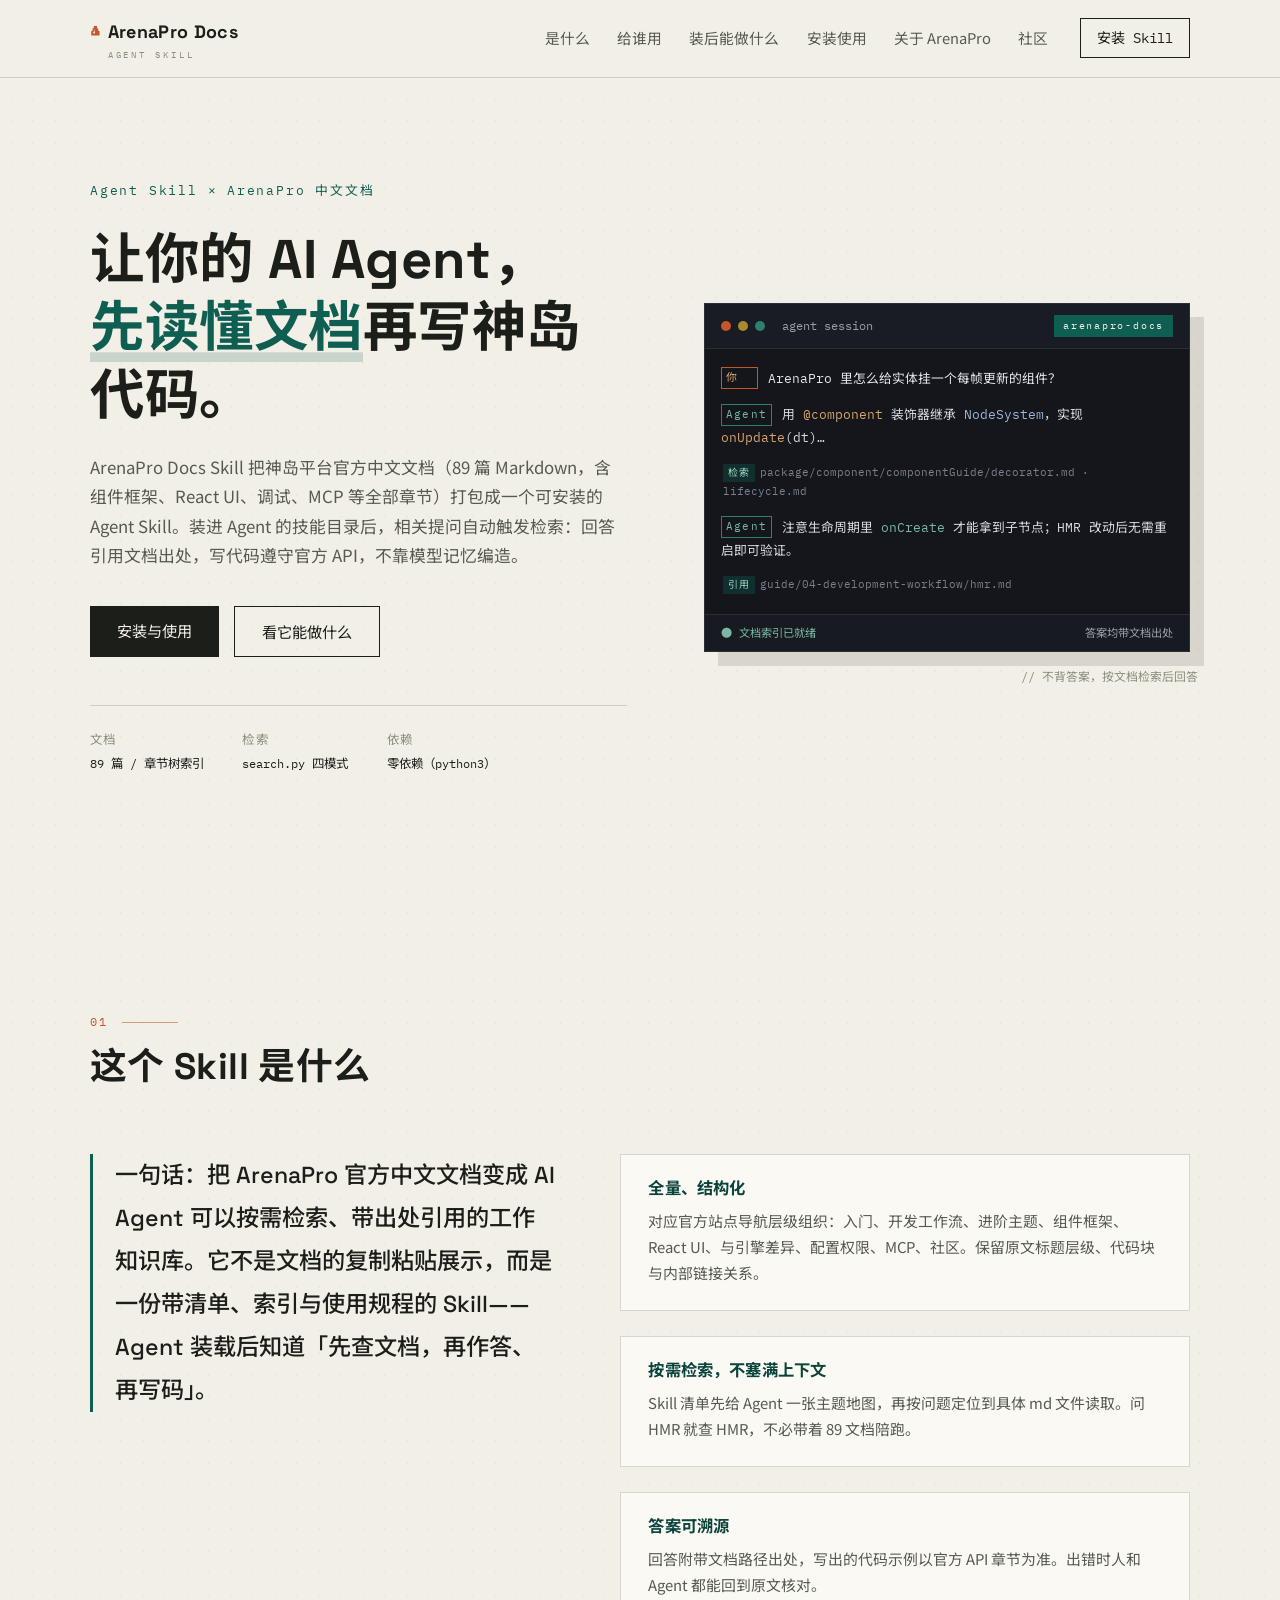
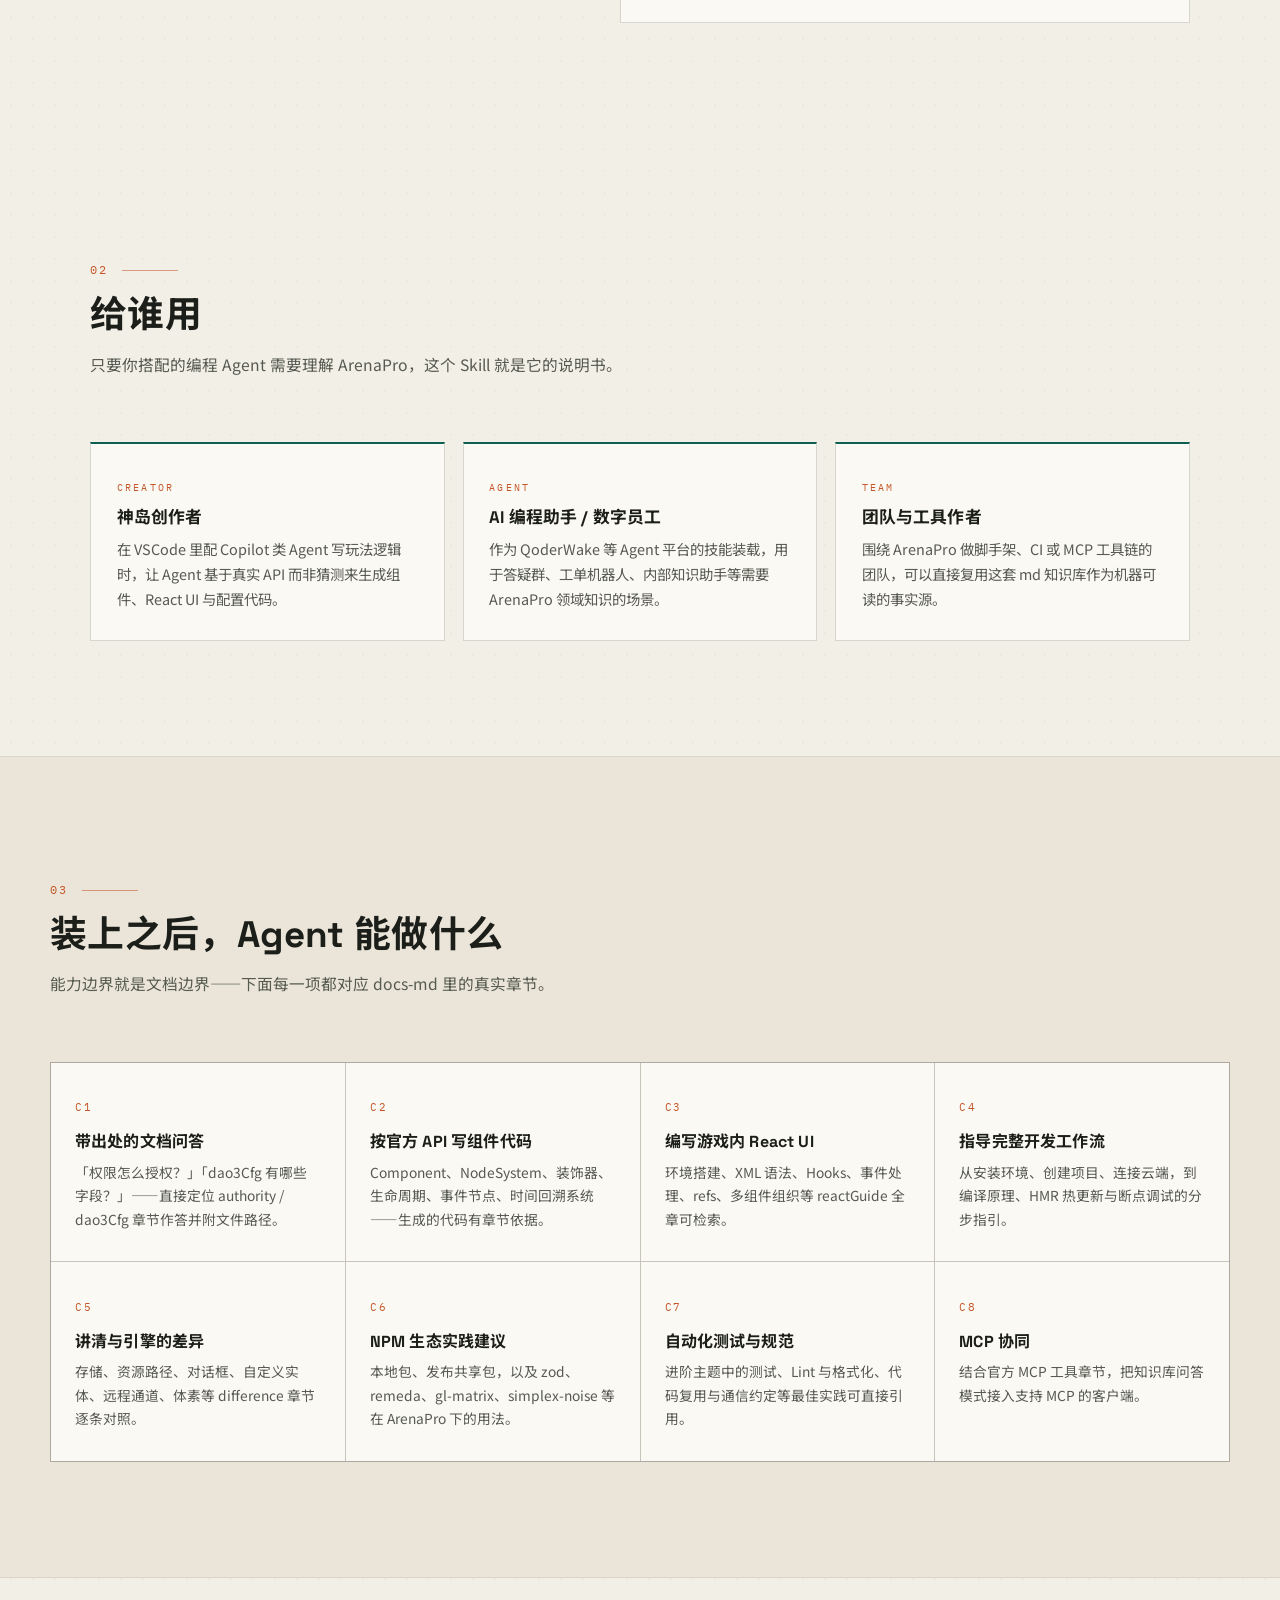
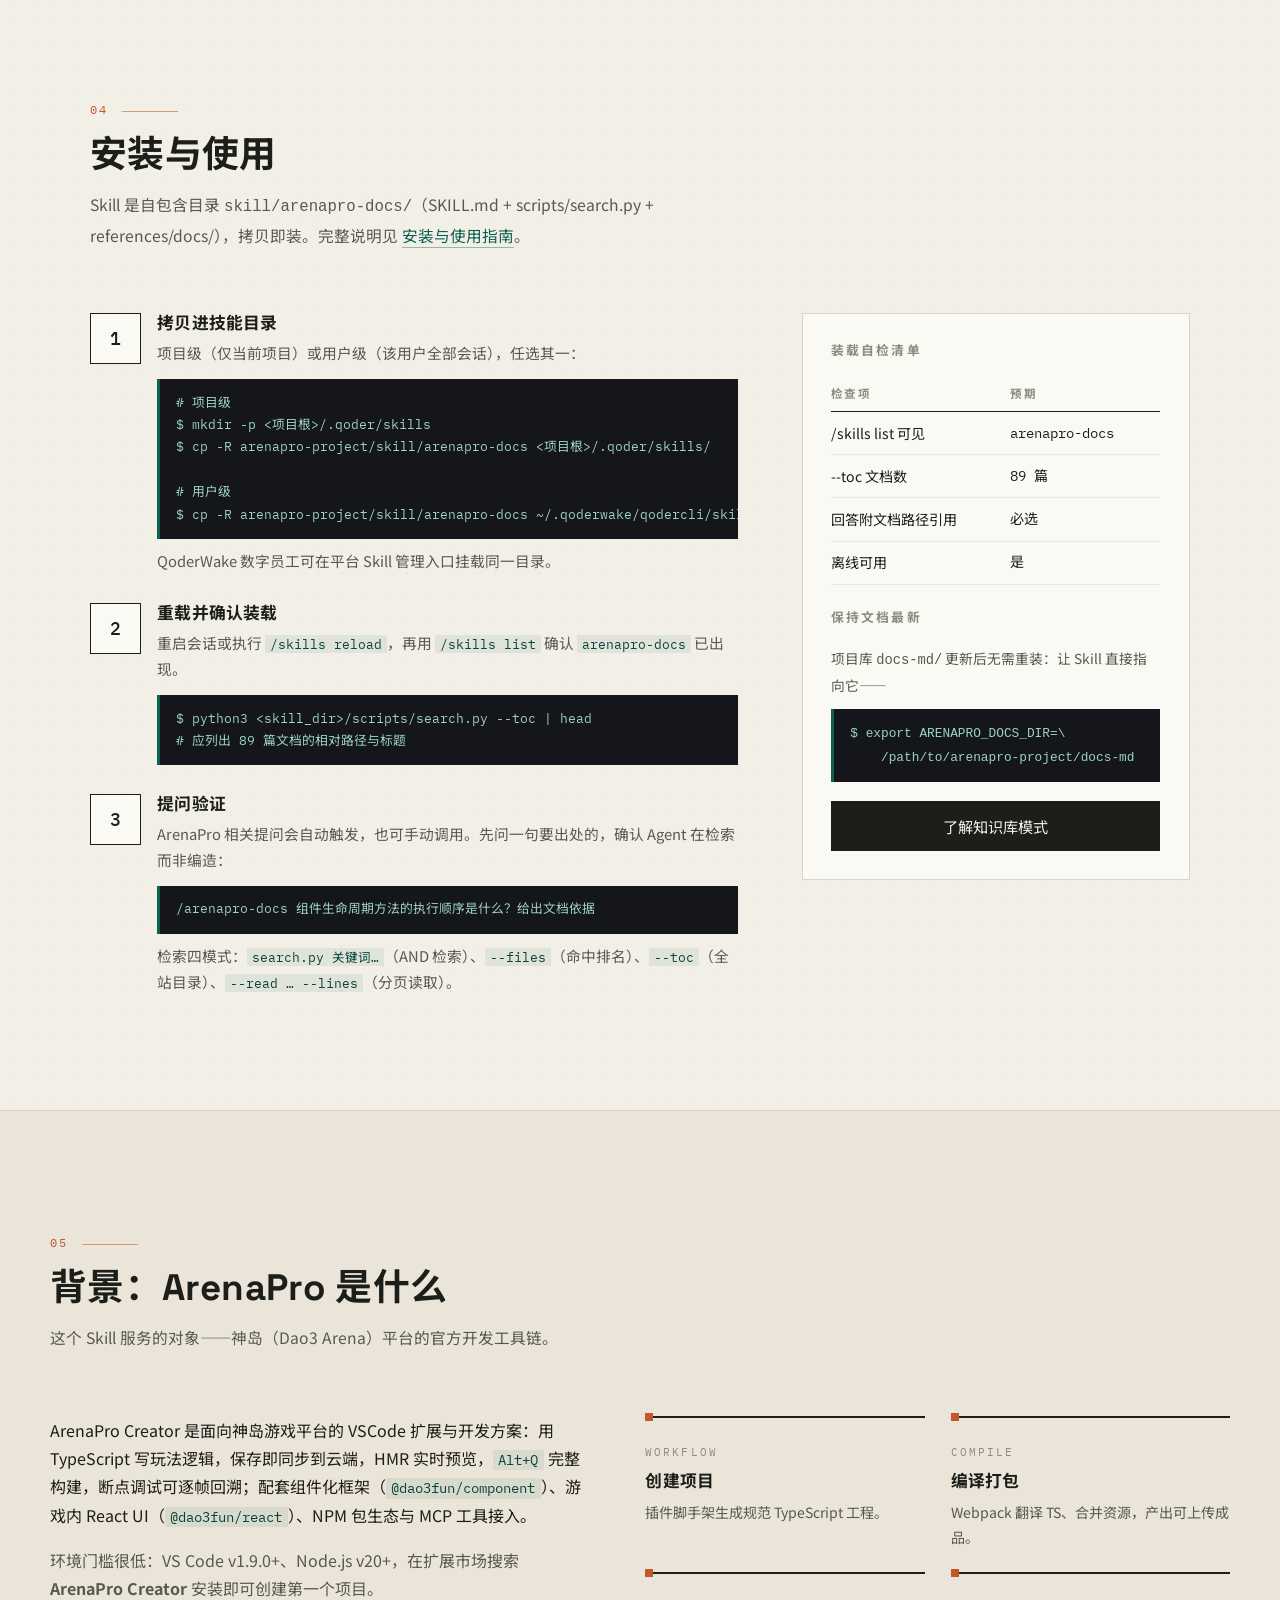
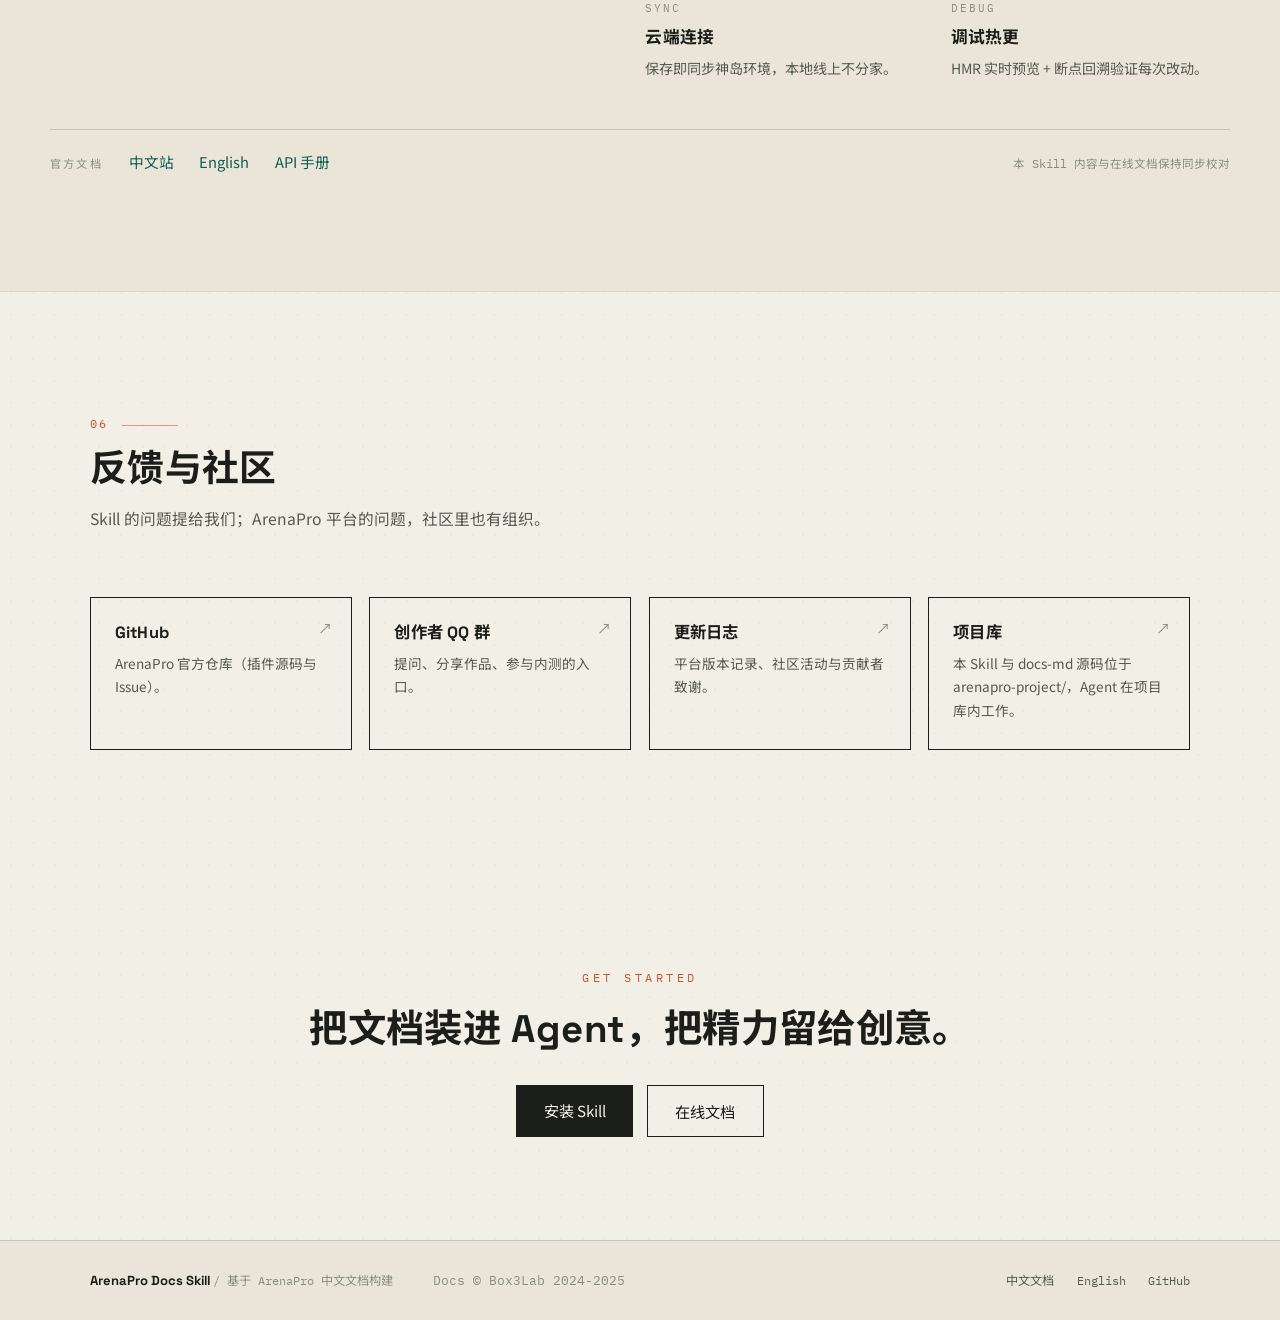
<file: qa/evidence/probe-mobile.html>
<!DOCTYPE html>
<html lang="zh-CN">
<head>
<meta charset="UTF-8">
<meta name="viewport" content="width=device-width, initial-scale=1.0">
<title>ArenaPro Docs Skill — 让 AI Agent 带着完整ArenaPro文档写代码</title>
<meta name="description" content="一个可安装的 Agent Skill：将 ArenaPro（神岛平台）中文文档全量接入 AI Agent，按需检索、带出处回答、指导开发工作流。">
<link rel="preconnect" href="https://fonts.googleapis.com">
<link rel="preconnect" href="https://fonts.gstatic.com" crossorigin>
<link href="https://fonts.googleapis.com/css2?family=Space+Grotesk:wght@500;700&family=IBM+Plex+Mono:wght@400;500&family=Noto+Serif+SC:wght@600;700&family=Noto+Sans+SC:wght@400;500&display=swap" rel="stylesheet">
<link rel="stylesheet" href="styles.css">
</head>
<body>
<a class="skip-link" href="#main">跳到主要内容</a>

<header class="site-nav" id="top">
  <div class="nav-inner">
    <a class="brand" href="#top" aria-label="ArenaPro Docs Skill 首页">
      <span class="brand-mark" aria-hidden="true">◮</span>
      <span class="brand-name">ArenaPro Docs<span class="brand-sub">AGENT SKILL</span></span>
    </a>
    <nav aria-label="主导航" class="nav-links" id="nav-links">
      <a href="#what">是什么</a>
      <a href="#whofor">给谁用</a>
      <a href="#capabilities">装后能做什么</a>
      <a href="#install">安装使用</a>
      <a href="#background">关于 ArenaPro</a>
      <a href="#community">社区</a>
    </nav>
    <a class="nav-cta" href="#install">安装 Skill</a>
    <button class="nav-toggle" aria-expanded="false" aria-controls="nav-links" aria-label="打开菜单">
      <span></span><span></span><span></span>
    </button>
  </div>
</header>

<main id="main">

  <!-- ============ HERO ============ -->
  <section class="hero">
    <div class="hero-grid">
      <div class="hero-copy">
        <p class="kicker mono">Agent Skill × ArenaPro 中文文档</p>
        <h1>让你的 AI Agent，<br><span class="hl">先读懂文档</span>再写神岛代码。</h1>
        <p class="lead">ArenaPro Docs Skill 把神岛平台官方中文文档（89 篇 Markdown，含组件框架、React UI、调试、MCP 等全部章节）打包成一个可安装的 Agent Skill。装进 Agent 的技能目录后，相关提问自动触发检索：回答引用文档出处，写代码遵守官方 API，不靠模型记忆编造。</p>
        <div class="hero-actions">
          <a class="btn btn-solid" href="#install">安装与使用</a>
          <a class="btn btn-line" href="#capabilities">看它能做什么</a>
        </div>
        <dl class="hero-facts mono">
          <div><dt>文档</dt><dd>89 篇 / 章节树索引</dd></div>
          <div><dt>检索</dt><dd>search.py 四模式</dd></div>
          <div><dt>依赖</dt><dd>零依赖（python3）</dd></div>
        </dl>
      </div>

      <div class="hero-visual" aria-hidden="true">
        <div class="agent">
          <div class="agent-bar">
            <span class="dot"></span><span class="dot"></span><span class="dot"></span>
            <span class="agent-file mono">agent session</span>
            <span class="agent-badge mono">arenapro-docs</span>
          </div>
          <div class="agent-body mono">
            <p class="msg-user"><span class="who">你</span>ArenaPro 里怎么给实体挂一个每帧更新的组件？</p>
            <p class="msg-ask"><span class="who">Agent</span>用 <span class="fn">@component</span> 装饰器继承 <span class="ty">NodeSystem</span>，实现 <span class="fn">onUpdate</span>(dt)…</p>
            <p class="msg-ref"><span class="ref-chip">检索</span>package/component/componentGuide/decorator.md · lifecycle.md</p>
            <p class="msg-ask cont"><span class="who">Agent</span>注意生命周期里 <span class="kw">onCreate</span> 才能拿到子节点；HMR 改动后无需重启即可验证。</p>
            <p class="msg-ref"><span class="ref-chip">引用</span>guide/04-development-workflow/hmr.md</p>
          </div>
          <div class="agent-status mono">
            <span class="st-sync">● 文档索引已就绪</span>
            <span>答案均带文档出处</span>
          </div>
        </div>
        <div class="visual-note mono">// 不背答案，按文档检索后回答</div>
      </div>
    </div>
  </section>

  <!-- ============ 01 是什么 ============ -->
  <section class="section" id="what">
    <div class="section-head">
      <span class="sec-no mono">01</span>
      <h2>这个 Skill 是什么</h2>
    </div>
    <div class="pos-grid">
      <div class="pos-statement">
        <p>一句话：把 ArenaPro 官方中文文档变成 AI Agent 可以按需检索、带出处引用的工作知识库。它不是文档的复制粘贴展示，而是一份带清单、索引与使用规程的 Skill——Agent 装载后知道「先查文档，再作答、再写码」。</p>
      </div>
      <div class="pos-items">
        <article class="pos-item reveal">
          <h3>全量、结构化</h3>
          <p>对应官方站点导航层级组织：入门、开发工作流、进阶主题、组件框架、React UI、与引擎差异、配置权限、MCP、社区。保留原文标题层级、代码块与内部链接关系。</p>
        </article>
        <article class="pos-item reveal">
          <h3>按需检索，不塞满上下文</h3>
          <p>Skill 清单先给 Agent 一张主题地图，再按问题定位到具体 md 文件读取。问 HMR 就查 HMR，不必带着 89 文档陪跑。</p>
        </article>
        <article class="pos-item reveal">
          <h3>答案可溯源</h3>
          <p>回答附带文档路径出处，写出的代码示例以官方 API 章节为准。出错时人和 Agent 都能回到原文核对。</p>
        </article>
      </div>
    </div>
  </section>

  <!-- ============ 02 给谁用 ============ -->
  <section class="section" id="whofor">
    <div class="section-head">
      <span class="sec-no mono">02</span>
      <h2>给谁用</h2>
      <p class="sec-desc">只要你搭配的编程 Agent 需要理解 ArenaPro，这个 Skill 就是它的说明书。</p>
    </div>
    <div class="who-grid">
      <div class="who-card reveal">
        <span class="who-tag mono">CREATOR</span>
        <h3>神岛创作者</h3>
        <p>在 VSCode 里配 Copilot 类 Agent 写玩法逻辑时，让 Agent 基于真实 API 而非猜测来生成组件、React UI 与配置代码。</p>
      </div>
      <div class="who-card reveal">
        <span class="who-tag mono">AGENT</span>
        <h3>AI 编程助手 / 数字员工</h3>
        <p>作为 QoderWake 等 Agent 平台的技能装载，用于答疑群、工单机器人、内部知识助手等需要 ArenaPro 领域知识的场景。</p>
      </div>
      <div class="who-card reveal">
        <span class="who-tag mono">TEAM</span>
        <h3>团队与工具作者</h3>
        <p>围绕 ArenaPro 做脚手架、CI 或 MCP 工具链的团队，可以直接复用这套 md 知识库作为机器可读的事实源。</p>
      </div>
    </div>
  </section>

  <!-- ============ 03 装后能做什么 ============ -->
  <section class="section section-tone" id="capabilities">
    <div class="section-head">
      <span class="sec-no mono">03</span>
      <h2>装上之后，Agent 能做什么</h2>
      <p class="sec-desc">能力边界就是文档边界——下面每一项都对应 docs-md 里的真实章节。</p>
    </div>
    <ul class="cap-grid" role="list">
      <li class="cap reveal">
        <span class="cap-no mono">C1</span>
        <h3>带出处的文档问答</h3>
        <p>「权限怎么授权？」「dao3Cfg 有哪些字段？」——直接定位 authority / dao3Cfg 章节作答并附文件路径。</p>
      </li>
      <li class="cap reveal">
        <span class="cap-no mono">C2</span>
        <h3>按官方 API 写组件代码</h3>
        <p>Component、NodeSystem、装饰器、生命周期、事件节点、时间回溯系统——生成的代码有章节依据。</p>
      </li>
      <li class="cap reveal">
        <span class="cap-no mono">C3</span>
        <h3>编写游戏内 React UI</h3>
        <p>环境搭建、XML 语法、Hooks、事件处理、refs、多组件组织等 reactGuide 全章可检索。</p>
      </li>
      <li class="cap reveal">
        <span class="cap-no mono">C4</span>
        <h3>指导完整开发工作流</h3>
        <p>从安装环境、创建项目、连接云端，到编译原理、HMR 热更新与断点调试的分步指引。</p>
      </li>
      <li class="cap reveal">
        <span class="cap-no mono">C5</span>
        <h3>讲清与引擎的差异</h3>
        <p>存储、资源路径、对话框、自定义实体、远程通道、体素等 difference 章节逐条对照。</p>
      </li>
      <li class="cap reveal">
        <span class="cap-no mono">C6</span>
        <h3>NPM 生态实践建议</h3>
        <p>本地包、发布共享包，以及 zod、remeda、gl-matrix、simplex-noise 等在 ArenaPro 下的用法。</p>
      </li>
      <li class="cap reveal">
        <span class="cap-no mono">C7</span>
        <h3>自动化测试与规范</h3>
        <p>进阶主题中的测试、Lint 与格式化、代码复用与通信约定等最佳实践可直接引用。</p>
      </li>
      <li class="cap reveal">
        <span class="cap-no mono">C8</span>
        <h3>MCP 协同</h3>
        <p>结合官方 MCP 工具章节，把知识库问答模式接入支持 MCP 的客户端。</p>
      </li>
    </ul>
  </section>

  <!-- ============ 04 安装与使用 ============ -->
  <section class="section" id="install">
    <div class="section-head">
      <span class="sec-no mono">04</span>
      <h2>安装与使用</h2>
      <p class="sec-desc">Skill 是自包含目录 <code>skill/arenapro-docs/</code>（SKILL.md + scripts/search.py + references/docs/），拷贝即装。完整说明见 <a class="inline-link" href="../docs-md/skill/installation-and-usage.md">安装与使用指南</a>。</p>
    </div>
    <div class="start-grid">
      <div class="start-steps">
        <div class="start-step">
          <span class="start-idx mono">1</span>
          <div>
            <h3>拷贝进技能目录</h3>
            <p>项目级（仅当前项目）或用户级（该用户全部会话），任选其一：</p>
            <pre class="term mono"><code># 项目级
$ mkdir -p &lt;项目根&gt;/.qoder/skills
$ cp -R arenapro-project/skill/arenapro-docs &lt;项目根&gt;/.qoder/skills/

# 用户级
$ cp -R arenapro-project/skill/arenapro-docs ~/.qoderwake/qodercli/skills/</code></pre>
            <p class="step-note">QoderWake 数字员工可在平台 Skill 管理入口挂载同一目录。</p>
          </div>
        </div>
        <div class="start-step">
          <span class="start-idx mono">2</span>
          <div>
            <h3>重载并确认装载</h3>
            <p>重启会话或执行 <code>/skills reload</code>，再用 <code>/skills list</code> 确认 <code>arenapro-docs</code> 已出现。</p>
            <pre class="term mono"><code>$ python3 &lt;skill_dir&gt;/scripts/search.py --toc | head
# 应列出 89 篇文档的相对路径与标题</code></pre>
          </div>
        </div>
        <div class="start-step">
          <span class="start-idx mono">3</span>
          <div>
            <h3>提问验证</h3>
            <p>ArenaPro 相关提问会自动触发，也可手动调用。先问一句要出处的，确认 Agent 在检索而非编造：</p>
            <pre class="term mono"><code>/arenapro-docs 组件生命周期方法的执行顺序是什么？给出文档依据</code></pre>
            <p class="step-note">检索四模式：<code>search.py 关键词…</code>（AND 检索）、<code>--files</code>（命中排名）、<code>--toc</code>（全站目录）、<code>--read … --lines</code>（分页读取）。</p>
          </div>
        </div>
      </div>
      <aside class="start-aside">
        <h3 class="mono">装载自检清单</h3>
        <table>
          <thead><tr><th scope="col">检查项</th><th scope="col">预期</th></tr></thead>
          <tbody>
            <tr><td>/skills list 可见</td><td class="mono">arenapro-docs</td></tr>
            <tr><td>--toc 文档数</td><td class="mono">89 篇</td></tr>
            <tr><td>回答附文档路径引用</td><td class="mono">必选</td></tr>
            <tr><td>离线可用</td><td class="mono">是</td></tr>
          </tbody>
        </table>
        <h3 class="mono aside-gap">保持文档最新</h3>
        <p class="start-note">项目库 <code>docs-md/</code> 更新后无需重装：让 Skill 直接指向它——</p>
        <pre class="term mono"><code>$ export ARENAPRO_DOCS_DIR=\
    /path/to/arenapro-project/docs-md</code></pre>
        <a class="btn btn-solid btn-block" href="https://docs.dao3.fun/arenapro/zh/mcp/chat-only-knowledgebase.html" target="_blank" rel="noopener">了解知识库模式</a>
      </aside>
    </div>
  </section>

  <!-- ============ 05 背景：ArenaPro ============ -->
  <section class="section section-tone" id="background">
    <div class="section-head">
      <span class="sec-no mono">05</span>
      <h2>背景：ArenaPro 是什么</h2>
      <p class="sec-desc">这个 Skill 服务的对象——神岛（Dao3 Arena）平台的官方开发工具链。</p>
    </div>
    <div class="bg-grid">
      <div class="bg-copy">
        <p>ArenaPro Creator 是面向神岛游戏平台的 VSCode 扩展与开发方案：用 TypeScript 写玩法逻辑，保存即同步到云端，HMR 实时预览，<code>Alt+Q</code> 完整构建，断点调试可逐帧回溯；配套组件化框架（<code>@dao3fun/component</code>）、游戏内 React UI（<code>@dao3fun/react</code>）、NPM 包生态与 MCP 工具接入。</p>
        <p>环境门槛很低：VS Code v1.9.0+、Node.js v20+，在扩展市场搜索 <strong>ArenaPro Creator</strong> 安装即可创建第一个项目。</p>
      </div>
      <ol class="flow flow-4" role="list">
        <li class="flow-step reveal"><span class="flow-idx mono">WORKFLOW</span><h3>创建项目</h3><p>插件脚手架生成规范 TypeScript 工程。</p></li>
        <li class="flow-step reveal"><span class="flow-idx mono">COMPILE</span><h3>编译打包</h3><p>Webpack 翻译 TS、合并资源，产出可上传成品。</p></li>
        <li class="flow-step reveal"><span class="flow-idx mono">SYNC</span><h3>云端连接</h3><p>保存即同步神岛环境，本地线上不分家。</p></li>
        <li class="flow-step reveal"><span class="flow-idx mono">DEBUG</span><h3>调试热更</h3><p>HMR 实时预览 + 断点回溯验证每次改动。</p></li>
      </ol>
    </div>
    <div class="docs-strip">
      <span class="docs-strip-label mono">官方文档</span>
      <a href="https://docs.dao3.fun/arenapro/zh/" target="_blank" rel="noopener">中文站</a>
      <a href="https://docs.dao3.fun/arenapro/en/" target="_blank" rel="noopener">English</a>
      <a href="https://docs.box3lab.com/apapi/" target="_blank" rel="noopener">API 手册</a>
      <span class="docs-strip-hint mono">本 Skill 内容与在线文档保持同步校对</span>
    </div>
  </section>

  <!-- ============ 06 社区 ============ -->
  <section class="section" id="community">
    <div class="section-head">
      <span class="sec-no mono">06</span>
      <h2>反馈与社区</h2>
      <p class="sec-desc">Skill 的问题提给我们；ArenaPro 平台的问题，社区里也有组织。</p>
    </div>
    <div class="comm-grid">
      <a class="comm-card reveal" href="https://github.com/Box3Lab/box3-editor-support-for-vscode" target="_blank" rel="noopener">
        <h3>GitHub</h3>
        <p>ArenaPro 官方仓库（插件源码与 Issue）。</p>
        <span class="comm-arrow" aria-hidden="true">↗</span>
      </a>
      <a class="comm-card reveal" href="https://qm.qq.com/cgi-bin/qm/qr?authKey=LteV6YzMX0xKmrQSp8%2BaNi6YUdonwyVMc44npCKlNymwnoWVZBmG5Y4S4N9RwxEP&amp;k=JeZQYLLnherYW6pGlbODkErutSmbkzr-&amp;noverify=0" target="_blank" rel="noopener">
        <h3>创作者 QQ 群</h3>
        <p>提问、分享作品、参与内测的入口。</p>
        <span class="comm-arrow" aria-hidden="true">↗</span>
      </a>
      <a class="comm-card reveal" href="https://docs.dao3.fun/arenapro/zh/community/release-notes.html" target="_blank" rel="noopener">
        <h3>更新日志</h3>
        <p>平台版本记录、社区活动与贡献者致谢。</p>
        <span class="comm-arrow" aria-hidden="true">↗</span>
      </a>
      <a class="comm-card reveal" href="../README.md">
        <h3>项目库</h3>
        <p>本 Skill 与 docs-md 源码位于 arenapro-project/，Agent 在项目库内工作。</p>
        <span class="comm-arrow" aria-hidden="true">↗</span>
      </a>
    </div>
  </section>

  <!-- ============ 尾章 ============ -->
  <section class="endcap">
    <p class="endcap-kicker mono">GET STARTED</p>
    <h2>把文档装进 Agent，把精力留给创意。</h2>
    <div class="hero-actions">
      <a class="btn btn-solid" href="#install">安装 Skill</a>
      <a class="btn btn-line" href="https://docs.dao3.fun/arenapro/zh/" target="_blank" rel="noopener">在线文档</a>
    </div>
  </section>

</main>

<footer class="site-footer">
  <div class="foot-inner">
    <p class="foot-brand">ArenaPro Docs Skill <span class="mono">/ 基于 ArenaPro 中文文档构建</span></p>
    <p class="foot-copy mono">Docs © Box3Lab 2024-2025</p>
    <nav class="foot-links" aria-label="页脚导航">
      <a href="https://docs.dao3.fun/arenapro/zh/" target="_blank" rel="noopener">中文文档</a>
      <a href="https://docs.dao3.fun/arenapro/en/" target="_blank" rel="noopener">English</a>
      <a href="https://github.com/Box3Lab/box3-editor-support-for-vscode" target="_blank" rel="noopener">GitHub</a>
    </nav>
  </div>
</footer>

<script src="app.js"></script>
<script>
window.addEventListener("load", function(){
  setTimeout(function(){
    var de = document.documentElement;
    var widest = "";
    var maxsw = 0;
    document.querySelectorAll("*").forEach(function(el){
      var r = el.getBoundingClientRect();
      if (r.right > maxsw) { maxsw = r.right; widest = el.className || el.tagName; }
    });
    document.title = "PROBE|sw=" + de.scrollWidth + "|cw=" + de.clientWidth + "|widest=" + widest;
  }, 300);
});
</script></body>
</html>
</file>
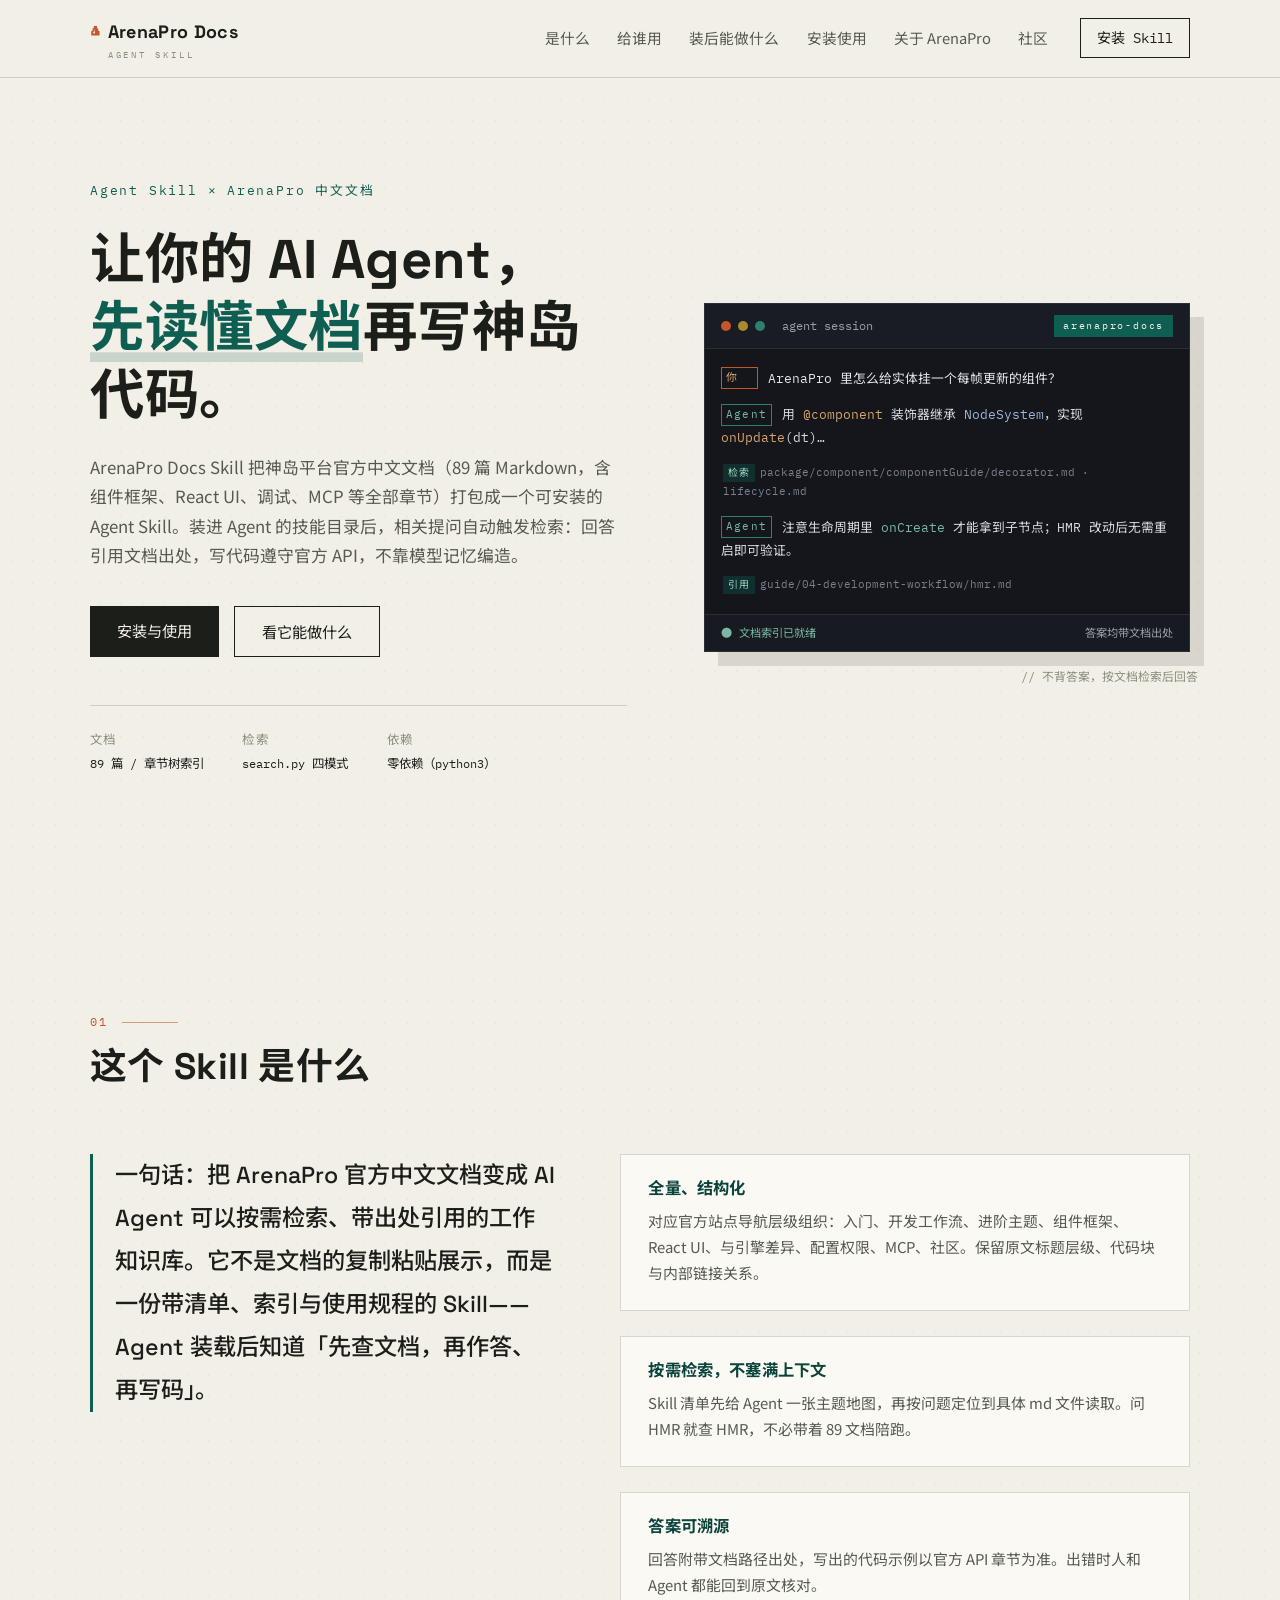
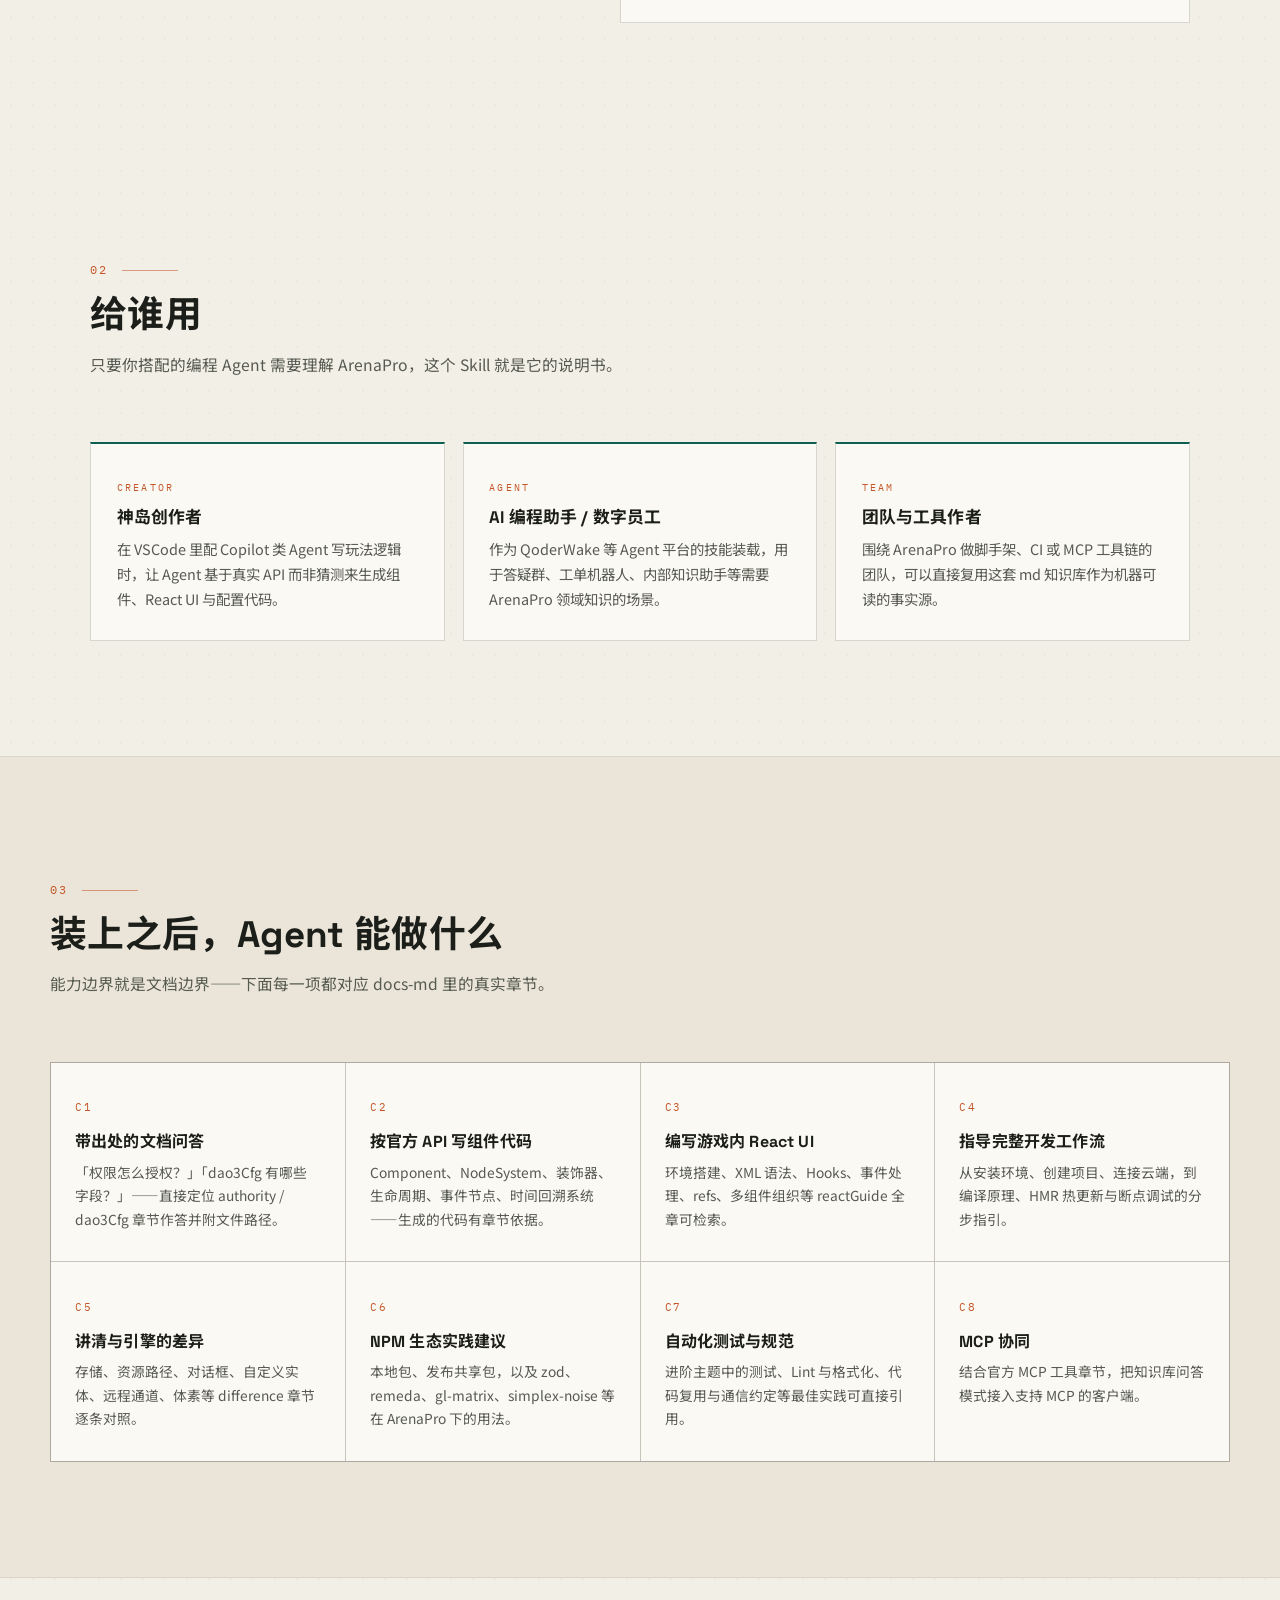
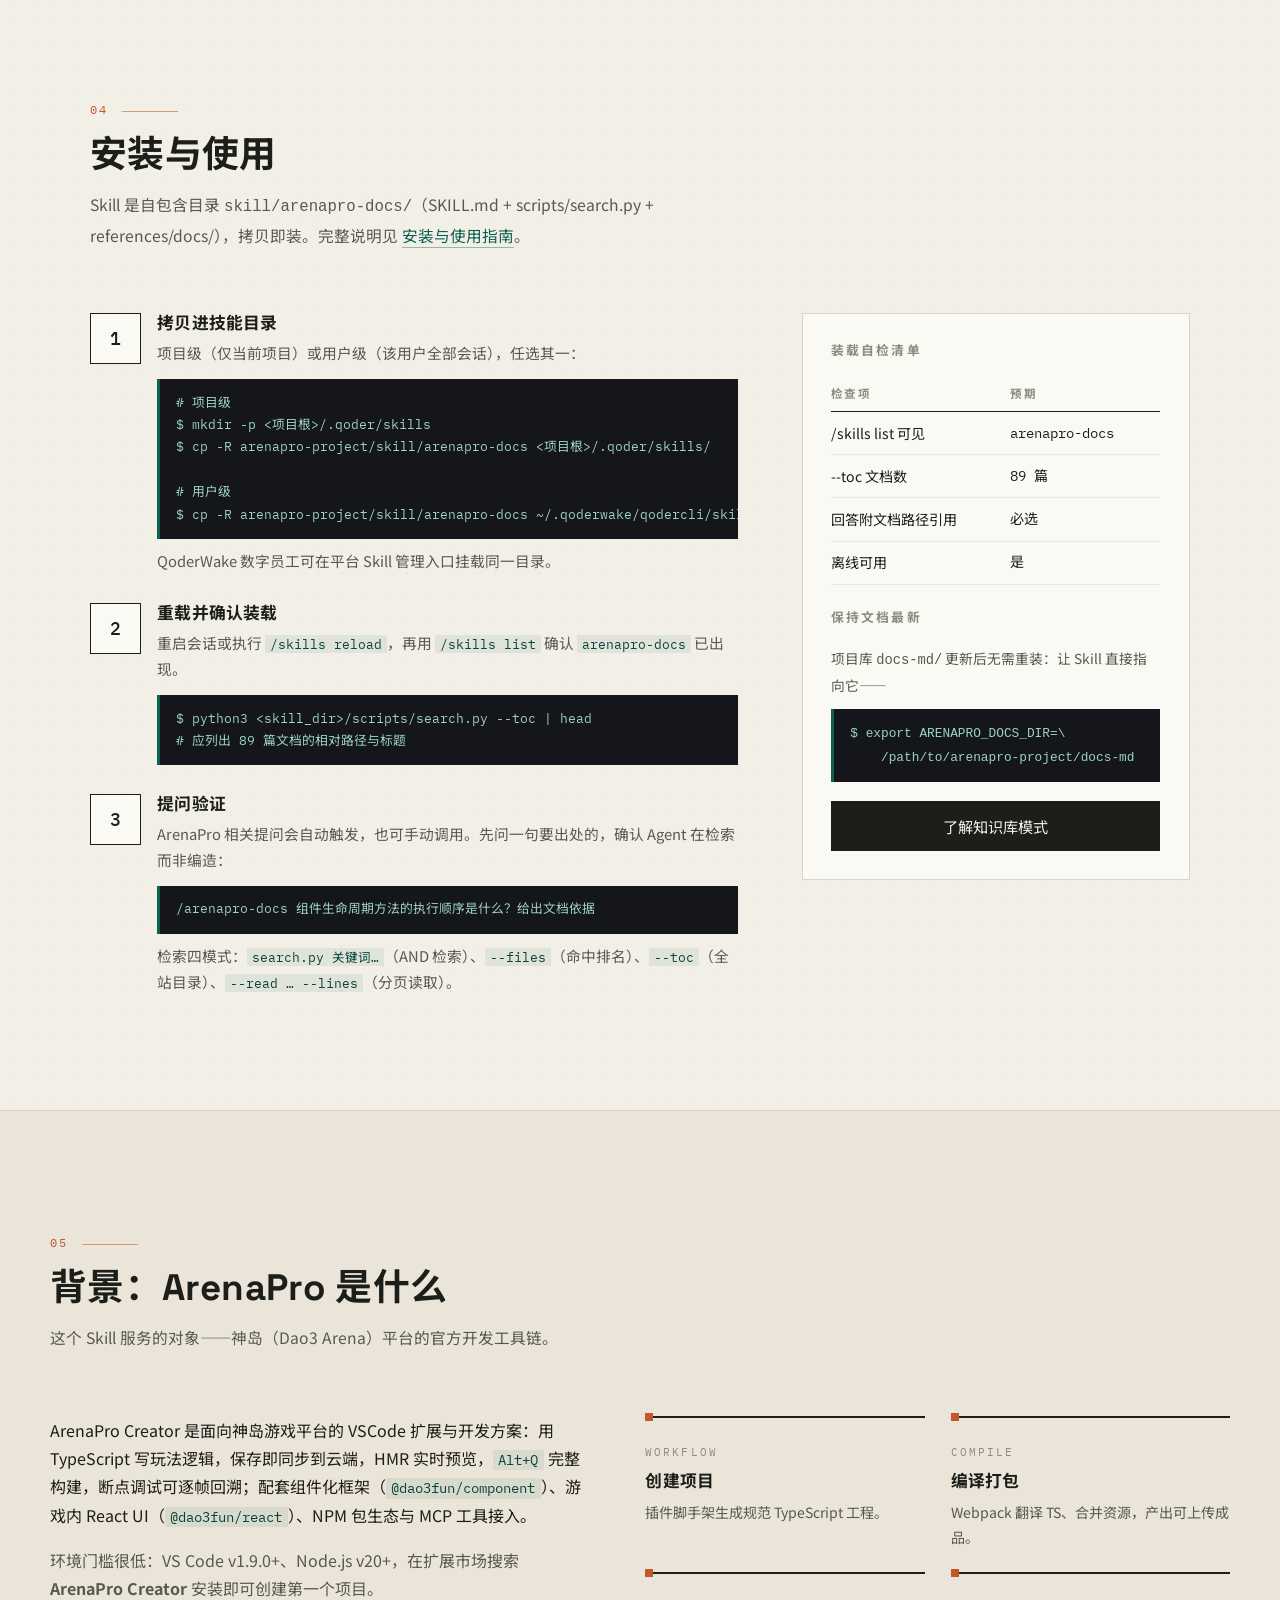
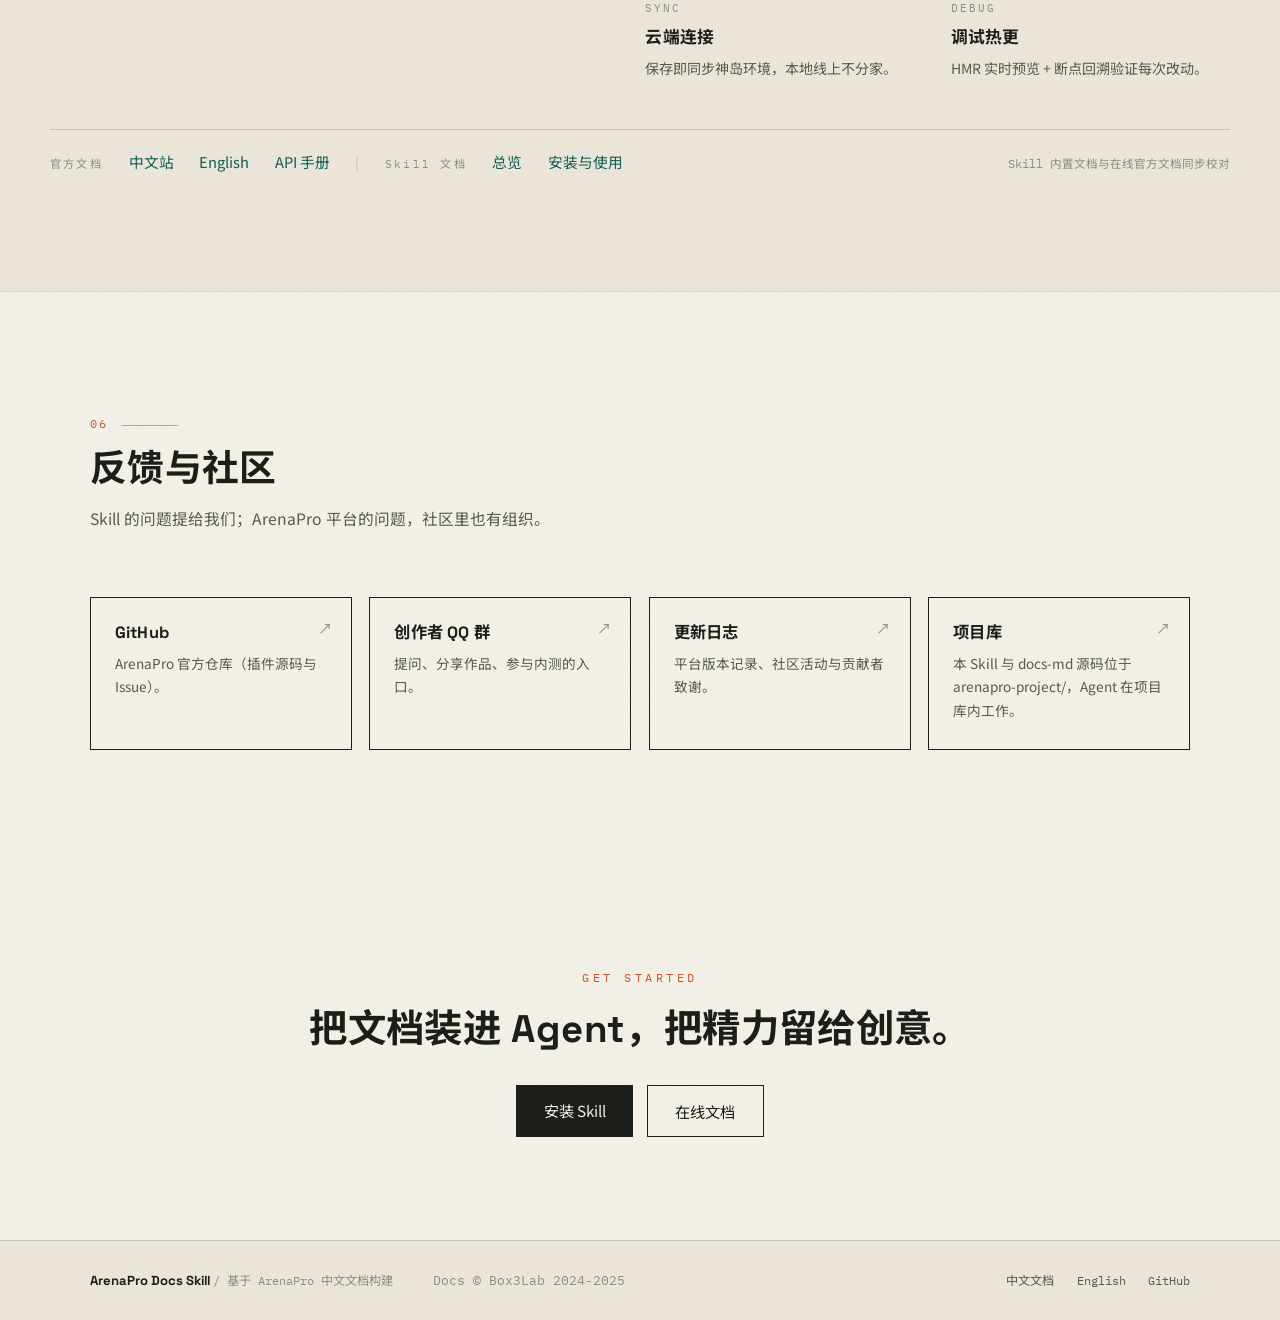
<file: qa/evidence/probe2.html>
<!DOCTYPE html>
<html lang="zh-CN">
<head>
<meta charset="UTF-8">
<meta name="viewport" content="width=device-width, initial-scale=1.0">
<title>ArenaPro Docs Skill — 让 AI Agent 带着完整ArenaPro文档写代码</title>
<meta name="description" content="一个可安装的 Agent Skill：将 ArenaPro（神岛平台）中文文档全量接入 AI Agent，按需检索、带出处回答、指导开发工作流。">
<link rel="preconnect" href="https://fonts.googleapis.com">
<link rel="preconnect" href="https://fonts.gstatic.com" crossorigin>
<link href="https://fonts.googleapis.com/css2?family=Space+Grotesk:wght@500;700&family=IBM+Plex+Mono:wght@400;500&family=Noto+Serif+SC:wght@600;700&family=Noto+Sans+SC:wght@400;500&display=swap" rel="stylesheet">
<link rel="stylesheet" href="styles.css">
</head>
<body>
<a class="skip-link" href="#main">跳到主要内容</a>

<header class="site-nav" id="top">
  <div class="nav-inner">
    <a class="brand" href="#top" aria-label="ArenaPro Docs Skill 首页">
      <span class="brand-mark" aria-hidden="true">◮</span>
      <span class="brand-name">ArenaPro Docs<span class="brand-sub">AGENT SKILL</span></span>
    </a>
    <nav aria-label="主导航" class="nav-links" id="nav-links">
      <a href="#what">是什么</a>
      <a href="#whofor">给谁用</a>
      <a href="#capabilities">装后能做什么</a>
      <a href="#install">安装使用</a>
      <a href="#background">关于 ArenaPro</a>
      <a href="#community">社区</a>
    </nav>
    <a class="nav-cta" href="#install">安装 Skill</a>
    <button class="nav-toggle" aria-expanded="false" aria-controls="nav-links" aria-label="打开菜单">
      <span></span><span></span><span></span>
    </button>
  </div>
</header>

<main id="main">

  <!-- ============ HERO ============ -->
  <section class="hero">
    <div class="hero-grid">
      <div class="hero-copy">
        <p class="kicker mono">Agent Skill × ArenaPro 中文文档</p>
        <h1>让你的 AI Agent，<br><span class="hl">先读懂文档</span>再写神岛代码。</h1>
        <p class="lead">ArenaPro Docs Skill 把神岛平台官方中文文档（89 篇 Markdown，含组件框架、React UI、调试、MCP 等全部章节）打包成一个可安装的 Agent Skill。装进 Agent 的技能目录后，相关提问自动触发检索：回答引用文档出处，写代码遵守官方 API，不靠模型记忆编造。</p>
        <div class="hero-actions">
          <a class="btn btn-solid" href="#install">安装与使用</a>
          <a class="btn btn-line" href="#capabilities">看它能做什么</a>
        </div>
        <dl class="hero-facts mono">
          <div><dt>文档</dt><dd>89 篇 / 章节树索引</dd></div>
          <div><dt>检索</dt><dd>search.py 四模式</dd></div>
          <div><dt>依赖</dt><dd>零依赖（python3）</dd></div>
        </dl>
      </div>

      <div class="hero-visual" aria-hidden="true">
        <div class="agent">
          <div class="agent-bar">
            <span class="dot"></span><span class="dot"></span><span class="dot"></span>
            <span class="agent-file mono">agent session</span>
            <span class="agent-badge mono">arenapro-docs</span>
          </div>
          <div class="agent-body mono">
            <p class="msg-user"><span class="who">你</span>ArenaPro 里怎么给实体挂一个每帧更新的组件？</p>
            <p class="msg-ask"><span class="who">Agent</span>用 <span class="fn">@component</span> 装饰器继承 <span class="ty">NodeSystem</span>，实现 <span class="fn">onUpdate</span>(dt)…</p>
            <p class="msg-ref"><span class="ref-chip">检索</span>package/component/componentGuide/decorator.md · lifecycle.md</p>
            <p class="msg-ask cont"><span class="who">Agent</span>注意生命周期里 <span class="kw">onCreate</span> 才能拿到子节点；HMR 改动后无需重启即可验证。</p>
            <p class="msg-ref"><span class="ref-chip">引用</span>guide/04-development-workflow/hmr.md</p>
          </div>
          <div class="agent-status mono">
            <span class="st-sync">● 文档索引已就绪</span>
            <span>答案均带文档出处</span>
          </div>
        </div>
        <div class="visual-note mono">// 不背答案，按文档检索后回答</div>
      </div>
    </div>
  </section>

  <!-- ============ 01 是什么 ============ -->
  <section class="section" id="what">
    <div class="section-head">
      <span class="sec-no mono">01</span>
      <h2>这个 Skill 是什么</h2>
    </div>
    <div class="pos-grid">
      <div class="pos-statement">
        <p>一句话：把 ArenaPro 官方中文文档变成 AI Agent 可以按需检索、带出处引用的工作知识库。它不是文档的复制粘贴展示，而是一份带清单、索引与使用规程的 Skill——Agent 装载后知道「先查文档，再作答、再写码」。</p>
      </div>
      <div class="pos-items">
        <article class="pos-item reveal">
          <h3>全量、结构化</h3>
          <p>对应官方站点导航层级组织：入门、开发工作流、进阶主题、组件框架、React UI、与引擎差异、配置权限、MCP、社区。保留原文标题层级、代码块与内部链接关系。</p>
        </article>
        <article class="pos-item reveal">
          <h3>按需检索，不塞满上下文</h3>
          <p>Skill 清单先给 Agent 一张主题地图，再按问题定位到具体 md 文件读取。问 HMR 就查 HMR，不必带着 89 文档陪跑。</p>
        </article>
        <article class="pos-item reveal">
          <h3>答案可溯源</h3>
          <p>回答附带文档路径出处，写出的代码示例以官方 API 章节为准。出错时人和 Agent 都能回到原文核对。</p>
        </article>
      </div>
    </div>
  </section>

  <!-- ============ 02 给谁用 ============ -->
  <section class="section" id="whofor">
    <div class="section-head">
      <span class="sec-no mono">02</span>
      <h2>给谁用</h2>
      <p class="sec-desc">只要你搭配的编程 Agent 需要理解 ArenaPro，这个 Skill 就是它的说明书。</p>
    </div>
    <div class="who-grid">
      <div class="who-card reveal">
        <span class="who-tag mono">CREATOR</span>
        <h3>神岛创作者</h3>
        <p>在 VSCode 里配 Copilot 类 Agent 写玩法逻辑时，让 Agent 基于真实 API 而非猜测来生成组件、React UI 与配置代码。</p>
      </div>
      <div class="who-card reveal">
        <span class="who-tag mono">AGENT</span>
        <h3>AI 编程助手 / 数字员工</h3>
        <p>作为 QoderWake 等 Agent 平台的技能装载，用于答疑群、工单机器人、内部知识助手等需要 ArenaPro 领域知识的场景。</p>
      </div>
      <div class="who-card reveal">
        <span class="who-tag mono">TEAM</span>
        <h3>团队与工具作者</h3>
        <p>围绕 ArenaPro 做脚手架、CI 或 MCP 工具链的团队，可以直接复用这套 md 知识库作为机器可读的事实源。</p>
      </div>
    </div>
  </section>

  <!-- ============ 03 装后能做什么 ============ -->
  <section class="section section-tone" id="capabilities">
    <div class="section-head">
      <span class="sec-no mono">03</span>
      <h2>装上之后，Agent 能做什么</h2>
      <p class="sec-desc">能力边界就是文档边界——下面每一项都对应 docs-md 里的真实章节。</p>
    </div>
    <ul class="cap-grid" role="list">
      <li class="cap reveal">
        <span class="cap-no mono">C1</span>
        <h3>带出处的文档问答</h3>
        <p>「权限怎么授权？」「dao3Cfg 有哪些字段？」——直接定位 authority / dao3Cfg 章节作答并附文件路径。</p>
      </li>
      <li class="cap reveal">
        <span class="cap-no mono">C2</span>
        <h3>按官方 API 写组件代码</h3>
        <p>Component、NodeSystem、装饰器、生命周期、事件节点、时间回溯系统——生成的代码有章节依据。</p>
      </li>
      <li class="cap reveal">
        <span class="cap-no mono">C3</span>
        <h3>编写游戏内 React UI</h3>
        <p>环境搭建、XML 语法、Hooks、事件处理、refs、多组件组织等 reactGuide 全章可检索。</p>
      </li>
      <li class="cap reveal">
        <span class="cap-no mono">C4</span>
        <h3>指导完整开发工作流</h3>
        <p>从安装环境、创建项目、连接云端，到编译原理、HMR 热更新与断点调试的分步指引。</p>
      </li>
      <li class="cap reveal">
        <span class="cap-no mono">C5</span>
        <h3>讲清与引擎的差异</h3>
        <p>存储、资源路径、对话框、自定义实体、远程通道、体素等 difference 章节逐条对照。</p>
      </li>
      <li class="cap reveal">
        <span class="cap-no mono">C6</span>
        <h3>NPM 生态实践建议</h3>
        <p>本地包、发布共享包，以及 zod、remeda、gl-matrix、simplex-noise 等在 ArenaPro 下的用法。</p>
      </li>
      <li class="cap reveal">
        <span class="cap-no mono">C7</span>
        <h3>自动化测试与规范</h3>
        <p>进阶主题中的测试、Lint 与格式化、代码复用与通信约定等最佳实践可直接引用。</p>
      </li>
      <li class="cap reveal">
        <span class="cap-no mono">C8</span>
        <h3>MCP 协同</h3>
        <p>结合官方 MCP 工具章节，把知识库问答模式接入支持 MCP 的客户端。</p>
      </li>
    </ul>
  </section>

  <!-- ============ 04 安装与使用 ============ -->
  <section class="section" id="install">
    <div class="section-head">
      <span class="sec-no mono">04</span>
      <h2>安装与使用</h2>
      <p class="sec-desc">Skill 是自包含目录 <code>skill/arenapro-docs/</code>（SKILL.md + scripts/search.py + references/docs/），拷贝即装。完整说明见 <a class="inline-link" href="../docs-md/skill/installation-and-usage.md">安装与使用指南</a>。</p>
    </div>
    <div class="start-grid">
      <div class="start-steps">
        <div class="start-step">
          <span class="start-idx mono">1</span>
          <div>
            <h3>拷贝进技能目录</h3>
            <p>项目级（仅当前项目）或用户级（该用户全部会话），任选其一：</p>
            <pre class="term mono"><code># 项目级
$ mkdir -p &lt;项目根&gt;/.qoder/skills
$ cp -R arenapro-project/skill/arenapro-docs &lt;项目根&gt;/.qoder/skills/

# 用户级
$ cp -R arenapro-project/skill/arenapro-docs ~/.qoderwake/qodercli/skills/</code></pre>
            <p class="step-note">QoderWake 数字员工可在平台 Skill 管理入口挂载同一目录。</p>
          </div>
        </div>
        <div class="start-step">
          <span class="start-idx mono">2</span>
          <div>
            <h3>重载并确认装载</h3>
            <p>重启会话或执行 <code>/skills reload</code>，再用 <code>/skills list</code> 确认 <code>arenapro-docs</code> 已出现。</p>
            <pre class="term mono"><code>$ python3 &lt;skill_dir&gt;/scripts/search.py --toc | head
# 应列出 89 篇文档的相对路径与标题</code></pre>
          </div>
        </div>
        <div class="start-step">
          <span class="start-idx mono">3</span>
          <div>
            <h3>提问验证</h3>
            <p>ArenaPro 相关提问会自动触发，也可手动调用。先问一句要出处的，确认 Agent 在检索而非编造：</p>
            <pre class="term mono"><code>/arenapro-docs 组件生命周期方法的执行顺序是什么？给出文档依据</code></pre>
            <p class="step-note">检索四模式：<code>search.py 关键词…</code>（AND 检索）、<code>--files</code>（命中排名）、<code>--toc</code>（全站目录）、<code>--read … --lines</code>（分页读取）。</p>
          </div>
        </div>
      </div>
      <aside class="start-aside">
        <h3 class="mono">装载自检清单</h3>
        <table>
          <thead><tr><th scope="col">检查项</th><th scope="col">预期</th></tr></thead>
          <tbody>
            <tr><td>/skills list 可见</td><td class="mono">arenapro-docs</td></tr>
            <tr><td>--toc 文档数</td><td class="mono">89 篇</td></tr>
            <tr><td>回答附文档路径引用</td><td class="mono">必选</td></tr>
            <tr><td>离线可用</td><td class="mono">是</td></tr>
          </tbody>
        </table>
        <h3 class="mono aside-gap">保持文档最新</h3>
        <p class="start-note">项目库 <code>docs-md/</code> 更新后无需重装：让 Skill 直接指向它——</p>
        <pre class="term mono"><code>$ export ARENAPRO_DOCS_DIR=\
    /path/to/arenapro-project/docs-md</code></pre>
        <a class="btn btn-solid btn-block" href="https://docs.dao3.fun/arenapro/zh/mcp/chat-only-knowledgebase.html" target="_blank" rel="noopener">了解知识库模式</a>
      </aside>
    </div>
  </section>

  <!-- ============ 05 背景：ArenaPro ============ -->
  <section class="section section-tone" id="background">
    <div class="section-head">
      <span class="sec-no mono">05</span>
      <h2>背景：ArenaPro 是什么</h2>
      <p class="sec-desc">这个 Skill 服务的对象——神岛（Dao3 Arena）平台的官方开发工具链。</p>
    </div>
    <div class="bg-grid">
      <div class="bg-copy">
        <p>ArenaPro Creator 是面向神岛游戏平台的 VSCode 扩展与开发方案：用 TypeScript 写玩法逻辑，保存即同步到云端，HMR 实时预览，<code>Alt+Q</code> 完整构建，断点调试可逐帧回溯；配套组件化框架（<code>@dao3fun/component</code>）、游戏内 React UI（<code>@dao3fun/react</code>）、NPM 包生态与 MCP 工具接入。</p>
        <p>环境门槛很低：VS Code v1.9.0+、Node.js v20+，在扩展市场搜索 <strong>ArenaPro Creator</strong> 安装即可创建第一个项目。</p>
      </div>
      <ol class="flow flow-4" role="list">
        <li class="flow-step reveal"><span class="flow-idx mono">WORKFLOW</span><h3>创建项目</h3><p>插件脚手架生成规范 TypeScript 工程。</p></li>
        <li class="flow-step reveal"><span class="flow-idx mono">COMPILE</span><h3>编译打包</h3><p>Webpack 翻译 TS、合并资源，产出可上传成品。</p></li>
        <li class="flow-step reveal"><span class="flow-idx mono">SYNC</span><h3>云端连接</h3><p>保存即同步神岛环境，本地线上不分家。</p></li>
        <li class="flow-step reveal"><span class="flow-idx mono">DEBUG</span><h3>调试热更</h3><p>HMR 实时预览 + 断点回溯验证每次改动。</p></li>
      </ol>
    </div>
    <div class="docs-strip">
      <span class="docs-strip-label mono">官方文档</span>
      <a href="https://docs.dao3.fun/arenapro/zh/" target="_blank" rel="noopener">中文站</a>
      <a href="https://docs.dao3.fun/arenapro/en/" target="_blank" rel="noopener">English</a>
      <a href="https://docs.box3lab.com/apapi/" target="_blank" rel="noopener">API 手册</a>
      <span class="docs-strip-sep" aria-hidden="true">|</span>
      <span class="docs-strip-label mono">Skill 文档</span>
      <a href="../docs-md/skill/overview.md">总览</a>
      <a href="../docs-md/skill/installation-and-usage.md">安装与使用</a>
      <span class="docs-strip-hint mono">Skill 内置文档与在线官方文档同步校对</span>
    </div>
  </section>

  <!-- ============ 06 社区 ============ -->
  <section class="section" id="community">
    <div class="section-head">
      <span class="sec-no mono">06</span>
      <h2>反馈与社区</h2>
      <p class="sec-desc">Skill 的问题提给我们；ArenaPro 平台的问题，社区里也有组织。</p>
    </div>
    <div class="comm-grid">
      <a class="comm-card reveal" href="https://github.com/Box3Lab/box3-editor-support-for-vscode" target="_blank" rel="noopener">
        <h3>GitHub</h3>
        <p>ArenaPro 官方仓库（插件源码与 Issue）。</p>
        <span class="comm-arrow" aria-hidden="true">↗</span>
      </a>
      <a class="comm-card reveal" href="https://qm.qq.com/cgi-bin/qm/qr?authKey=LteV6YzMX0xKmrQSp8%2BaNi6YUdonwyVMc44npCKlNymwnoWVZBmG5Y4S4N9RwxEP&amp;k=JeZQYLLnherYW6pGlbODkErutSmbkzr-&amp;noverify=0" target="_blank" rel="noopener">
        <h3>创作者 QQ 群</h3>
        <p>提问、分享作品、参与内测的入口。</p>
        <span class="comm-arrow" aria-hidden="true">↗</span>
      </a>
      <a class="comm-card reveal" href="https://docs.dao3.fun/arenapro/zh/community/release-notes.html" target="_blank" rel="noopener">
        <h3>更新日志</h3>
        <p>平台版本记录、社区活动与贡献者致谢。</p>
        <span class="comm-arrow" aria-hidden="true">↗</span>
      </a>
      <a class="comm-card reveal" href="../README.md">
        <h3>项目库</h3>
        <p>本 Skill 与 docs-md 源码位于 arenapro-project/，Agent 在项目库内工作。</p>
        <span class="comm-arrow" aria-hidden="true">↗</span>
      </a>
    </div>
  </section>

  <!-- ============ 尾章 ============ -->
  <section class="endcap">
    <p class="endcap-kicker mono">GET STARTED</p>
    <h2>把文档装进 Agent，把精力留给创意。</h2>
    <div class="hero-actions">
      <a class="btn btn-solid" href="#install">安装 Skill</a>
      <a class="btn btn-line" href="https://docs.dao3.fun/arenapro/zh/" target="_blank" rel="noopener">在线文档</a>
    </div>
  </section>

</main>

<footer class="site-footer">
  <div class="foot-inner">
    <p class="foot-brand">ArenaPro Docs Skill <span class="mono">/ 基于 ArenaPro 中文文档构建</span></p>
    <p class="foot-copy mono">Docs © Box3Lab 2024-2025</p>
    <nav class="foot-links" aria-label="页脚导航">
      <a href="https://docs.dao3.fun/arenapro/zh/" target="_blank" rel="noopener">中文文档</a>
      <a href="https://docs.dao3.fun/arenapro/en/" target="_blank" rel="noopener">English</a>
      <a href="https://github.com/Box3Lab/box3-editor-support-for-vscode" target="_blank" rel="noopener">GitHub</a>
    </nav>
  </div>
</footer>

<script src="app.js"></script>
<script>
window.addEventListener("load", function(){
  setTimeout(function(){
    var cw = document.documentElement.clientWidth;
    var out = [];
    document.querySelectorAll("*").forEach(function(el){
      var r = el.getBoundingClientRect();
      if (r.right > cw + 1 && r.width > 0) {
        var path = el.tagName + (el.className && typeof el.className === 'string' ? '.' + el.className.trim().split(/\s+/).join('.') : '');
        out.push(path + '@' + Math.round(r.right) + ':' + (el.textContent||'').slice(0,25).replace(/\s+/g,' '));
      }
    });
    document.title = "P|" + cw + "|" + out.slice(0,12).join(' || ');
  }, 300);
});
</script></body>
</html>
</file>
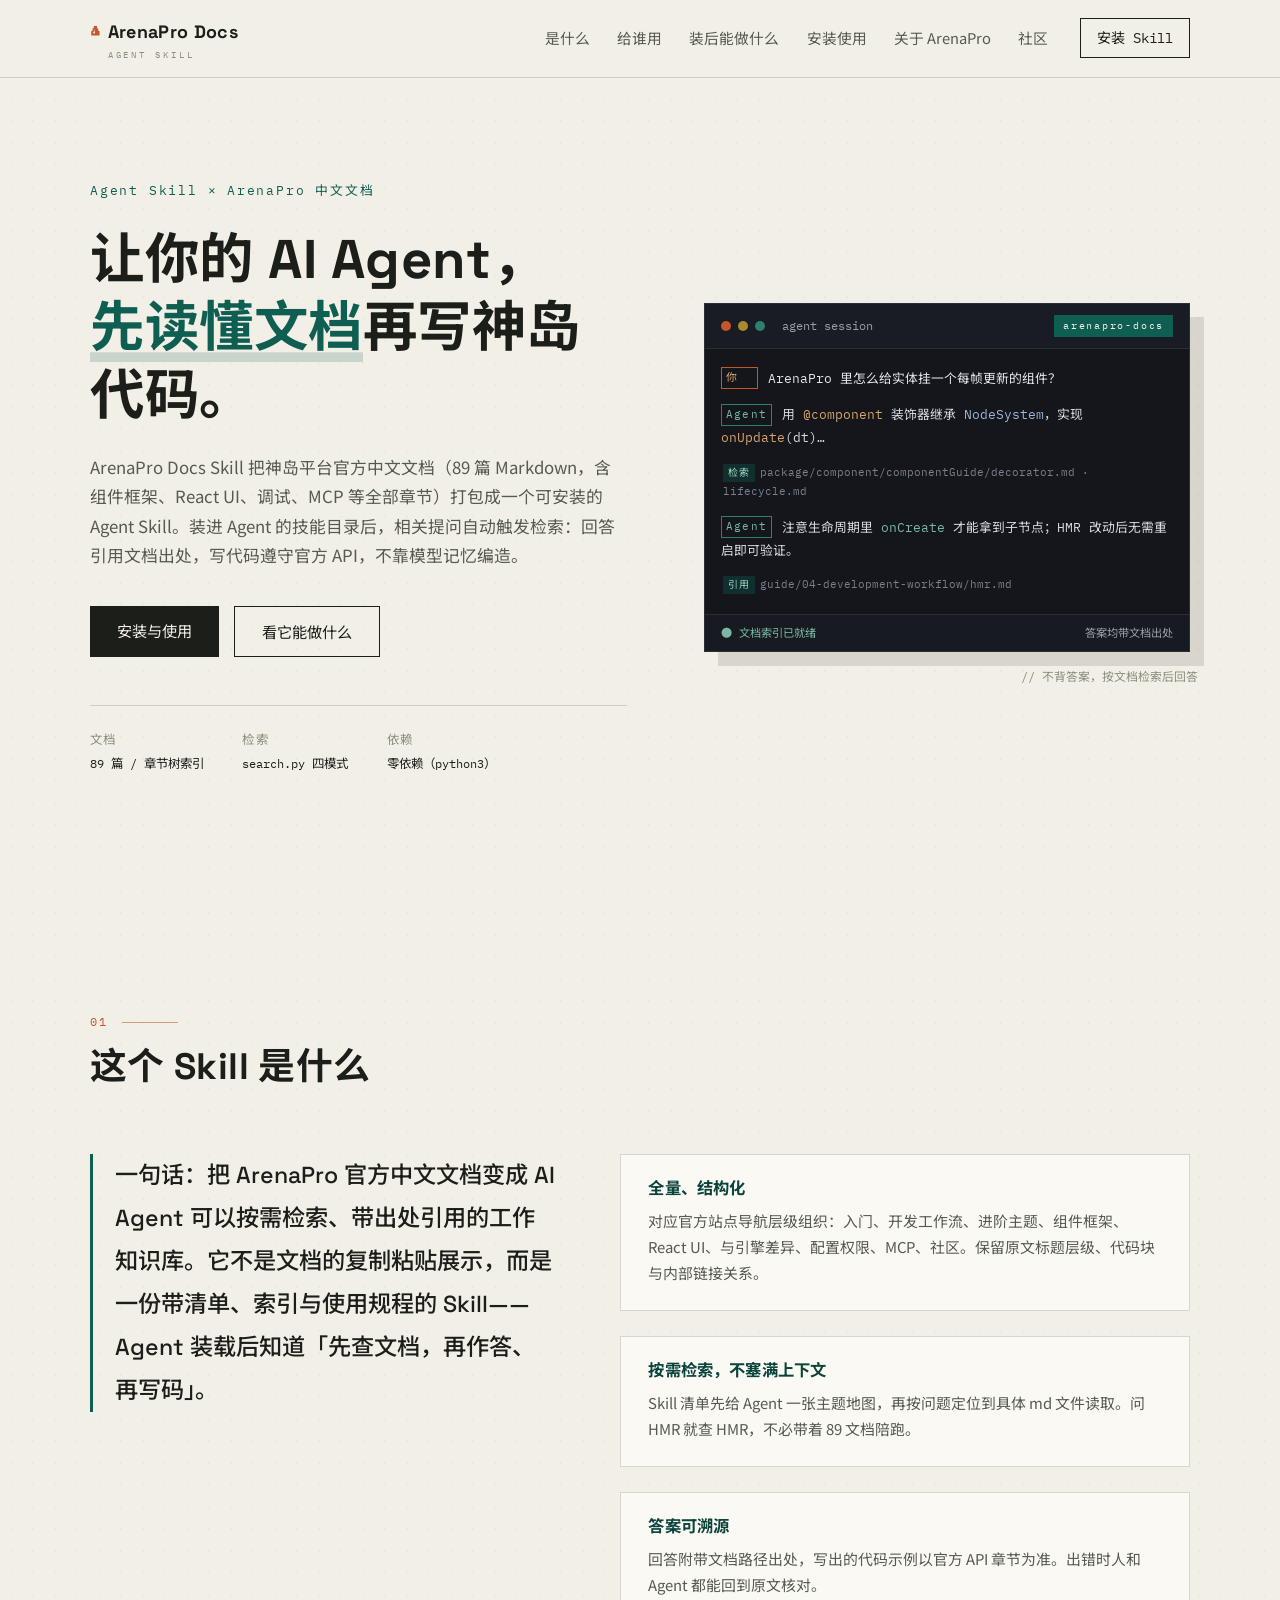
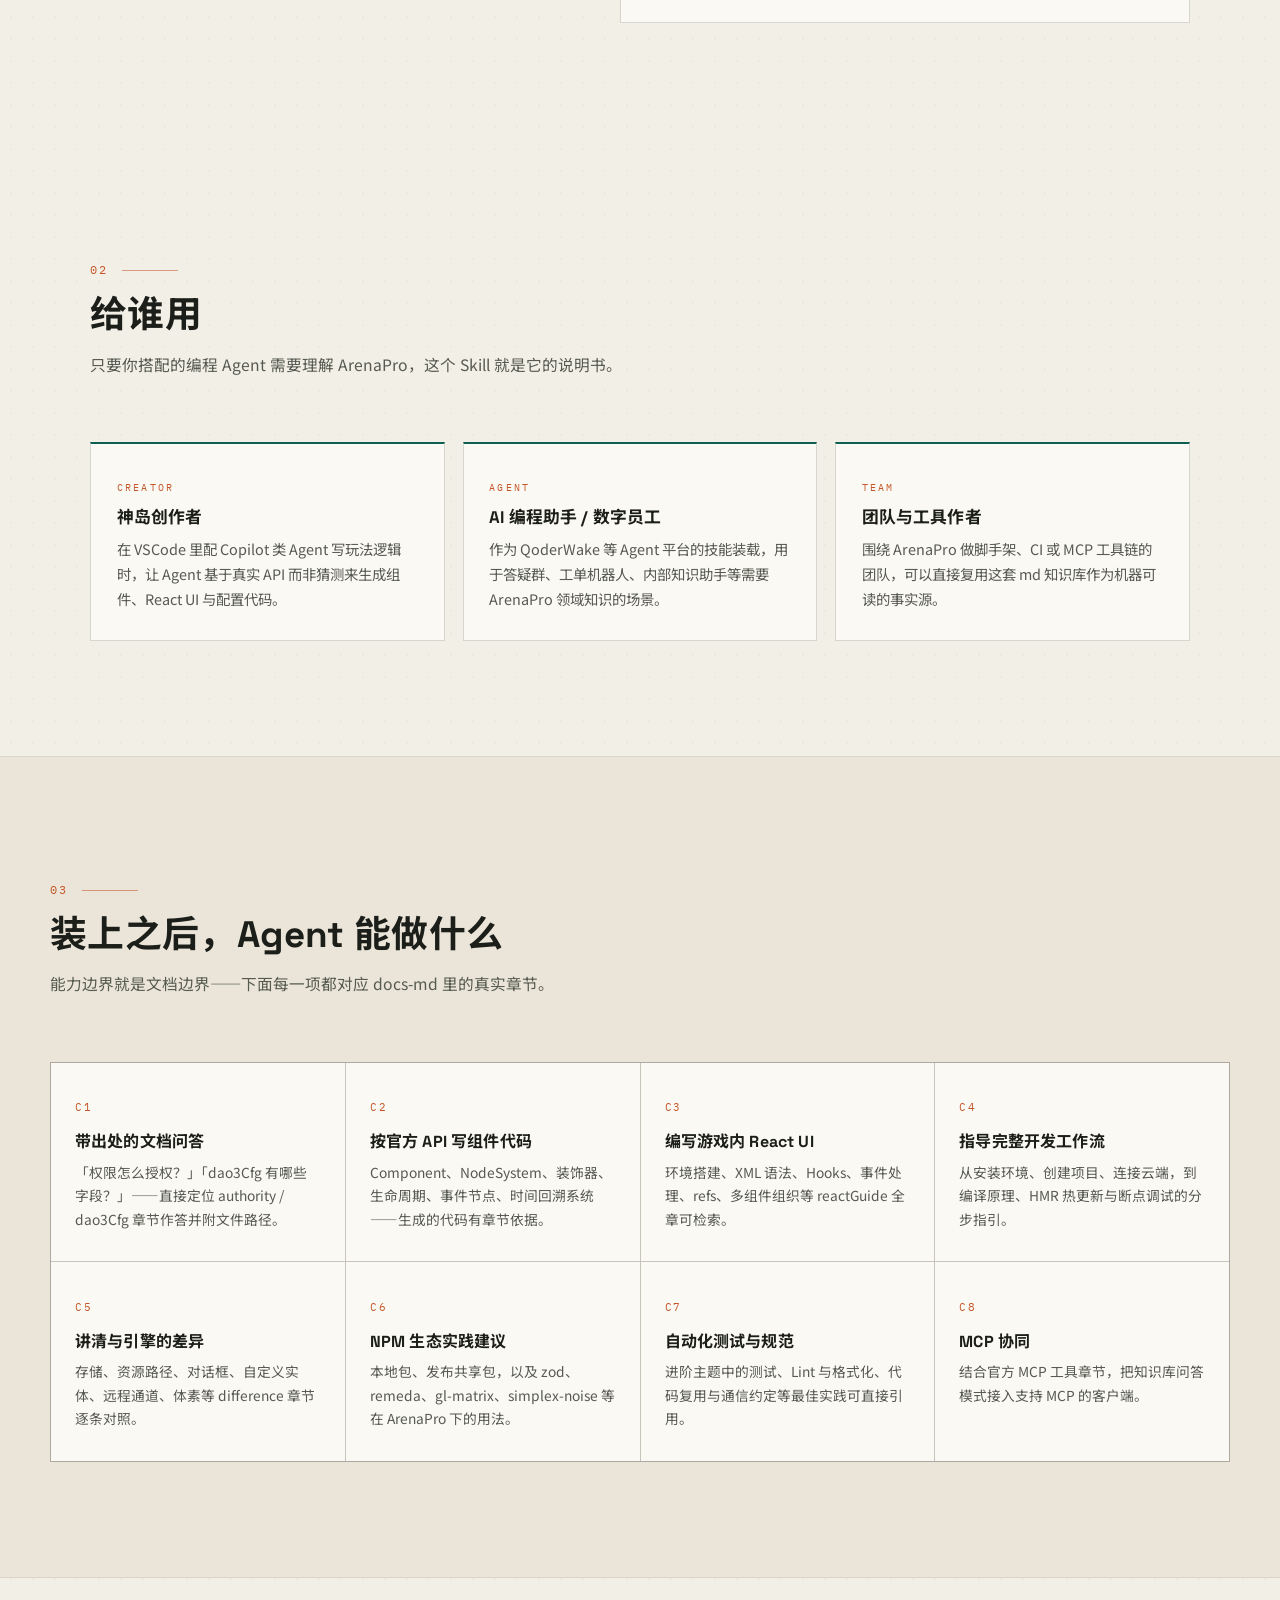
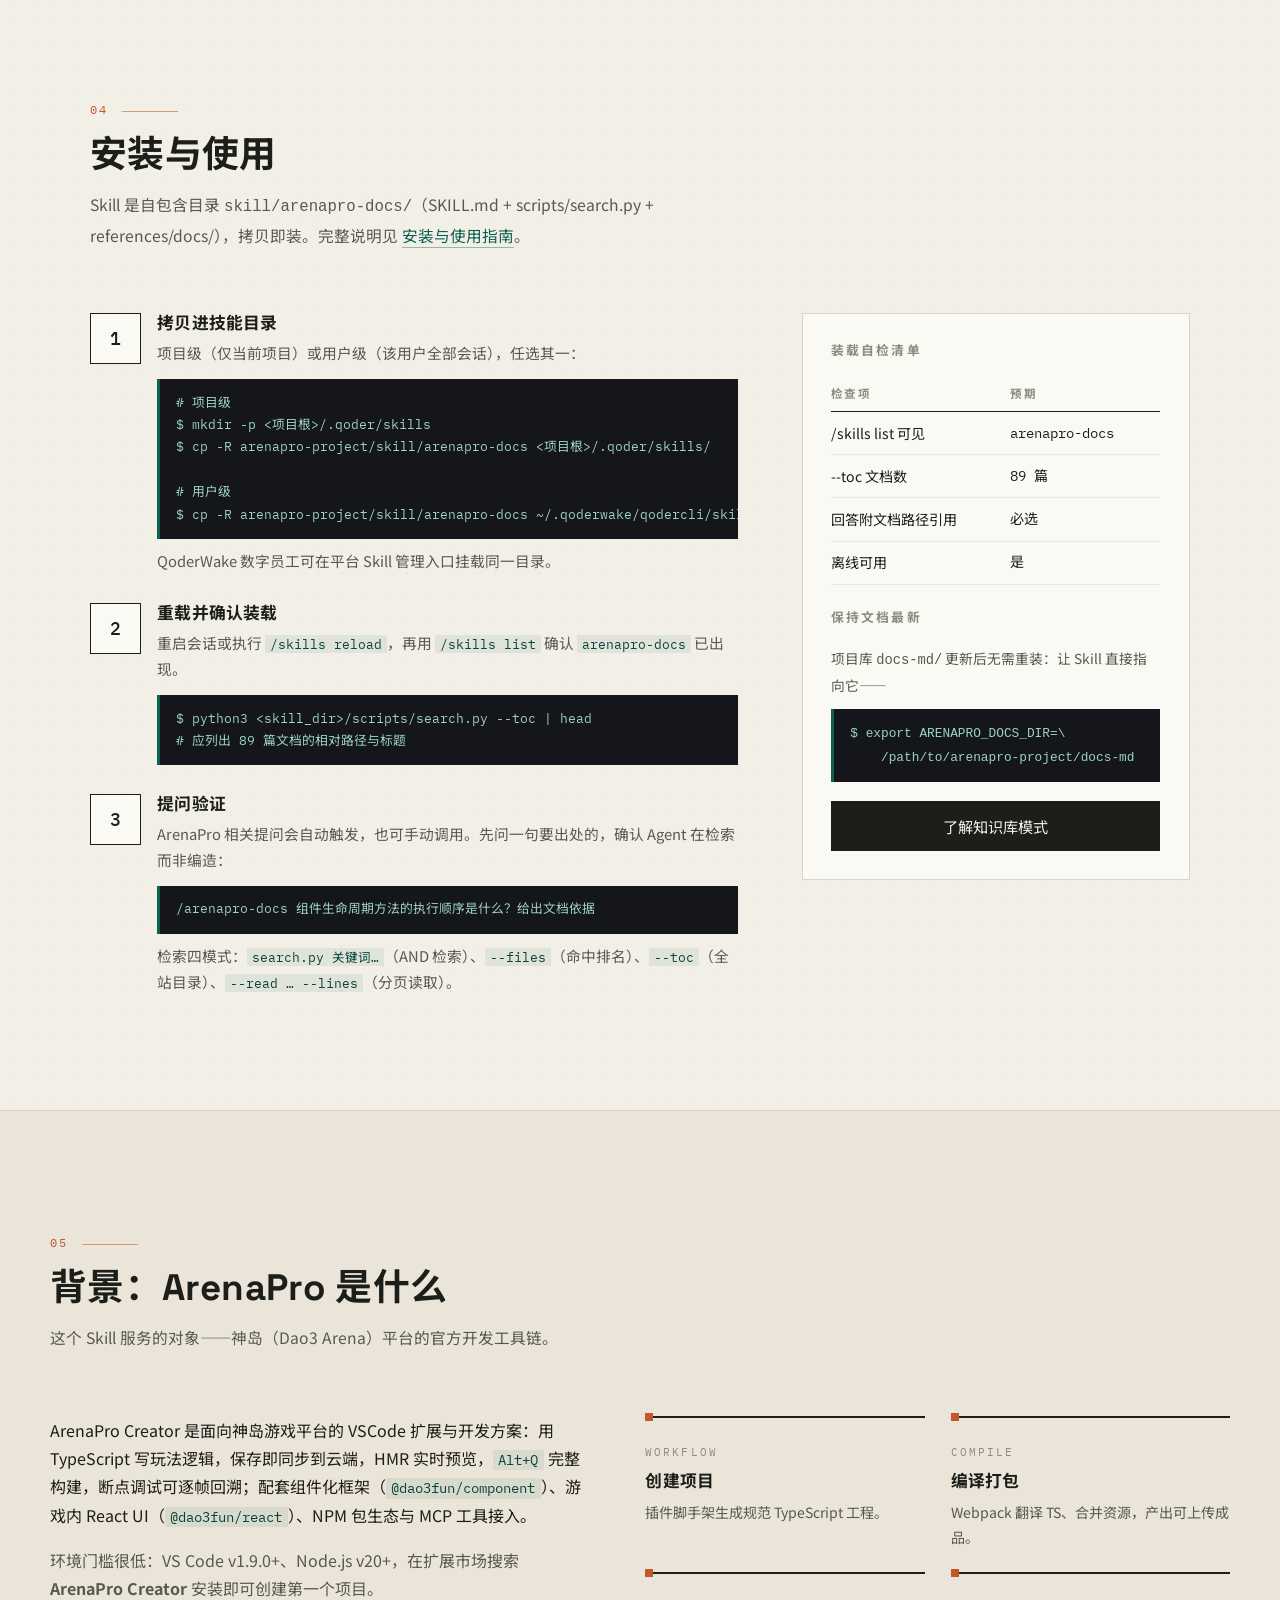
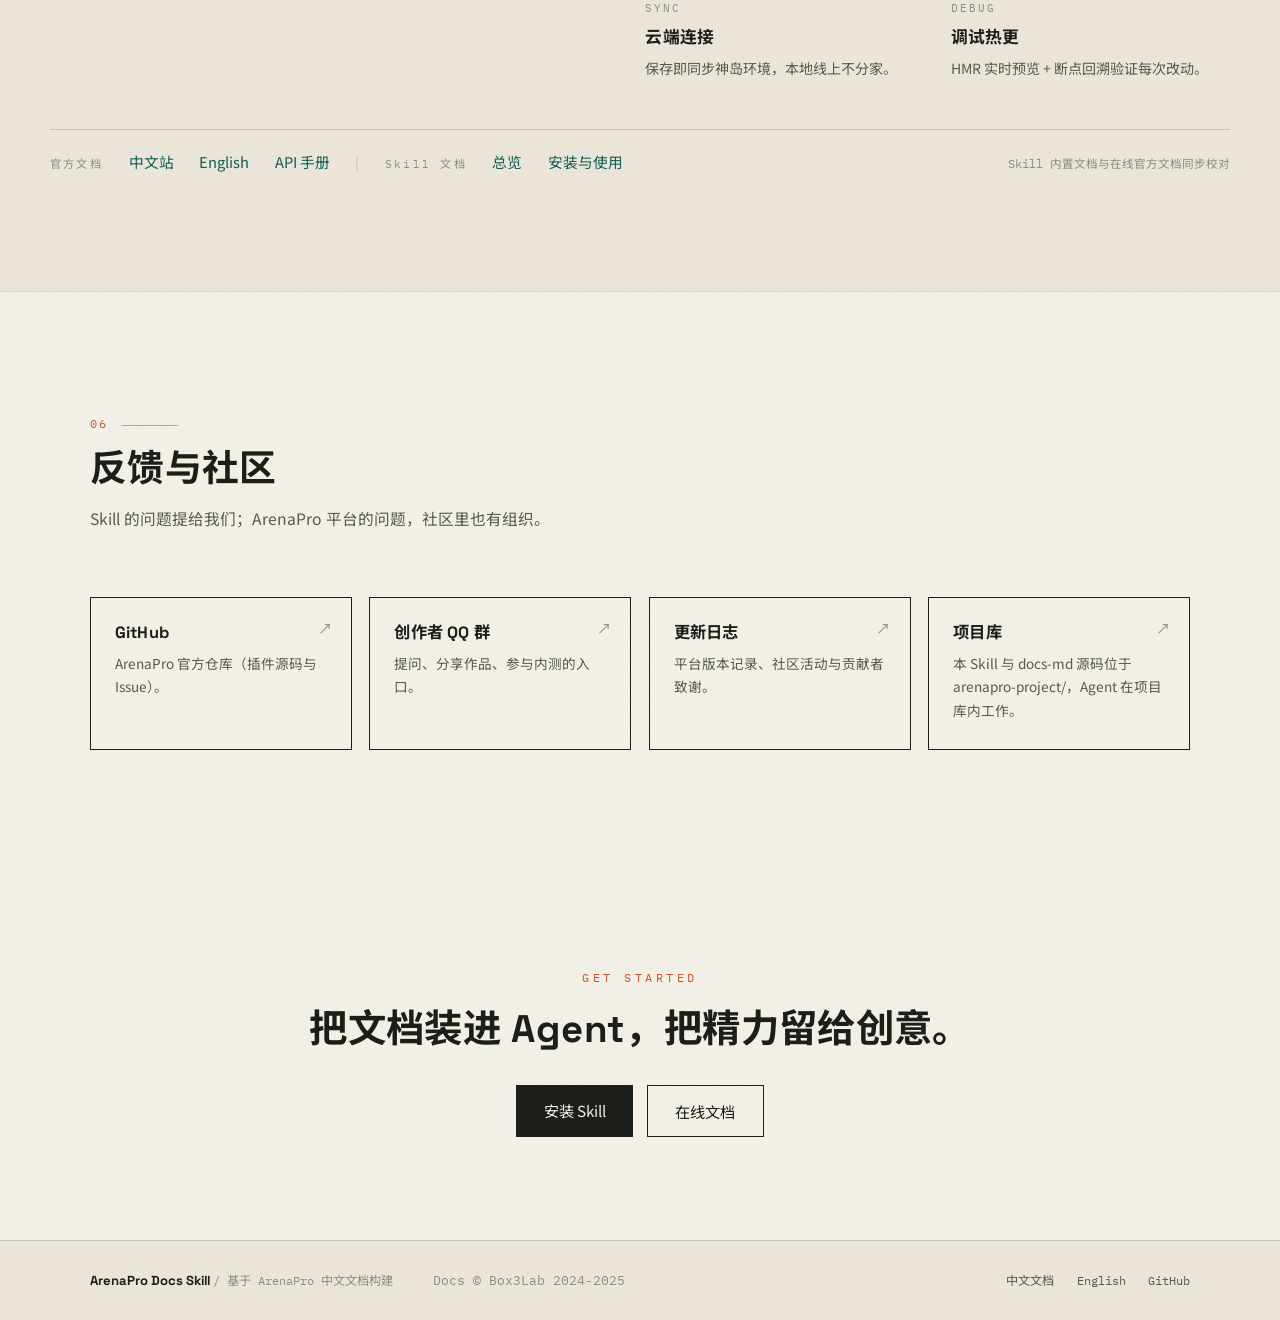
<file: qa/evidence/probe3.html>
<!DOCTYPE html>
<html lang="zh-CN">
<head>
<meta charset="UTF-8">
<meta name="viewport" content="width=device-width, initial-scale=1.0">
<title>ArenaPro Docs Skill — 让 AI Agent 带着完整ArenaPro文档写代码</title>
<meta name="description" content="一个可安装的 Agent Skill：将 ArenaPro（神岛平台）中文文档全量接入 AI Agent，按需检索、带出处回答、指导开发工作流。">
<link rel="preconnect" href="https://fonts.googleapis.com">
<link rel="preconnect" href="https://fonts.gstatic.com" crossorigin>
<link href="https://fonts.googleapis.com/css2?family=Space+Grotesk:wght@500;700&family=IBM+Plex+Mono:wght@400;500&family=Noto+Serif+SC:wght@600;700&family=Noto+Sans+SC:wght@400;500&display=swap" rel="stylesheet">
<link rel="stylesheet" href="styles.css">
</head>
<body>
<a class="skip-link" href="#main">跳到主要内容</a>

<header class="site-nav" id="top">
  <div class="nav-inner">
    <a class="brand" href="#top" aria-label="ArenaPro Docs Skill 首页">
      <span class="brand-mark" aria-hidden="true">◮</span>
      <span class="brand-name">ArenaPro Docs<span class="brand-sub">AGENT SKILL</span></span>
    </a>
    <nav aria-label="主导航" class="nav-links" id="nav-links">
      <a href="#what">是什么</a>
      <a href="#whofor">给谁用</a>
      <a href="#capabilities">装后能做什么</a>
      <a href="#install">安装使用</a>
      <a href="#background">关于 ArenaPro</a>
      <a href="#community">社区</a>
    </nav>
    <a class="nav-cta" href="#install">安装 Skill</a>
    <button class="nav-toggle" aria-expanded="false" aria-controls="nav-links" aria-label="打开菜单">
      <span></span><span></span><span></span>
    </button>
  </div>
</header>

<main id="main">

  <!-- ============ HERO ============ -->
  <section class="hero">
    <div class="hero-grid">
      <div class="hero-copy">
        <p class="kicker mono">Agent Skill × ArenaPro 中文文档</p>
        <h1>让你的 AI Agent，<br><span class="hl">先读懂文档</span>再写神岛代码。</h1>
        <p class="lead">ArenaPro Docs Skill 把神岛平台官方中文文档（89 篇 Markdown，含组件框架、React UI、调试、MCP 等全部章节）打包成一个可安装的 Agent Skill。装进 Agent 的技能目录后，相关提问自动触发检索：回答引用文档出处，写代码遵守官方 API，不靠模型记忆编造。</p>
        <div class="hero-actions">
          <a class="btn btn-solid" href="#install">安装与使用</a>
          <a class="btn btn-line" href="#capabilities">看它能做什么</a>
        </div>
        <dl class="hero-facts mono">
          <div><dt>文档</dt><dd>89 篇 / 章节树索引</dd></div>
          <div><dt>检索</dt><dd>search.py 四模式</dd></div>
          <div><dt>依赖</dt><dd>零依赖（python3）</dd></div>
        </dl>
      </div>

      <div class="hero-visual" aria-hidden="true">
        <div class="agent">
          <div class="agent-bar">
            <span class="dot"></span><span class="dot"></span><span class="dot"></span>
            <span class="agent-file mono">agent session</span>
            <span class="agent-badge mono">arenapro-docs</span>
          </div>
          <div class="agent-body mono">
            <p class="msg-user"><span class="who">你</span>ArenaPro 里怎么给实体挂一个每帧更新的组件？</p>
            <p class="msg-ask"><span class="who">Agent</span>用 <span class="fn">@component</span> 装饰器继承 <span class="ty">NodeSystem</span>，实现 <span class="fn">onUpdate</span>(dt)…</p>
            <p class="msg-ref"><span class="ref-chip">检索</span>package/component/componentGuide/decorator.md · lifecycle.md</p>
            <p class="msg-ask cont"><span class="who">Agent</span>注意生命周期里 <span class="kw">onCreate</span> 才能拿到子节点；HMR 改动后无需重启即可验证。</p>
            <p class="msg-ref"><span class="ref-chip">引用</span>guide/04-development-workflow/hmr.md</p>
          </div>
          <div class="agent-status mono">
            <span class="st-sync">● 文档索引已就绪</span>
            <span>答案均带文档出处</span>
          </div>
        </div>
        <div class="visual-note mono">// 不背答案，按文档检索后回答</div>
      </div>
    </div>
  </section>

  <!-- ============ 01 是什么 ============ -->
  <section class="section" id="what">
    <div class="section-head">
      <span class="sec-no mono">01</span>
      <h2>这个 Skill 是什么</h2>
    </div>
    <div class="pos-grid">
      <div class="pos-statement">
        <p>一句话：把 ArenaPro 官方中文文档变成 AI Agent 可以按需检索、带出处引用的工作知识库。它不是文档的复制粘贴展示，而是一份带清单、索引与使用规程的 Skill——Agent 装载后知道「先查文档，再作答、再写码」。</p>
      </div>
      <div class="pos-items">
        <article class="pos-item reveal">
          <h3>全量、结构化</h3>
          <p>对应官方站点导航层级组织：入门、开发工作流、进阶主题、组件框架、React UI、与引擎差异、配置权限、MCP、社区。保留原文标题层级、代码块与内部链接关系。</p>
        </article>
        <article class="pos-item reveal">
          <h3>按需检索，不塞满上下文</h3>
          <p>Skill 清单先给 Agent 一张主题地图，再按问题定位到具体 md 文件读取。问 HMR 就查 HMR，不必带着 89 文档陪跑。</p>
        </article>
        <article class="pos-item reveal">
          <h3>答案可溯源</h3>
          <p>回答附带文档路径出处，写出的代码示例以官方 API 章节为准。出错时人和 Agent 都能回到原文核对。</p>
        </article>
      </div>
    </div>
  </section>

  <!-- ============ 02 给谁用 ============ -->
  <section class="section" id="whofor">
    <div class="section-head">
      <span class="sec-no mono">02</span>
      <h2>给谁用</h2>
      <p class="sec-desc">只要你搭配的编程 Agent 需要理解 ArenaPro，这个 Skill 就是它的说明书。</p>
    </div>
    <div class="who-grid">
      <div class="who-card reveal">
        <span class="who-tag mono">CREATOR</span>
        <h3>神岛创作者</h3>
        <p>在 VSCode 里配 Copilot 类 Agent 写玩法逻辑时，让 Agent 基于真实 API 而非猜测来生成组件、React UI 与配置代码。</p>
      </div>
      <div class="who-card reveal">
        <span class="who-tag mono">AGENT</span>
        <h3>AI 编程助手 / 数字员工</h3>
        <p>作为 QoderWake 等 Agent 平台的技能装载，用于答疑群、工单机器人、内部知识助手等需要 ArenaPro 领域知识的场景。</p>
      </div>
      <div class="who-card reveal">
        <span class="who-tag mono">TEAM</span>
        <h3>团队与工具作者</h3>
        <p>围绕 ArenaPro 做脚手架、CI 或 MCP 工具链的团队，可以直接复用这套 md 知识库作为机器可读的事实源。</p>
      </div>
    </div>
  </section>

  <!-- ============ 03 装后能做什么 ============ -->
  <section class="section section-tone" id="capabilities">
    <div class="section-head">
      <span class="sec-no mono">03</span>
      <h2>装上之后，Agent 能做什么</h2>
      <p class="sec-desc">能力边界就是文档边界——下面每一项都对应 docs-md 里的真实章节。</p>
    </div>
    <ul class="cap-grid" role="list">
      <li class="cap reveal">
        <span class="cap-no mono">C1</span>
        <h3>带出处的文档问答</h3>
        <p>「权限怎么授权？」「dao3Cfg 有哪些字段？」——直接定位 authority / dao3Cfg 章节作答并附文件路径。</p>
      </li>
      <li class="cap reveal">
        <span class="cap-no mono">C2</span>
        <h3>按官方 API 写组件代码</h3>
        <p>Component、NodeSystem、装饰器、生命周期、事件节点、时间回溯系统——生成的代码有章节依据。</p>
      </li>
      <li class="cap reveal">
        <span class="cap-no mono">C3</span>
        <h3>编写游戏内 React UI</h3>
        <p>环境搭建、XML 语法、Hooks、事件处理、refs、多组件组织等 reactGuide 全章可检索。</p>
      </li>
      <li class="cap reveal">
        <span class="cap-no mono">C4</span>
        <h3>指导完整开发工作流</h3>
        <p>从安装环境、创建项目、连接云端，到编译原理、HMR 热更新与断点调试的分步指引。</p>
      </li>
      <li class="cap reveal">
        <span class="cap-no mono">C5</span>
        <h3>讲清与引擎的差异</h3>
        <p>存储、资源路径、对话框、自定义实体、远程通道、体素等 difference 章节逐条对照。</p>
      </li>
      <li class="cap reveal">
        <span class="cap-no mono">C6</span>
        <h3>NPM 生态实践建议</h3>
        <p>本地包、发布共享包，以及 zod、remeda、gl-matrix、simplex-noise 等在 ArenaPro 下的用法。</p>
      </li>
      <li class="cap reveal">
        <span class="cap-no mono">C7</span>
        <h3>自动化测试与规范</h3>
        <p>进阶主题中的测试、Lint 与格式化、代码复用与通信约定等最佳实践可直接引用。</p>
      </li>
      <li class="cap reveal">
        <span class="cap-no mono">C8</span>
        <h3>MCP 协同</h3>
        <p>结合官方 MCP 工具章节，把知识库问答模式接入支持 MCP 的客户端。</p>
      </li>
    </ul>
  </section>

  <!-- ============ 04 安装与使用 ============ -->
  <section class="section" id="install">
    <div class="section-head">
      <span class="sec-no mono">04</span>
      <h2>安装与使用</h2>
      <p class="sec-desc">Skill 是自包含目录 <code>skill/arenapro-docs/</code>（SKILL.md + scripts/search.py + references/docs/），拷贝即装。完整说明见 <a class="inline-link" href="../docs-md/skill/installation-and-usage.md">安装与使用指南</a>。</p>
    </div>
    <div class="start-grid">
      <div class="start-steps">
        <div class="start-step">
          <span class="start-idx mono">1</span>
          <div>
            <h3>拷贝进技能目录</h3>
            <p>项目级（仅当前项目）或用户级（该用户全部会话），任选其一：</p>
            <pre class="term mono"><code># 项目级
$ mkdir -p &lt;项目根&gt;/.qoder/skills
$ cp -R arenapro-project/skill/arenapro-docs &lt;项目根&gt;/.qoder/skills/

# 用户级
$ cp -R arenapro-project/skill/arenapro-docs ~/.qoderwake/qodercli/skills/</code></pre>
            <p class="step-note">QoderWake 数字员工可在平台 Skill 管理入口挂载同一目录。</p>
          </div>
        </div>
        <div class="start-step">
          <span class="start-idx mono">2</span>
          <div>
            <h3>重载并确认装载</h3>
            <p>重启会话或执行 <code>/skills reload</code>，再用 <code>/skills list</code> 确认 <code>arenapro-docs</code> 已出现。</p>
            <pre class="term mono"><code>$ python3 &lt;skill_dir&gt;/scripts/search.py --toc | head
# 应列出 89 篇文档的相对路径与标题</code></pre>
          </div>
        </div>
        <div class="start-step">
          <span class="start-idx mono">3</span>
          <div>
            <h3>提问验证</h3>
            <p>ArenaPro 相关提问会自动触发，也可手动调用。先问一句要出处的，确认 Agent 在检索而非编造：</p>
            <pre class="term mono"><code>/arenapro-docs 组件生命周期方法的执行顺序是什么？给出文档依据</code></pre>
            <p class="step-note">检索四模式：<code>search.py 关键词…</code>（AND 检索）、<code>--files</code>（命中排名）、<code>--toc</code>（全站目录）、<code>--read … --lines</code>（分页读取）。</p>
          </div>
        </div>
      </div>
      <aside class="start-aside">
        <h3 class="mono">装载自检清单</h3>
        <table>
          <thead><tr><th scope="col">检查项</th><th scope="col">预期</th></tr></thead>
          <tbody>
            <tr><td>/skills list 可见</td><td class="mono">arenapro-docs</td></tr>
            <tr><td>--toc 文档数</td><td class="mono">89 篇</td></tr>
            <tr><td>回答附文档路径引用</td><td class="mono">必选</td></tr>
            <tr><td>离线可用</td><td class="mono">是</td></tr>
          </tbody>
        </table>
        <h3 class="mono aside-gap">保持文档最新</h3>
        <p class="start-note">项目库 <code>docs-md/</code> 更新后无需重装：让 Skill 直接指向它——</p>
        <pre class="term mono"><code>$ export ARENAPRO_DOCS_DIR=\
    /path/to/arenapro-project/docs-md</code></pre>
        <a class="btn btn-solid btn-block" href="https://docs.dao3.fun/arenapro/zh/mcp/chat-only-knowledgebase.html" target="_blank" rel="noopener">了解知识库模式</a>
      </aside>
    </div>
  </section>

  <!-- ============ 05 背景：ArenaPro ============ -->
  <section class="section section-tone" id="background">
    <div class="section-head">
      <span class="sec-no mono">05</span>
      <h2>背景：ArenaPro 是什么</h2>
      <p class="sec-desc">这个 Skill 服务的对象——神岛（Dao3 Arena）平台的官方开发工具链。</p>
    </div>
    <div class="bg-grid">
      <div class="bg-copy">
        <p>ArenaPro Creator 是面向神岛游戏平台的 VSCode 扩展与开发方案：用 TypeScript 写玩法逻辑，保存即同步到云端，HMR 实时预览，<code>Alt+Q</code> 完整构建，断点调试可逐帧回溯；配套组件化框架（<code>@dao3fun/component</code>）、游戏内 React UI（<code>@dao3fun/react</code>）、NPM 包生态与 MCP 工具接入。</p>
        <p>环境门槛很低：VS Code v1.9.0+、Node.js v20+，在扩展市场搜索 <strong>ArenaPro Creator</strong> 安装即可创建第一个项目。</p>
      </div>
      <ol class="flow flow-4" role="list">
        <li class="flow-step reveal"><span class="flow-idx mono">WORKFLOW</span><h3>创建项目</h3><p>插件脚手架生成规范 TypeScript 工程。</p></li>
        <li class="flow-step reveal"><span class="flow-idx mono">COMPILE</span><h3>编译打包</h3><p>Webpack 翻译 TS、合并资源，产出可上传成品。</p></li>
        <li class="flow-step reveal"><span class="flow-idx mono">SYNC</span><h3>云端连接</h3><p>保存即同步神岛环境，本地线上不分家。</p></li>
        <li class="flow-step reveal"><span class="flow-idx mono">DEBUG</span><h3>调试热更</h3><p>HMR 实时预览 + 断点回溯验证每次改动。</p></li>
      </ol>
    </div>
    <div class="docs-strip">
      <span class="docs-strip-label mono">官方文档</span>
      <a href="https://docs.dao3.fun/arenapro/zh/" target="_blank" rel="noopener">中文站</a>
      <a href="https://docs.dao3.fun/arenapro/en/" target="_blank" rel="noopener">English</a>
      <a href="https://docs.box3lab.com/apapi/" target="_blank" rel="noopener">API 手册</a>
      <span class="docs-strip-sep" aria-hidden="true">|</span>
      <span class="docs-strip-label mono">Skill 文档</span>
      <a href="../docs-md/skill/overview.md">总览</a>
      <a href="../docs-md/skill/installation-and-usage.md">安装与使用</a>
      <span class="docs-strip-hint mono">Skill 内置文档与在线官方文档同步校对</span>
    </div>
  </section>

  <!-- ============ 06 社区 ============ -->
  <section class="section" id="community">
    <div class="section-head">
      <span class="sec-no mono">06</span>
      <h2>反馈与社区</h2>
      <p class="sec-desc">Skill 的问题提给我们；ArenaPro 平台的问题，社区里也有组织。</p>
    </div>
    <div class="comm-grid">
      <a class="comm-card reveal" href="https://github.com/Box3Lab/box3-editor-support-for-vscode" target="_blank" rel="noopener">
        <h3>GitHub</h3>
        <p>ArenaPro 官方仓库（插件源码与 Issue）。</p>
        <span class="comm-arrow" aria-hidden="true">↗</span>
      </a>
      <a class="comm-card reveal" href="https://qm.qq.com/cgi-bin/qm/qr?authKey=LteV6YzMX0xKmrQSp8%2BaNi6YUdonwyVMc44npCKlNymwnoWVZBmG5Y4S4N9RwxEP&amp;k=JeZQYLLnherYW6pGlbODkErutSmbkzr-&amp;noverify=0" target="_blank" rel="noopener">
        <h3>创作者 QQ 群</h3>
        <p>提问、分享作品、参与内测的入口。</p>
        <span class="comm-arrow" aria-hidden="true">↗</span>
      </a>
      <a class="comm-card reveal" href="https://docs.dao3.fun/arenapro/zh/community/release-notes.html" target="_blank" rel="noopener">
        <h3>更新日志</h3>
        <p>平台版本记录、社区活动与贡献者致谢。</p>
        <span class="comm-arrow" aria-hidden="true">↗</span>
      </a>
      <a class="comm-card reveal" href="../README.md">
        <h3>项目库</h3>
        <p>本 Skill 与 docs-md 源码位于 arenapro-project/，Agent 在项目库内工作。</p>
        <span class="comm-arrow" aria-hidden="true">↗</span>
      </a>
    </div>
  </section>

  <!-- ============ 尾章 ============ -->
  <section class="endcap">
    <p class="endcap-kicker mono">GET STARTED</p>
    <h2>把文档装进 Agent，把精力留给创意。</h2>
    <div class="hero-actions">
      <a class="btn btn-solid" href="#install">安装 Skill</a>
      <a class="btn btn-line" href="https://docs.dao3.fun/arenapro/zh/" target="_blank" rel="noopener">在线文档</a>
    </div>
  </section>

</main>

<footer class="site-footer">
  <div class="foot-inner">
    <p class="foot-brand">ArenaPro Docs Skill <span class="mono">/ 基于 ArenaPro 中文文档构建</span></p>
    <p class="foot-copy mono">Docs © Box3Lab 2024-2025</p>
    <nav class="foot-links" aria-label="页脚导航">
      <a href="https://docs.dao3.fun/arenapro/zh/" target="_blank" rel="noopener">中文文档</a>
      <a href="https://docs.dao3.fun/arenapro/en/" target="_blank" rel="noopener">English</a>
      <a href="https://github.com/Box3Lab/box3-editor-support-for-vscode" target="_blank" rel="noopener">GitHub</a>
    </nav>
  </div>
</footer>

<script src="app.js"></script>
<script>
function inScroller(el){
  var p = el.parentElement;
  while (p) {
    var s = getComputedStyle(p);
    if (s.overflowX === 'auto' || s.overflowX === 'scroll' || s.overflowX === 'hidden') return true;
    p = p.parentElement;
  }
  return false;
}
window.addEventListener("load", function(){
  setTimeout(function(){
    var cw = document.documentElement.clientWidth;
    var out = [];
    document.querySelectorAll("*").forEach(function(el){
      if (inScroller(el)) return;
      var r = el.getBoundingClientRect();
      if (r.right > cw + 1 && r.width > 0) {
        var path = el.tagName + (el.className && typeof el.className === 'string' ? '.' + el.className.trim().split(/\s+/).join('.') : '');
        out.push(path + '@' + Math.round(r.right));
      }
    });
    document.title = "P|" + cw + "|" + document.documentElement.scrollWidth + "|" + out.slice(0,10).join(' || ');
  }, 300);
});
</script></body>
</html>
</file>
<file: website/styles.css>
/* ============================================================
   ArenaPro Creator — 纸墨工程编辑风
   Palette: warm paper / deep ink / pine teal accent / clay highlight
   ============================================================ */

:root {
  --paper: #F2EFE6;
  --paper-2: #EAE5D8;
  --card: #FBF9F3;
  --ink: #1C1E1A;
  --ink-soft: #565A50;
  --ink-faint: #8A8D81;
  --accent: #0E5F52;
  --accent-ink: #0A443B;
  --clay: #C4562A;
  --line: rgba(28, 30, 26, 0.16);
  --line-soft: rgba(28, 30, 26, 0.08);
  --code-bg: #14161B;
  --code-fg: #D8DCE2;
  --font-display: "Space Grotesk", "Noto Sans SC", sans-serif;
  --font-body: "Noto Sans SC", "Space Grotesk", sans-serif;
  --font-mono: "IBM Plex Mono", "Noto Sans SC", monospace;
  --max-w: 1180px;
  --sec-pad: clamp(4.5rem, 9vw, 7.5rem);
}

* { margin: 0; padding: 0; box-sizing: border-box; }

html { scroll-behavior: smooth; }

body {
  font-family: var(--font-body);
  background: var(--paper);
  color: var(--ink);
  line-height: 1.75;
  font-size: 16px;
  -webkit-font-smoothing: antialiased;
  /* 纸张颗粒感：极淡的重复纹理，避免大面积纯色显得廉价 */
  background-image: radial-gradient(rgba(28,30,26,0.028) 1px, transparent 1px);
  background-size: 22px 22px;
}

.mono { font-family: var(--font-mono); }

h1, h2, h3 {
  font-family: var(--font-display);
  line-height: 1.25;
  letter-spacing: 0.01em;
}

a { color: inherit; }

::selection { background: var(--accent); color: var(--paper); }

:focus-visible {
  outline: 2px solid var(--clay);
  outline-offset: 3px;
  border-radius: 2px;
}

.skip-link {
  position: absolute;
  left: -9999px;
  top: 0;
  background: var(--ink);
  color: var(--paper);
  padding: 0.6rem 1.2rem;
  z-index: 100;
}
.skip-link:focus { left: 1rem; }

/* ---------------- 导航 ---------------- */

.site-nav {
  position: sticky;
  top: 0;
  z-index: 50;
  background: rgba(242, 239, 230, 0.92);
  backdrop-filter: blur(8px);
  border-bottom: 1px solid var(--line);
}

.nav-inner {
  max-width: var(--max-w);
  margin: 0 auto;
  padding: 0.85rem clamp(1.2rem, 4vw, 2.5rem);
  display: flex;
  align-items: center;
  gap: 2rem;
}

.brand {
  display: flex;
  align-items: baseline;
  gap: 0.45rem;
  text-decoration: none;
  font-family: var(--font-display);
  font-weight: 700;
  font-size: 1.12rem;
  letter-spacing: 0.02em;
}

.brand-mark { color: var(--clay); font-size: 1.25rem; }

.brand-sub {
  display: block;
  font-family: var(--font-mono);
  font-size: 0.58rem;
  font-weight: 400;
  letter-spacing: 0.32em;
  color: var(--ink-faint);
}

.nav-links {
  display: flex;
  gap: 1.7rem;
  margin-left: auto;
  font-size: 0.92rem;
}

.nav-links a {
  text-decoration: none;
  color: var(--ink-soft);
  padding: 0.2rem 0;
  border-bottom: 1.5px solid transparent;
  transition: color 0.18s ease, border-color 0.18s ease;
}

.nav-links a:hover { color: var(--ink); border-bottom-color: var(--accent); }

.nav-cta {
  text-decoration: none;
  font-size: 0.88rem;
  font-family: var(--font-mono);
  padding: 0.42rem 1rem;
  border: 1px solid var(--ink);
  color: var(--ink);
  transition: background 0.18s ease, color 0.18s ease;
}

.nav-cta:hover { background: var(--ink); color: var(--paper); }

.nav-toggle { display: none; }

/* ---------------- Hero ---------------- */

.hero {
  max-width: var(--max-w);
  margin: 0 auto;
  padding: clamp(3.5rem, 8vw, 6.5rem) clamp(1.2rem, 4vw, 2.5rem) var(--sec-pad);
}

.hero-grid {
  display: grid;
  grid-template-columns: minmax(0, 1.05fr) minmax(0, 0.95fr);
  gap: clamp(2.5rem, 6vw, 5rem);
  align-items: center;
}

.kicker {
  font-size: 0.8rem;
  letter-spacing: 0.14em;
  color: var(--accent);
  margin-bottom: 1.4rem;
}

.hero h1 {
  font-size: clamp(2.1rem, 4.6vw, 3.4rem);
  font-weight: 700;
  letter-spacing: 0.01em;
}

.hero h1 .hl {
  color: var(--accent);
  box-shadow: inset 0 -0.18em 0 rgba(14, 95, 82, 0.18);
}

.lead {
  margin-top: 1.5rem;
  font-size: 1.05rem;
  color: var(--ink-soft);
  max-width: 34em;
}

.hero-actions {
  display: flex;
  flex-wrap: wrap;
  gap: 0.9rem;
  margin-top: 2.2rem;
}

.btn {
  display: inline-block;
  text-decoration: none;
  font-size: 0.95rem;
  padding: 0.72rem 1.7rem;
  transition: transform 0.15s ease, background 0.18s ease, color 0.18s ease;
}

.btn-solid {
  background: var(--ink);
  color: var(--paper);
}
.btn-solid:hover { background: var(--accent-ink); transform: translateY(-2px); }

.btn-line {
  border: 1px solid var(--ink);
  color: var(--ink);
}
.btn-line:hover { background: var(--ink); color: var(--paper); transform: translateY(-2px); }

.hero-facts {
  display: flex;
  gap: 2.4rem;
  margin-top: 3rem;
  padding-top: 1.4rem;
  border-top: 1px solid var(--line);
  font-size: 0.78rem;
}

.hero-facts dt {
  color: var(--ink-faint);
  letter-spacing: 0.12em;
  margin-bottom: 0.15rem;
}

.hero-facts dd { color: var(--ink); }

/* Hero Agent 会话 mock —— 视觉记忆点 */

.hero-visual { position: relative; }

.agent {
  background: var(--code-bg);
  color: var(--code-fg);
  border: 1px solid #2A2E36;
  box-shadow: 14px 14px 0 rgba(28, 30, 26, 0.12);
  font-family: var(--font-mono);
  font-size: 0.8rem;
  line-height: 1.8;
}

.agent-bar {
  display: flex;
  align-items: center;
  gap: 0.45rem;
  padding: 0.7rem 1rem;
  border-bottom: 1px solid #2A2E36;
  background: #191C22;
}

.dot { width: 10px; height: 10px; border-radius: 50%; background: #3A3F49; }
.dot:nth-child(1) { background: #C4562A; }
.dot:nth-child(2) { background: #A98A2E; }
.dot:nth-child(3) { background: #2E7F6E; }

.agent-file {
  margin-left: 0.6rem;
  color: #98A0AC;
  font-size: 0.74rem;
}

.agent-badge {
  margin-left: auto;
  font-size: 0.62rem;
  letter-spacing: 0.18em;
  color: var(--paper);
  background: var(--accent);
  padding: 0.12rem 0.55rem;
}

.agent-body { padding: 1.1rem 1rem 1.2rem; }

.agent-body p { margin: 0 0 0.85rem; }
.agent-body p:last-child { margin-bottom: 0; }

.who {
  display: inline-block;
  min-width: 3.4em;
  margin-right: 0.6rem;
  font-size: 0.68rem;
  letter-spacing: 0.1em;
  padding: 0.02em 0.4em;
  border: 1px solid #3A3F49;
  color: #98A0AC;
  vertical-align: 0.1em;
}

.msg-user .who { border-color: #C4562A; color: #D8A66A; }
.msg-ask .who { border-color: #2E7F6E; color: #79B8A8; }

.msg-user { color: #E4E7EC; }
.msg-ask .kw { color: #79B8A8; }
.msg-ask .ty  { color: #9FB4D8; }
.msg-ask .fn  { color: #D8A66A; }
.msg-ask.cont { padding-left: 0; }

.msg-ref {
  font-size: 0.68rem;
  color: #79808C;
  padding-left: 0.1rem;
}

.ref-chip {
  display: inline-block;
  background: rgba(14, 95, 82, 0.35);
  color: #9CD2BE;
  font-size: 0.62rem;
  letter-spacing: 0.12em;
  padding: 0.02em 0.5em;
  margin-right: 0.5em;
}

.agent-status {
  display: flex;
  justify-content: space-between;
  gap: 1rem;
  padding: 0.5rem 1rem;
  border-top: 1px solid #2A2E36;
  background: #171A20;
  font-size: 0.7rem;
}

.st-sync { color: #79B8A8; }
.agent-status span:last-child { color: #98A0AC; }

.visual-note {
  position: absolute;
  right: -0.5rem;
  bottom: -2.2rem;
  font-size: 0.74rem;
  color: var(--ink-faint);
}

/* ---------------- 章节通用 ---------------- */

.section {
  max-width: var(--max-w);
  margin: 0 auto;
  padding: var(--sec-pad) clamp(1.2rem, 4vw, 2.5rem);
}

.section-tone {
  max-width: none;
  background: var(--paper-2);
  border-top: 1px solid var(--line-soft);
  border-bottom: 1px solid var(--line-soft);
}

.section-tone > * {
  max-width: var(--max-w);
  margin-left: auto;
  margin-right: auto;
}

.section-head { margin-bottom: clamp(2.5rem, 5vw, 4rem); }

.sec-no {
  display: inline-block;
  font-size: 0.78rem;
  color: var(--clay);
  letter-spacing: 0.2em;
  margin-bottom: 0.7rem;
}

.sec-no::after {
  content: "";
  display: inline-block;
  width: 3.5rem;
  height: 1px;
  background: var(--clay);
  vertical-align: middle;
  margin-left: 0.8rem;
  opacity: 0.55;
}

.section-head h2 {
  font-size: clamp(1.6rem, 3.2vw, 2.3rem);
  font-weight: 700;
}

.sec-desc {
  margin-top: 0.8rem;
  color: var(--ink-soft);
  max-width: 42em;
  font-size: 0.98rem;
}

/* ---------------- 01 定位 ---------------- */

.pos-grid {
  display: grid;
  grid-template-columns: minmax(0, 0.9fr) minmax(0, 1.1fr);
  gap: clamp(2rem, 5vw, 4.5rem);
  align-items: start;
}

.pos-statement p {
  font-family: var(--font-display);
  font-size: clamp(1.15rem, 2vw, 1.45rem);
  line-height: 1.85;
  font-weight: 500;
  border-left: 3px solid var(--accent);
  padding-left: 1.4rem;
}

.pos-compo {
  margin-top: 1.4rem;
  font-family: var(--font-mono);
  font-size: 0.78rem !important;
  line-height: 1.9;
  font-weight: 400;
  color: var(--ink-soft);
  border-left-color: var(--line) !important;
}

.pos-compo .inline-link { font-size: 0.95em; }

.pos-items { display: grid; gap: 1.6rem; }

.pos-item {
  background: var(--card);
  border: 1px solid var(--line);
  padding: 1.5rem 1.7rem;
}

.pos-item h3 {
  font-size: 1.02rem;
  margin-bottom: 0.5rem;
  color: var(--accent-ink);
}

.pos-item p { font-size: 0.93rem; color: var(--ink-soft); }

/* ---------------- 02 核心能力 ---------------- */

.cap-grid {
  list-style: none;
  display: grid;
  grid-template-columns: repeat(4, minmax(0, 1fr));
  gap: 1px;
  background: var(--line);
  border: 1px solid var(--line);
}

.cap {
  background: var(--paper);
  padding: 1.7rem 1.5rem 1.9rem;
  transition: background 0.2s ease;
}

.section-tone .cap { background: var(--card); }

.cap:hover { background: var(--paper); }

.cap-no {
  display: inline-block;
  font-size: 0.7rem;
  letter-spacing: 0.16em;
  color: var(--clay);
  margin-bottom: 0.9rem;
}

.cap h3 {
  font-size: 1rem;
  margin-bottom: 0.55rem;
}

.cap p {
  font-size: 0.86rem;
  color: var(--ink-soft);
  line-height: 1.7;
}

.cap code {
  font-family: var(--font-mono);
  font-size: 0.8em;
  background: rgba(14, 95, 82, 0.08);
  padding: 0.08em 0.4em;
}

/* ---------------- 03 工作流 ---------------- */

.flow {
  list-style: none;
  display: grid;
  grid-template-columns: repeat(4, minmax(0, 1fr));
  gap: 1.4rem;
  counter-reset: step;
}

.flow-step {
  border-top: 2px solid var(--ink);
  padding-top: 1.1rem;
  position: relative;
}

.flow-step::before {
  content: "";
  position: absolute;
  top: -5px;
  left: 0;
  width: 8px;
  height: 8px;
  background: var(--clay);
}

.flow-idx {
  font-size: 0.7rem;
  letter-spacing: 0.18em;
  color: var(--ink-faint);
}

.flow-step h3 {
  font-size: 1.05rem;
  margin: 0.5rem 0 0.5rem;
}

.flow-step p { font-size: 0.88rem; color: var(--ink-soft); }

.flow-link {
  display: inline-block;
  margin-top: 0.9rem;
  font-size: 0.74rem;
  color: var(--accent);
  text-decoration: none;
  border-bottom: 1px solid transparent;
}

.flow-link:hover { border-bottom-color: var(--accent); }

/* ---------------- 05 文档地图 ---------------- */

.docs-grid {
  display: grid;
  grid-template-columns: repeat(4, minmax(0, 1fr));
  gap: 1.1rem;
}

.doc-card {
  display: block;
  text-decoration: none;
  background: var(--card);
  border: 1px solid var(--line);
  padding: 1.4rem 1.4rem 1.5rem;
  transition: border-color 0.18s ease, transform 0.18s ease, box-shadow 0.18s ease;
}

.doc-card:hover {
  border-color: var(--accent);
  transform: translateY(-3px);
  box-shadow: 6px 6px 0 rgba(14, 95, 82, 0.1);
}

.doc-tag {
  font-size: 0.64rem;
  letter-spacing: 0.2em;
  color: var(--clay);
}

.doc-card h3 {
  font-size: 1rem;
  margin: 0.55rem 0 0.45rem;
}

.doc-card p {
  font-size: 0.82rem;
  color: var(--ink-soft);
  line-height: 1.65;
}

kbd {
  font-family: var(--font-mono);
  font-size: 0.78em;
  border: 1px solid var(--line);
  border-bottom-width: 2px;
  padding: 0.05em 0.45em;
  background: var(--card);
}

/* ---------------- 02 给谁用 ---------------- */

.who-grid {
  display: grid;
  grid-template-columns: repeat(3, minmax(0, 1fr));
  gap: 1.1rem;
}

.who-card {
  background: var(--card);
  border: 1px solid var(--line);
  border-top: 2px solid var(--accent);
  padding: 1.6rem 1.6rem 1.8rem;
}

.who-tag {
  font-size: 0.64rem;
  letter-spacing: 0.22em;
  color: var(--clay);
}

.who-card h3 { font-size: 1.05rem; margin: 0.55rem 0 0.5rem; }
.who-card p { font-size: 0.9rem; color: var(--ink-soft); }

/* ---------------- 03/04 通用正文 code ---------------- */

.pos-item code, .who-card code, .cap code, .bg-copy code, .doc-card code {
  font-family: var(--font-mono);
  font-size: 0.85em;
  background: rgba(14, 95, 82, 0.08);
  padding: 0.08em 0.4em;
  color: var(--accent-ink);
}

.inline-link {
  color: var(--accent);
  text-decoration: none;
  border-bottom: 1px solid rgba(14, 95, 82, 0.4);
}

.inline-link:hover { border-bottom-color: var(--accent); }

/* ---------------- 04 一键安装（INSTALL.md 收敛口径） ---------------- */

.one-shot {
  border: 1px solid var(--ink);
  background: var(--card);
  box-shadow: 10px 10px 0 rgba(28, 30, 26, 0.08);
}

.one-shot-head {
  display: flex;
  align-items: center;
  justify-content: space-between;
  gap: 1rem;
  padding: 0.8rem 1.2rem;
  border-bottom: 1px solid var(--line);
  background: var(--paper-2);
}

.one-shot-label {
  font-size: 0.72rem;
  letter-spacing: 0.2em;
  color: var(--clay);
}

.copy-btn {
  font-family: var(--font-mono);
  font-size: 0.78rem;
  padding: 0.4rem 1.1rem;
  border: 1px solid var(--ink);
  background: var(--ink);
  color: var(--paper);
  cursor: pointer;
  transition: background 0.18s ease, color 0.18s ease;
}

.copy-btn:hover { background: var(--accent-ink); }
.copy-btn.is-done { background: var(--accent); border-color: var(--accent); }

.one-shot-text {
  margin: 0;
  padding: 1.5rem 1.6rem 1.7rem;
  font-size: 0.94rem;
  line-height: 1.9;
  color: var(--ink);
  overflow-wrap: anywhere;
}

.one-shot-text code {
  font-family: var(--font-mono);
  font-size: 0.85em;
  background: rgba(14, 95, 82, 0.08);
  padding: 0.08em 0.4em;
  color: var(--accent-ink);
}

.install-more {
  margin-top: 1.6rem;
  display: flex;
  flex-wrap: wrap;
  align-items: baseline;
  gap: 0.9rem 1.2rem;
}

.install-more .btn { padding: 0.55rem 1.3rem; font-size: 0.88rem; }

.install-more-hint {
  font-size: 0.74rem;
  color: var(--ink-faint);
}

.install-details {
  margin-top: 1.6rem;
  border: 1px solid var(--line);
  background: var(--card);
}

.install-details summary {
  cursor: pointer;
  padding: 0.9rem 1.3rem;
  font-family: var(--font-mono);
  font-size: 0.82rem;
  letter-spacing: 0.04em;
  color: var(--ink-soft);
  list-style: none;
  display: flex;
  align-items: center;
  gap: 0.6rem;
}

.install-details summary::-webkit-details-marker { display: none; }

.install-details summary::before {
  content: "+";
  display: inline-grid;
  place-items: center;
  width: 1.1rem;
  height: 1.1rem;
  border: 1px solid var(--ink);
  color: var(--ink);
  font-size: 0.9rem;
}

.install-details[open] summary { border-bottom: 1px solid var(--line); }
.install-details[open] summary::before { content: "−"; }

.install-details-body {
  padding: 1.2rem 1.4rem 1.5rem;
  font-size: 0.9rem;
  color: var(--ink-soft);
  overflow-wrap: anywhere;
}

.install-details-body h3 {
  font-size: 0.92rem;
  color: var(--ink);
  margin: 1.1rem 0 0.4rem;
}

.install-details-body h3:first-child { margin-top: 0; }

.install-details-body ol { padding-left: 1.4rem; display: grid; gap: 0.3rem; }

.install-details-body code, .details-note code {
  font-family: var(--font-mono);
  font-size: 0.85em;
  background: rgba(14, 95, 82, 0.08);
  padding: 0.08em 0.4em;
  color: var(--accent-ink);
}

.code-line {
  background: var(--code-bg);
  color: #9CD2BE;
  font-size: 0.78rem;
  padding: 0.8rem 1rem;
  overflow-x: auto;
  border-left: 3px solid var(--accent);
  margin: 0.4rem 0 0.2rem;
  max-width: 100%;
}

.details-note {
  margin-top: 1rem;
  font-size: 0.76rem;
  color: var(--ink-faint);
}

/* ---------------- 05 背景 ArenaPro ---------------- */

.bg-grid {
  display: grid;
  grid-template-columns: minmax(0, 1fr) minmax(0, 1.1fr);
  gap: clamp(2rem, 5vw, 4rem);
  align-items: start;
}

.bg-copy p { margin-bottom: 1rem; color: var(--ink-soft); }
.bg-copy p:first-child { color: var(--ink); }

.bg-grid .flow {
  grid-template-columns: repeat(2, minmax(0, 1fr));
  gap: 1.4rem 1.6rem;
}

.docs-strip {
  margin-top: clamp(2rem, 4vw, 3rem);
  padding-top: 1.2rem;
  border-top: 1px solid var(--line);
  display: flex;
  flex-wrap: wrap;
  align-items: baseline;
  gap: 0.6rem 1.6rem;
  font-size: 0.92rem;
}

.docs-strip-label {
  font-size: 0.7rem;
  letter-spacing: 0.2em;
  color: var(--ink-faint);
}

.docs-strip a {
  color: var(--accent);
  text-decoration: none;
  border-bottom: 1px solid transparent;
}

.docs-strip a:hover { border-bottom-color: var(--accent); }

.docs-strip-sep {
  color: var(--line);
  font-size: 0.9rem;
}

.docs-strip-hint {
  margin-left: auto;
  font-size: 0.72rem;
  color: var(--ink-faint);
}

/* ---------------- 06 社区 ---------------- */

.comm-grid {
  display: grid;
  grid-template-columns: repeat(4, minmax(0, 1fr));
  gap: 1.1rem;
}

.comm-card {
  position: relative;
  display: block;
  text-decoration: none;
  border: 1px solid var(--ink);
  background: transparent;
  padding: 1.6rem 1.5rem;
  transition: background 0.18s ease, color 0.18s ease;
}

.comm-card h3 { font-size: 1.02rem; margin-bottom: 0.5rem; }
.comm-card p { font-size: 0.85rem; color: var(--ink-soft); transition: color 0.18s ease; }

.comm-arrow {
  position: absolute;
  top: 1.1rem;
  right: 1.2rem;
  font-size: 0.9rem;
  color: var(--ink-faint);
}

.comm-card:hover { background: var(--ink); color: var(--paper); }
.comm-card:hover p { color: rgba(242, 239, 230, 0.75); }
.comm-card:hover .comm-arrow { color: var(--clay); }

/* ---------------- 尾章 ---------------- */

.endcap {
  text-align: center;
  max-width: var(--max-w);
  margin: 0 auto;
  padding: calc(var(--sec-pad) * 0.9) clamp(1.2rem, 4vw, 2.5rem);
}

.endcap-kicker {
  font-size: 0.74rem;
  letter-spacing: 0.3em;
  color: var(--clay);
  margin-bottom: 1rem;
}

.endcap h2 {
  font-size: clamp(1.5rem, 3.4vw, 2.4rem);
}

.endcap .hero-actions { justify-content: center; margin-top: 2rem; }

/* ---------------- 页脚 ---------------- */

.site-footer {
  border-top: 1px solid var(--line);
  background: var(--paper-2);
}

.foot-inner {
  max-width: var(--max-w);
  margin: 0 auto;
  padding: 1.8rem clamp(1.2rem, 4vw, 2.5rem);
  display: flex;
  flex-wrap: wrap;
  gap: 1rem 2.5rem;
  align-items: baseline;
  font-size: 0.82rem;
}

.foot-brand { font-family: var(--font-display); font-weight: 700; }
.foot-brand .mono { font-weight: 400; color: var(--ink-faint); font-size: 0.76rem; }
.foot-copy { color: var(--ink-faint); }

.foot-links {
  margin-left: auto;
  display: flex;
  gap: 1.4rem;
}

.foot-links a {
  color: var(--ink-soft);
  text-decoration: none;
  font-family: var(--font-mono);
  font-size: 0.76rem;
}
.foot-links a:hover { color: var(--accent); }

/* ---------------- 动效 ---------------- */

.reveal {
  opacity: 0;
  transform: translateY(14px);
  transition: opacity 0.55s ease, transform 0.55s ease;
}

.reveal.is-visible {
  opacity: 1;
  transform: none;
}

.st-sync { animation: pulse 2.6s ease-in-out infinite; }

@keyframes pulse {
  0%, 100% { opacity: 1; }
  50% { opacity: 0.45; }
}

@media (prefers-reduced-motion: reduce) {
  html { scroll-behavior: auto; }
  .reveal { opacity: 1; transform: none; transition: none; }
  .st-sync { animation: none; }
  .btn, .doc-card, .cap { transition: none; }
}

/* ---------------- 响应式 ---------------- */

@media (max-width: 1020px) {
  .cap-grid, .docs-grid, .comm-grid { grid-template-columns: repeat(2, minmax(0, 1fr)); }
  .flow { grid-template-columns: repeat(2, minmax(0, 1fr)); row-gap: 2.2rem; }
  .who-grid { grid-template-columns: minmax(0, 1fr); }
}

@media (max-width: 860px) {
  .hero-grid, .pos-grid, .bg-grid { grid-template-columns: minmax(0, 1fr); }
  .hero-visual { margin-top: 1rem; }
  .visual-note { position: static; display: block; text-align: right; margin-top: 0.7rem; }
  .docs-strip-hint { margin-left: 0; width: 100%; }

  .nav-links {
    position: absolute;
    top: 100%;
    left: 0;
    right: 0;
    flex-direction: column;
    gap: 0;
    background: var(--paper);
    border-bottom: 1px solid var(--line);
    padding: 0.5rem 0;
    display: none;
  }
  .nav-links a { padding: 0.75rem clamp(1.2rem, 4vw, 2.5rem); }
  .nav-links.is-open { display: flex; }
  .nav-toggle {
    display: grid;
    gap: 5px;
    place-content: center;
    margin-left: auto;
    width: 40px;
    height: 40px;
    background: none;
    border: 1px solid var(--line);
    cursor: pointer;
  }
  .nav-toggle span {
    display: block;
    width: 18px;
    height: 1.5px;
    background: var(--ink);
  }
  .nav-cta { display: none; }
}

@media (max-width: 560px) {
  .cap-grid, .docs-grid, .comm-grid, .flow { grid-template-columns: minmax(0, 1fr); }
  .hero-facts { flex-direction: column; gap: 0.9rem; }
}

.unofficial {
  font-size: 0.72rem;
  letter-spacing: 0.14em;
  color: var(--clay);
  margin: 0 0 1.1rem;
}
</file>
<file: qa/evidence/styles.css>
/* ============================================================
   ArenaPro Creator — 纸墨工程编辑风
   Palette: warm paper / deep ink / pine teal accent / clay highlight
   ============================================================ */

:root {
  --paper: #F2EFE6;
  --paper-2: #EAE5D8;
  --card: #FBF9F3;
  --ink: #1C1E1A;
  --ink-soft: #565A50;
  --ink-faint: #8A8D81;
  --accent: #0E5F52;
  --accent-ink: #0A443B;
  --clay: #C4562A;
  --line: rgba(28, 30, 26, 0.16);
  --line-soft: rgba(28, 30, 26, 0.08);
  --code-bg: #14161B;
  --code-fg: #D8DCE2;
  --font-display: "Space Grotesk", "Noto Sans SC", sans-serif;
  --font-body: "Noto Sans SC", "Space Grotesk", sans-serif;
  --font-mono: "IBM Plex Mono", "Noto Sans SC", monospace;
  --max-w: 1180px;
  --sec-pad: clamp(4.5rem, 9vw, 7.5rem);
}

* { margin: 0; padding: 0; box-sizing: border-box; }

html { scroll-behavior: smooth; }

body {
  font-family: var(--font-body);
  background: var(--paper);
  color: var(--ink);
  line-height: 1.75;
  font-size: 16px;
  -webkit-font-smoothing: antialiased;
  /* 纸张颗粒感：极淡的重复纹理，避免大面积纯色显得廉价 */
  background-image: radial-gradient(rgba(28,30,26,0.028) 1px, transparent 1px);
  background-size: 22px 22px;
}

.mono { font-family: var(--font-mono); }

h1, h2, h3 {
  font-family: var(--font-display);
  line-height: 1.25;
  letter-spacing: 0.01em;
}

a { color: inherit; }

::selection { background: var(--accent); color: var(--paper); }

:focus-visible {
  outline: 2px solid var(--clay);
  outline-offset: 3px;
  border-radius: 2px;
}

.skip-link {
  position: absolute;
  left: -9999px;
  top: 0;
  background: var(--ink);
  color: var(--paper);
  padding: 0.6rem 1.2rem;
  z-index: 100;
}
.skip-link:focus { left: 1rem; }

/* ---------------- 导航 ---------------- */

.site-nav {
  position: sticky;
  top: 0;
  z-index: 50;
  background: rgba(242, 239, 230, 0.92);
  backdrop-filter: blur(8px);
  border-bottom: 1px solid var(--line);
}

.nav-inner {
  max-width: var(--max-w);
  margin: 0 auto;
  padding: 0.85rem clamp(1.2rem, 4vw, 2.5rem);
  display: flex;
  align-items: center;
  gap: 2rem;
}

.brand {
  display: flex;
  align-items: baseline;
  gap: 0.45rem;
  text-decoration: none;
  font-family: var(--font-display);
  font-weight: 700;
  font-size: 1.12rem;
  letter-spacing: 0.02em;
}

.brand-mark { color: var(--clay); font-size: 1.25rem; }

.brand-sub {
  display: block;
  font-family: var(--font-mono);
  font-size: 0.58rem;
  font-weight: 400;
  letter-spacing: 0.32em;
  color: var(--ink-faint);
}

.nav-links {
  display: flex;
  gap: 1.7rem;
  margin-left: auto;
  font-size: 0.92rem;
}

.nav-links a {
  text-decoration: none;
  color: var(--ink-soft);
  padding: 0.2rem 0;
  border-bottom: 1.5px solid transparent;
  transition: color 0.18s ease, border-color 0.18s ease;
}

.nav-links a:hover { color: var(--ink); border-bottom-color: var(--accent); }

.nav-cta {
  text-decoration: none;
  font-size: 0.88rem;
  font-family: var(--font-mono);
  padding: 0.42rem 1rem;
  border: 1px solid var(--ink);
  color: var(--ink);
  transition: background 0.18s ease, color 0.18s ease;
}

.nav-cta:hover { background: var(--ink); color: var(--paper); }

.nav-toggle { display: none; }

/* ---------------- Hero ---------------- */

.hero {
  max-width: var(--max-w);
  margin: 0 auto;
  padding: clamp(3.5rem, 8vw, 6.5rem) clamp(1.2rem, 4vw, 2.5rem) var(--sec-pad);
}

.hero-grid {
  display: grid;
  grid-template-columns: minmax(0, 1.05fr) minmax(0, 0.95fr);
  gap: clamp(2.5rem, 6vw, 5rem);
  align-items: center;
}

.kicker {
  font-size: 0.8rem;
  letter-spacing: 0.14em;
  color: var(--accent);
  margin-bottom: 1.4rem;
}

.hero h1 {
  font-size: clamp(2.1rem, 4.6vw, 3.4rem);
  font-weight: 700;
  letter-spacing: 0.01em;
}

.hero h1 .hl {
  color: var(--accent);
  box-shadow: inset 0 -0.18em 0 rgba(14, 95, 82, 0.18);
}

.lead {
  margin-top: 1.5rem;
  font-size: 1.05rem;
  color: var(--ink-soft);
  max-width: 34em;
}

.hero-actions {
  display: flex;
  flex-wrap: wrap;
  gap: 0.9rem;
  margin-top: 2.2rem;
}

.btn {
  display: inline-block;
  text-decoration: none;
  font-size: 0.95rem;
  padding: 0.72rem 1.7rem;
  transition: transform 0.15s ease, background 0.18s ease, color 0.18s ease;
}

.btn-solid {
  background: var(--ink);
  color: var(--paper);
}
.btn-solid:hover { background: var(--accent-ink); transform: translateY(-2px); }

.btn-line {
  border: 1px solid var(--ink);
  color: var(--ink);
}
.btn-line:hover { background: var(--ink); color: var(--paper); transform: translateY(-2px); }

.btn-block { display: block; text-align: center; margin-top: 1.2rem; }

.hero-facts {
  display: flex;
  gap: 2.4rem;
  margin-top: 3rem;
  padding-top: 1.4rem;
  border-top: 1px solid var(--line);
  font-size: 0.78rem;
}

.hero-facts dt {
  color: var(--ink-faint);
  letter-spacing: 0.12em;
  margin-bottom: 0.15rem;
}

.hero-facts dd { color: var(--ink); }

/* Hero Agent 会话 mock —— 视觉记忆点 */

.hero-visual { position: relative; }

.agent {
  background: var(--code-bg);
  color: var(--code-fg);
  border: 1px solid #2A2E36;
  box-shadow: 14px 14px 0 rgba(28, 30, 26, 0.12);
  font-family: var(--font-mono);
  font-size: 0.8rem;
  line-height: 1.8;
}

.agent-bar {
  display: flex;
  align-items: center;
  gap: 0.45rem;
  padding: 0.7rem 1rem;
  border-bottom: 1px solid #2A2E36;
  background: #191C22;
}

.dot { width: 10px; height: 10px; border-radius: 50%; background: #3A3F49; }
.dot:nth-child(1) { background: #C4562A; }
.dot:nth-child(2) { background: #A98A2E; }
.dot:nth-child(3) { background: #2E7F6E; }

.agent-file {
  margin-left: 0.6rem;
  color: #98A0AC;
  font-size: 0.74rem;
}

.agent-badge {
  margin-left: auto;
  font-size: 0.62rem;
  letter-spacing: 0.18em;
  color: var(--paper);
  background: var(--accent);
  padding: 0.12rem 0.55rem;
}

.agent-body { padding: 1.1rem 1rem 1.2rem; }

.agent-body p { margin: 0 0 0.85rem; }
.agent-body p:last-child { margin-bottom: 0; }

.who {
  display: inline-block;
  min-width: 3.4em;
  margin-right: 0.6rem;
  font-size: 0.68rem;
  letter-spacing: 0.1em;
  padding: 0.02em 0.4em;
  border: 1px solid #3A3F49;
  color: #98A0AC;
  vertical-align: 0.1em;
}

.msg-user .who { border-color: #C4562A; color: #D8A66A; }
.msg-ask .who { border-color: #2E7F6E; color: #79B8A8; }

.msg-user { color: #E4E7EC; }
.msg-ask .kw { color: #79B8A8; }
.msg-ask .ty  { color: #9FB4D8; }
.msg-ask .fn  { color: #D8A66A; }
.msg-ask.cont { padding-left: 0; }

.msg-ref {
  font-size: 0.68rem;
  color: #79808C;
  padding-left: 0.1rem;
}

.ref-chip {
  display: inline-block;
  background: rgba(14, 95, 82, 0.35);
  color: #9CD2BE;
  font-size: 0.62rem;
  letter-spacing: 0.12em;
  padding: 0.02em 0.5em;
  margin-right: 0.5em;
}

.agent-status {
  display: flex;
  justify-content: space-between;
  gap: 1rem;
  padding: 0.5rem 1rem;
  border-top: 1px solid #2A2E36;
  background: #171A20;
  font-size: 0.7rem;
}

.st-sync { color: #79B8A8; }
.agent-status span:last-child { color: #98A0AC; }

.visual-note {
  position: absolute;
  right: -0.5rem;
  bottom: -2.2rem;
  font-size: 0.74rem;
  color: var(--ink-faint);
}

/* ---------------- 章节通用 ---------------- */

.section {
  max-width: var(--max-w);
  margin: 0 auto;
  padding: var(--sec-pad) clamp(1.2rem, 4vw, 2.5rem);
}

.section-tone {
  max-width: none;
  background: var(--paper-2);
  border-top: 1px solid var(--line-soft);
  border-bottom: 1px solid var(--line-soft);
}

.section-tone > * {
  max-width: var(--max-w);
  margin-left: auto;
  margin-right: auto;
}

.section-head { margin-bottom: clamp(2.5rem, 5vw, 4rem); }

.sec-no {
  display: inline-block;
  font-size: 0.78rem;
  color: var(--clay);
  letter-spacing: 0.2em;
  margin-bottom: 0.7rem;
}

.sec-no::after {
  content: "";
  display: inline-block;
  width: 3.5rem;
  height: 1px;
  background: var(--clay);
  vertical-align: middle;
  margin-left: 0.8rem;
  opacity: 0.55;
}

.section-head h2 {
  font-size: clamp(1.6rem, 3.2vw, 2.3rem);
  font-weight: 700;
}

.sec-desc {
  margin-top: 0.8rem;
  color: var(--ink-soft);
  max-width: 42em;
  font-size: 0.98rem;
}

/* ---------------- 01 定位 ---------------- */

.pos-grid {
  display: grid;
  grid-template-columns: minmax(0, 0.9fr) minmax(0, 1.1fr);
  gap: clamp(2rem, 5vw, 4.5rem);
  align-items: start;
}

.pos-statement p {
  font-family: var(--font-display);
  font-size: clamp(1.15rem, 2vw, 1.45rem);
  line-height: 1.85;
  font-weight: 500;
  border-left: 3px solid var(--accent);
  padding-left: 1.4rem;
}

.pos-compo {
  margin-top: 1.4rem;
  font-family: var(--font-mono);
  font-size: 0.78rem !important;
  line-height: 1.9;
  font-weight: 400;
  color: var(--ink-soft);
  border-left-color: var(--line) !important;
}

.pos-compo .inline-link { font-size: 0.95em; }

.pos-items { display: grid; gap: 1.6rem; }

.pos-item {
  background: var(--card);
  border: 1px solid var(--line);
  padding: 1.5rem 1.7rem;
}

.pos-item h3 {
  font-size: 1.02rem;
  margin-bottom: 0.5rem;
  color: var(--accent-ink);
}

.pos-item p { font-size: 0.93rem; color: var(--ink-soft); }

/* ---------------- 02 核心能力 ---------------- */

.cap-grid {
  list-style: none;
  display: grid;
  grid-template-columns: repeat(4, minmax(0, 1fr));
  gap: 1px;
  background: var(--line);
  border: 1px solid var(--line);
}

.cap {
  background: var(--paper);
  padding: 1.7rem 1.5rem 1.9rem;
  transition: background 0.2s ease;
}

.section-tone .cap { background: var(--card); }

.cap:hover { background: var(--paper); }

.cap-no {
  display: inline-block;
  font-size: 0.7rem;
  letter-spacing: 0.16em;
  color: var(--clay);
  margin-bottom: 0.9rem;
}

.cap h3 {
  font-size: 1rem;
  margin-bottom: 0.55rem;
}

.cap p {
  font-size: 0.86rem;
  color: var(--ink-soft);
  line-height: 1.7;
}

.cap code {
  font-family: var(--font-mono);
  font-size: 0.8em;
  background: rgba(14, 95, 82, 0.08);
  padding: 0.08em 0.4em;
}

/* ---------------- 03 工作流 ---------------- */

.flow {
  list-style: none;
  display: grid;
  grid-template-columns: repeat(4, minmax(0, 1fr));
  gap: 1.4rem;
  counter-reset: step;
}

.flow-step {
  border-top: 2px solid var(--ink);
  padding-top: 1.1rem;
  position: relative;
}

.flow-step::before {
  content: "";
  position: absolute;
  top: -5px;
  left: 0;
  width: 8px;
  height: 8px;
  background: var(--clay);
}

.flow-idx {
  font-size: 0.7rem;
  letter-spacing: 0.18em;
  color: var(--ink-faint);
}

.flow-step h3 {
  font-size: 1.05rem;
  margin: 0.5rem 0 0.5rem;
}

.flow-step p { font-size: 0.88rem; color: var(--ink-soft); }

.flow-link {
  display: inline-block;
  margin-top: 0.9rem;
  font-size: 0.74rem;
  color: var(--accent);
  text-decoration: none;
  border-bottom: 1px solid transparent;
}

.flow-link:hover { border-bottom-color: var(--accent); }

/* ---------------- 04 快速上手 ---------------- */

.start-grid {
  display: grid;
  grid-template-columns: minmax(0, 1.25fr) minmax(0, 0.75fr);
  gap: clamp(2rem, 5vw, 4rem);
  align-items: start;
}

.start-steps { display: grid; gap: 1.8rem; }

.start-step {
  display: grid;
  grid-template-columns: 3.2rem minmax(0, 1fr);
  gap: 1rem;
  align-items: start;
}

.start-idx {
  width: 3.2rem;
  height: 3.2rem;
  border: 1px solid var(--ink);
  background: var(--card);
  display: grid;
  place-items: center;
  font-size: 1.15rem;
  font-weight: 500;
}

.start-step h3 { font-size: 1.05rem; margin-bottom: 0.4rem; }
.start-step p { font-size: 0.92rem; color: var(--ink-soft); }

/* QA P2(390px)：阻断 pre.term 最小内容尺寸向网格轨道传导 */
.start-steps { min-width: 0; }
.start-step > div { min-width: 0; }
.term { min-width: 0; }

.term {
  margin-top: 0.8rem;
  background: var(--code-bg);
  color: #9CD2BE;
  font-size: 0.8rem;
  padding: 0.8rem 1rem;
  overflow-x: auto;
  border-left: 3px solid var(--accent);
}

.start-aside {
  background: var(--card);
  border: 1px solid var(--line);
  padding: 1.8rem;
}

.start-aside h3 {
  font-size: 0.8rem;
  letter-spacing: 0.16em;
  color: var(--ink-faint);
  margin-bottom: 1.2rem;
}

.start-aside table { width: 100%; border-collapse: collapse; font-size: 0.88rem; }

.start-aside th {
  text-align: left;
  font-family: var(--font-mono);
  font-size: 0.72rem;
  letter-spacing: 0.1em;
  color: var(--ink-faint);
  border-bottom: 1px solid var(--ink);
  padding: 0.35rem 0.5rem 0.45rem 0;
}

.start-aside td {
  padding: 0.55rem 0.5rem 0.55rem 0;
  border-bottom: 1px solid var(--line-soft);
}

.start-note {
  margin-top: 1.2rem;
  font-size: 0.86rem;
  color: var(--ink-soft);
}

/* ---------------- 05 文档地图 ---------------- */

.docs-grid {
  display: grid;
  grid-template-columns: repeat(4, minmax(0, 1fr));
  gap: 1.1rem;
}

.doc-card {
  display: block;
  text-decoration: none;
  background: var(--card);
  border: 1px solid var(--line);
  padding: 1.4rem 1.4rem 1.5rem;
  transition: border-color 0.18s ease, transform 0.18s ease, box-shadow 0.18s ease;
}

.doc-card:hover {
  border-color: var(--accent);
  transform: translateY(-3px);
  box-shadow: 6px 6px 0 rgba(14, 95, 82, 0.1);
}

.doc-tag {
  font-size: 0.64rem;
  letter-spacing: 0.2em;
  color: var(--clay);
}

.doc-card h3 {
  font-size: 1rem;
  margin: 0.55rem 0 0.45rem;
}

.doc-card p {
  font-size: 0.82rem;
  color: var(--ink-soft);
  line-height: 1.65;
}

kbd {
  font-family: var(--font-mono);
  font-size: 0.78em;
  border: 1px solid var(--line);
  border-bottom-width: 2px;
  padding: 0.05em 0.45em;
  background: var(--card);
}

/* ---------------- 02 给谁用 ---------------- */

.who-grid {
  display: grid;
  grid-template-columns: repeat(3, minmax(0, 1fr));
  gap: 1.1rem;
}

.who-card {
  background: var(--card);
  border: 1px solid var(--line);
  border-top: 2px solid var(--accent);
  padding: 1.6rem 1.6rem 1.8rem;
}

.who-tag {
  font-size: 0.64rem;
  letter-spacing: 0.22em;
  color: var(--clay);
}

.who-card h3 { font-size: 1.05rem; margin: 0.55rem 0 0.5rem; }
.who-card p { font-size: 0.9rem; color: var(--ink-soft); }

/* ---------------- 03/04 通用正文 code ---------------- */

.pos-item code, .who-card code, .cap code, .bg-copy code, .start-step code, .doc-card code, .step-note code {
  font-family: var(--font-mono);
  font-size: 0.85em;
  background: rgba(14, 95, 82, 0.08);
  padding: 0.08em 0.4em;
  color: var(--accent-ink);
}

/* 终端块内 code 不受上方正文 code 规则影响（QA P1：深底深字对比度） */
.term code {
  color: inherit;
  background: transparent;
  padding: 0;
  font-size: inherit;
}

.step-note {
  margin-top: 0.6rem;
  font-size: 0.84rem;
  color: var(--ink-faint);
}

.inline-link {
  color: var(--accent);
  text-decoration: none;
  border-bottom: 1px solid rgba(14, 95, 82, 0.4);
}

.inline-link:hover { border-bottom-color: var(--accent); }

.aside-gap { margin-top: 1.6rem; }

/* ---------------- 05 背景 ArenaPro ---------------- */

.bg-grid {
  display: grid;
  grid-template-columns: minmax(0, 1fr) minmax(0, 1.1fr);
  gap: clamp(2rem, 5vw, 4rem);
  align-items: start;
}

.bg-copy p { margin-bottom: 1rem; color: var(--ink-soft); }
.bg-copy p:first-child { color: var(--ink); }

.bg-grid .flow {
  grid-template-columns: repeat(2, minmax(0, 1fr));
  gap: 1.4rem 1.6rem;
}

.docs-strip {
  margin-top: clamp(2rem, 4vw, 3rem);
  padding-top: 1.2rem;
  border-top: 1px solid var(--line);
  display: flex;
  flex-wrap: wrap;
  align-items: baseline;
  gap: 0.6rem 1.6rem;
  font-size: 0.92rem;
}

.docs-strip-label {
  font-size: 0.7rem;
  letter-spacing: 0.2em;
  color: var(--ink-faint);
}

.docs-strip a {
  color: var(--accent);
  text-decoration: none;
  border-bottom: 1px solid transparent;
}

.docs-strip a:hover { border-bottom-color: var(--accent); }

.docs-strip-sep {
  color: var(--line);
  font-size: 0.9rem;
}

.docs-strip-hint {
  margin-left: auto;
  font-size: 0.72rem;
  color: var(--ink-faint);
}

/* ---------------- 06 社区 ---------------- */

.comm-grid {
  display: grid;
  grid-template-columns: repeat(4, minmax(0, 1fr));
  gap: 1.1rem;
}

.comm-card {
  position: relative;
  display: block;
  text-decoration: none;
  border: 1px solid var(--ink);
  background: transparent;
  padding: 1.6rem 1.5rem;
  transition: background 0.18s ease, color 0.18s ease;
}

.comm-card h3 { font-size: 1.02rem; margin-bottom: 0.5rem; }
.comm-card p { font-size: 0.85rem; color: var(--ink-soft); transition: color 0.18s ease; }

.comm-arrow {
  position: absolute;
  top: 1.1rem;
  right: 1.2rem;
  font-size: 0.9rem;
  color: var(--ink-faint);
}

.comm-card:hover { background: var(--ink); color: var(--paper); }
.comm-card:hover p { color: rgba(242, 239, 230, 0.75); }
.comm-card:hover .comm-arrow { color: var(--clay); }

/* ---------------- 尾章 ---------------- */

.endcap {
  text-align: center;
  max-width: var(--max-w);
  margin: 0 auto;
  padding: calc(var(--sec-pad) * 0.9) clamp(1.2rem, 4vw, 2.5rem);
}

.endcap-kicker {
  font-size: 0.74rem;
  letter-spacing: 0.3em;
  color: var(--clay);
  margin-bottom: 1rem;
}

.endcap h2 {
  font-size: clamp(1.5rem, 3.4vw, 2.4rem);
}

.endcap .hero-actions { justify-content: center; margin-top: 2rem; }

/* ---------------- 页脚 ---------------- */

.site-footer {
  border-top: 1px solid var(--line);
  background: var(--paper-2);
}

.foot-inner {
  max-width: var(--max-w);
  margin: 0 auto;
  padding: 1.8rem clamp(1.2rem, 4vw, 2.5rem);
  display: flex;
  flex-wrap: wrap;
  gap: 1rem 2.5rem;
  align-items: baseline;
  font-size: 0.82rem;
}

.foot-brand { font-family: var(--font-display); font-weight: 700; }
.foot-brand .mono { font-weight: 400; color: var(--ink-faint); font-size: 0.76rem; }
.foot-copy { color: var(--ink-faint); }

.foot-links {
  margin-left: auto;
  display: flex;
  gap: 1.4rem;
}

.foot-links a {
  color: var(--ink-soft);
  text-decoration: none;
  font-family: var(--font-mono);
  font-size: 0.76rem;
}
.foot-links a:hover { color: var(--accent); }

/* ---------------- 动效 ---------------- */

.reveal {
  opacity: 0;
  transform: translateY(14px);
  transition: opacity 0.55s ease, transform 0.55s ease;
}

.reveal.is-visible {
  opacity: 1;
  transform: none;
}

.st-sync { animation: pulse 2.6s ease-in-out infinite; }

@keyframes pulse {
  0%, 100% { opacity: 1; }
  50% { opacity: 0.45; }
}

@media (prefers-reduced-motion: reduce) {
  html { scroll-behavior: auto; }
  .reveal { opacity: 1; transform: none; transition: none; }
  .st-sync { animation: none; }
  .btn, .doc-card, .cap { transition: none; }
}

/* ---------------- 响应式 ---------------- */

@media (max-width: 1020px) {
  .cap-grid, .docs-grid, .comm-grid { grid-template-columns: repeat(2, minmax(0, 1fr)); }
  .flow { grid-template-columns: repeat(2, minmax(0, 1fr)); row-gap: 2.2rem; }
  .who-grid { grid-template-columns: minmax(0, 1fr); }
}

@media (max-width: 860px) {
  .hero-grid, .pos-grid, .start-grid, .bg-grid { grid-template-columns: minmax(0, 1fr); }
  .hero-visual { margin-top: 1rem; }
  .visual-note { position: static; display: block; text-align: right; margin-top: 0.7rem; }
  .docs-strip-hint { margin-left: 0; width: 100%; }

  .nav-links {
    position: absolute;
    top: 100%;
    left: 0;
    right: 0;
    flex-direction: column;
    gap: 0;
    background: var(--paper);
    border-bottom: 1px solid var(--line);
    padding: 0.5rem 0;
    display: none;
  }
  .nav-links a { padding: 0.75rem clamp(1.2rem, 4vw, 2.5rem); }
  .nav-links.is-open { display: flex; }
  .nav-toggle {
    display: grid;
    gap: 5px;
    place-content: center;
    margin-left: auto;
    width: 40px;
    height: 40px;
    background: none;
    border: 1px solid var(--line);
    cursor: pointer;
  }
  .nav-toggle span {
    display: block;
    width: 18px;
    height: 1.5px;
    background: var(--ink);
  }
  .nav-cta { display: none; }
}

@media (max-width: 560px) {
  .cap-grid, .docs-grid, .comm-grid, .flow { grid-template-columns: minmax(0, 1fr); }
  .hero-facts { flex-direction: column; gap: 0.9rem; }
}
</file>
